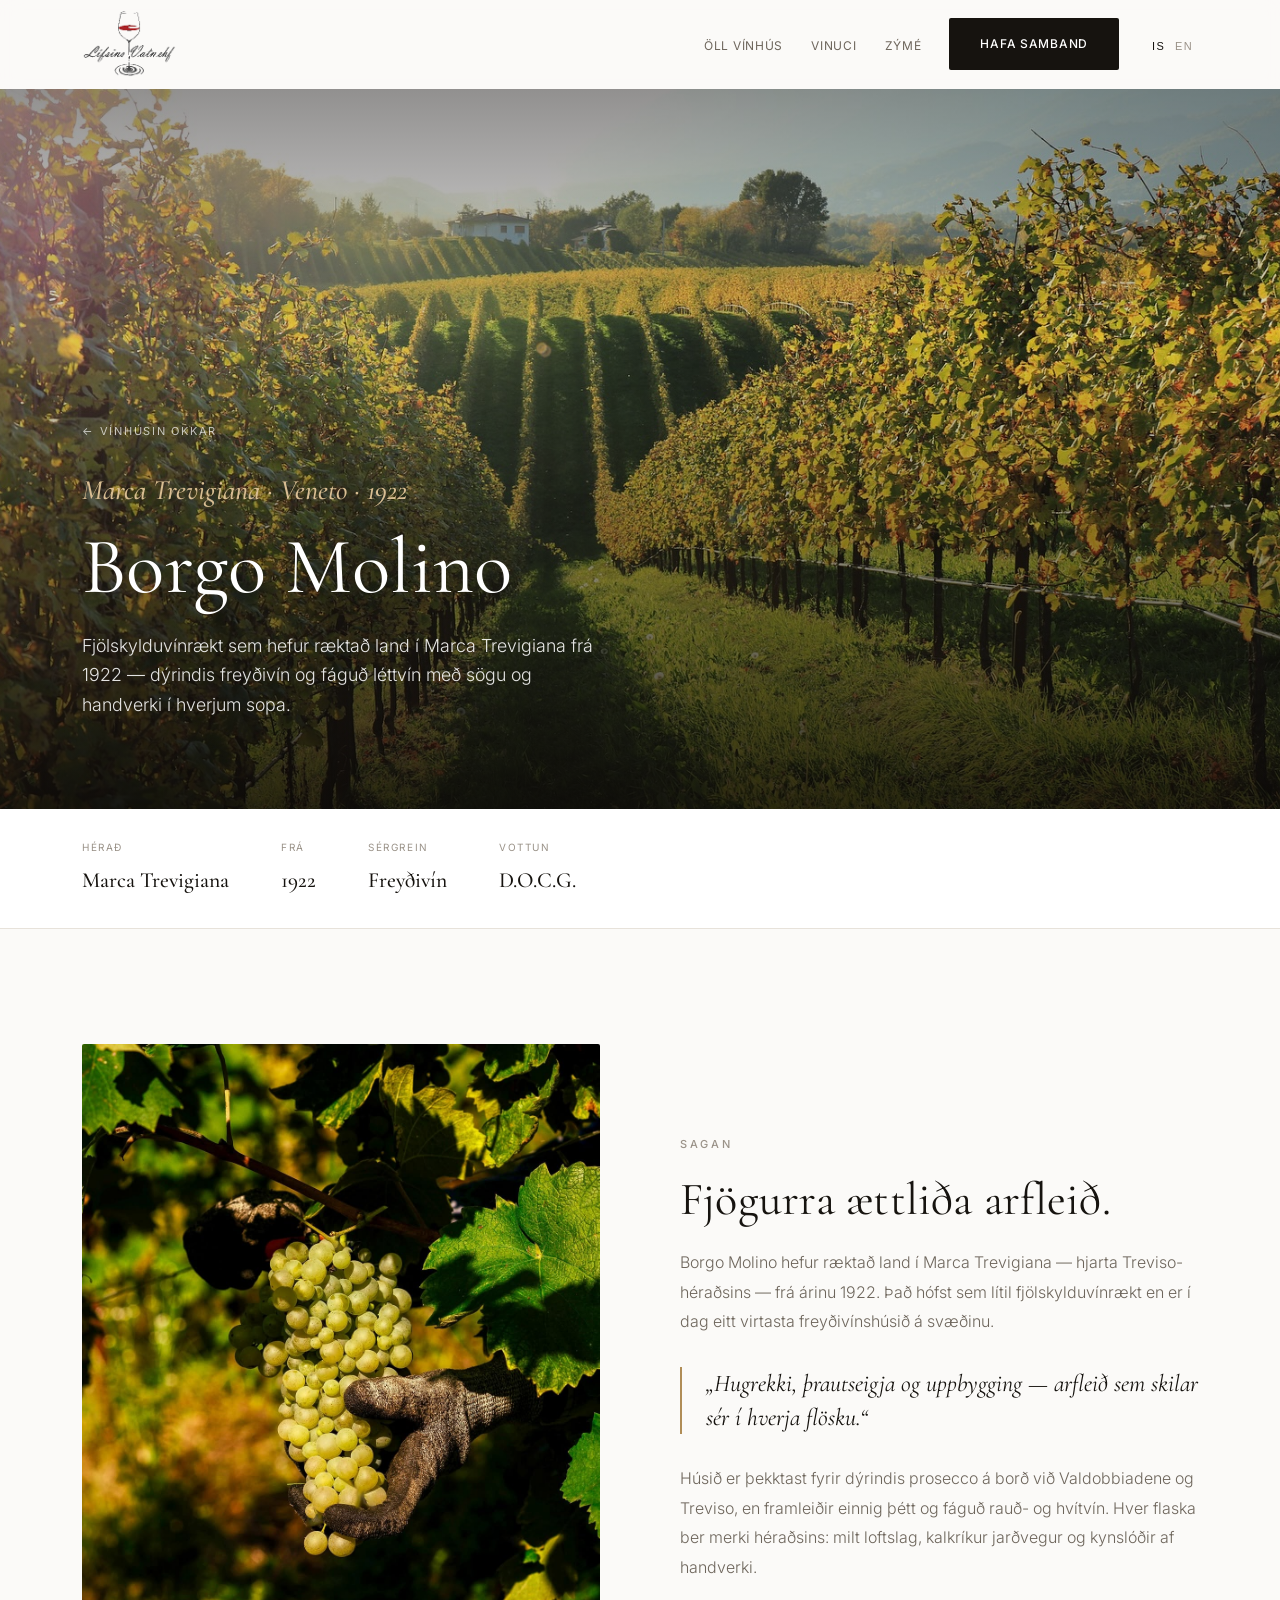
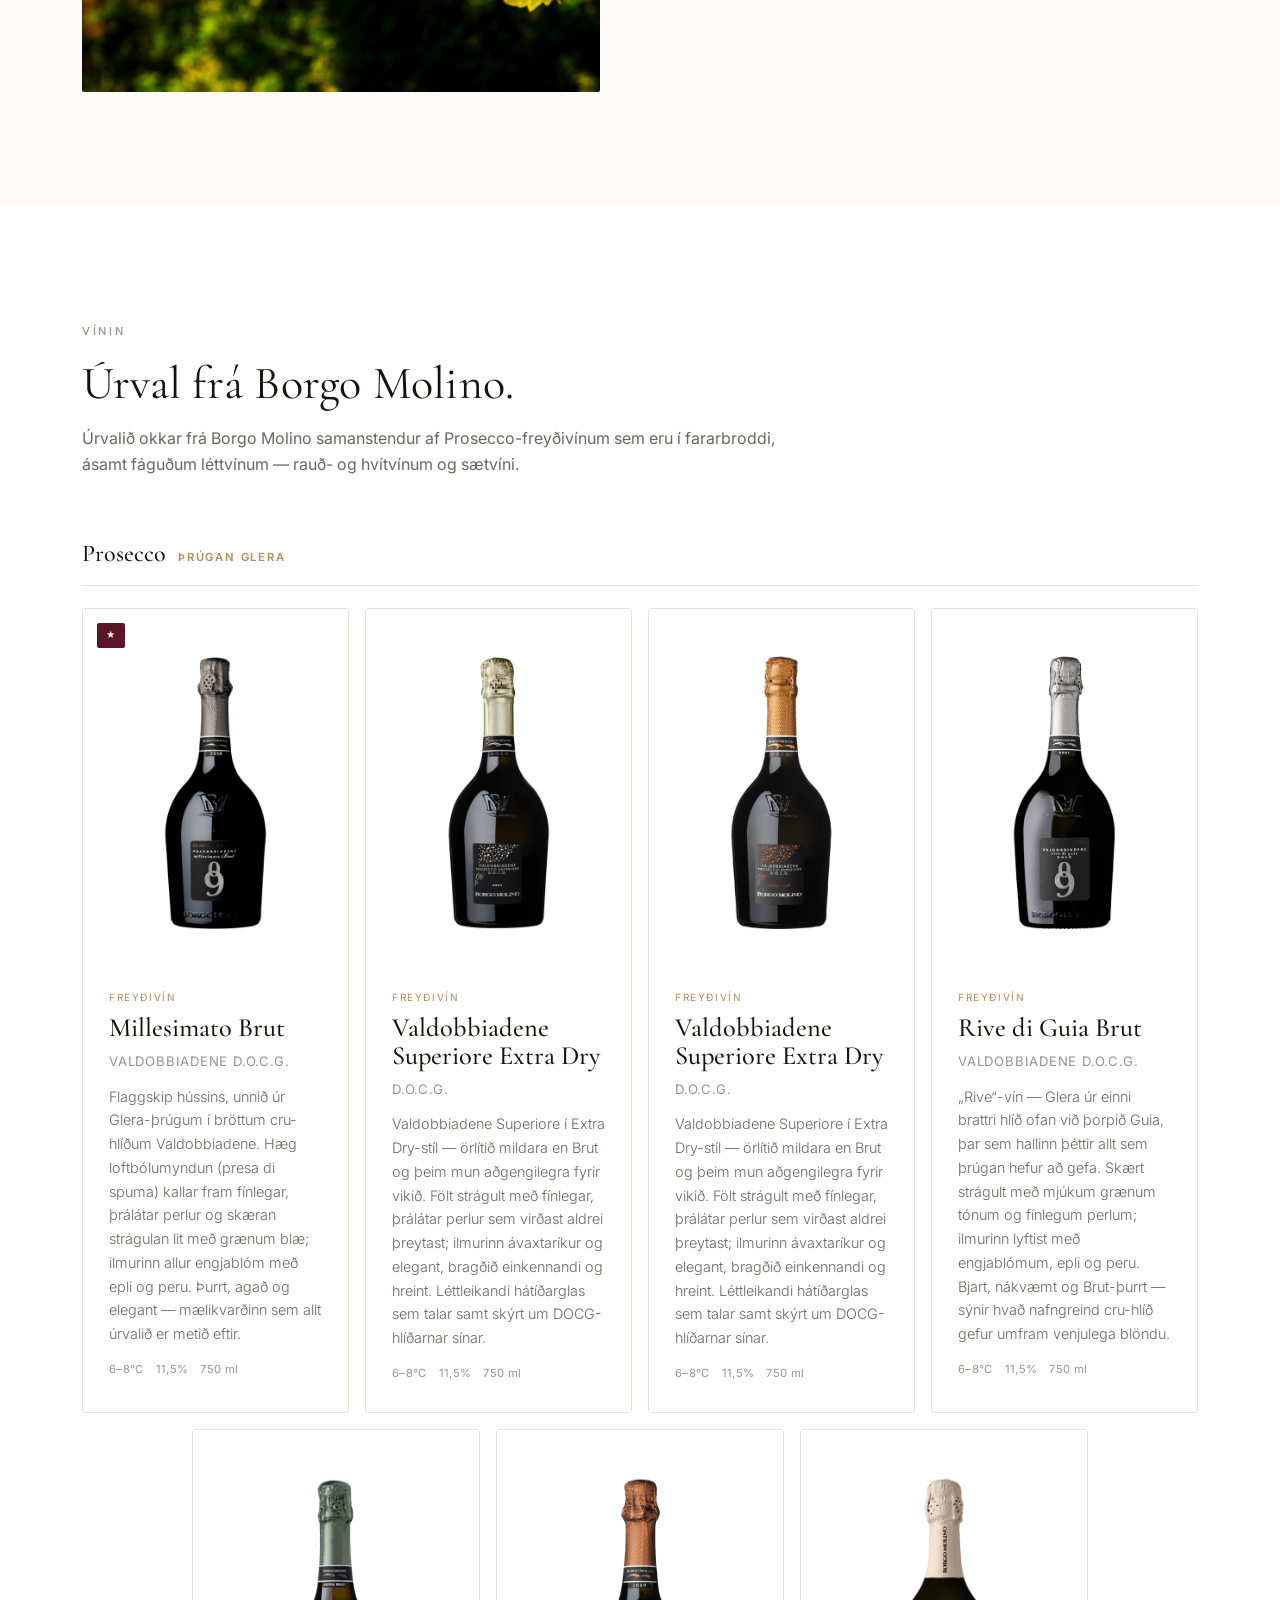
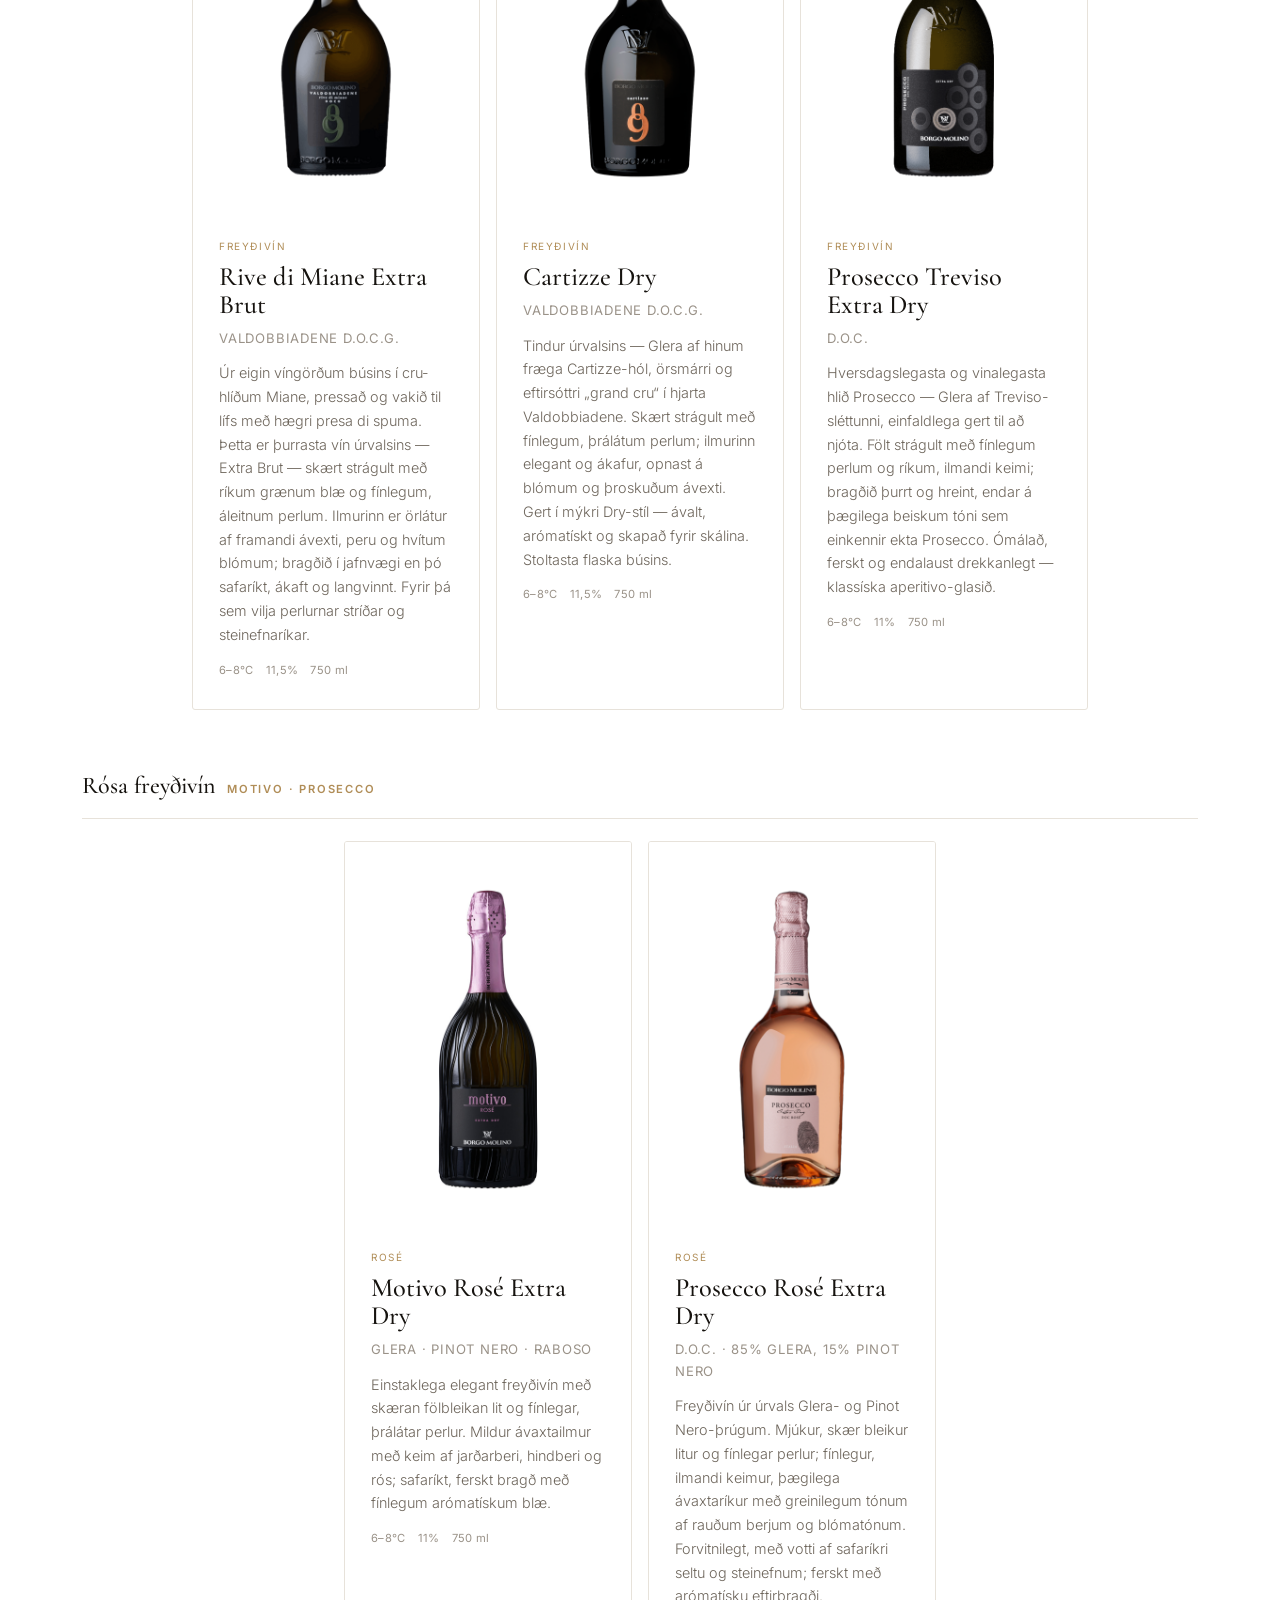
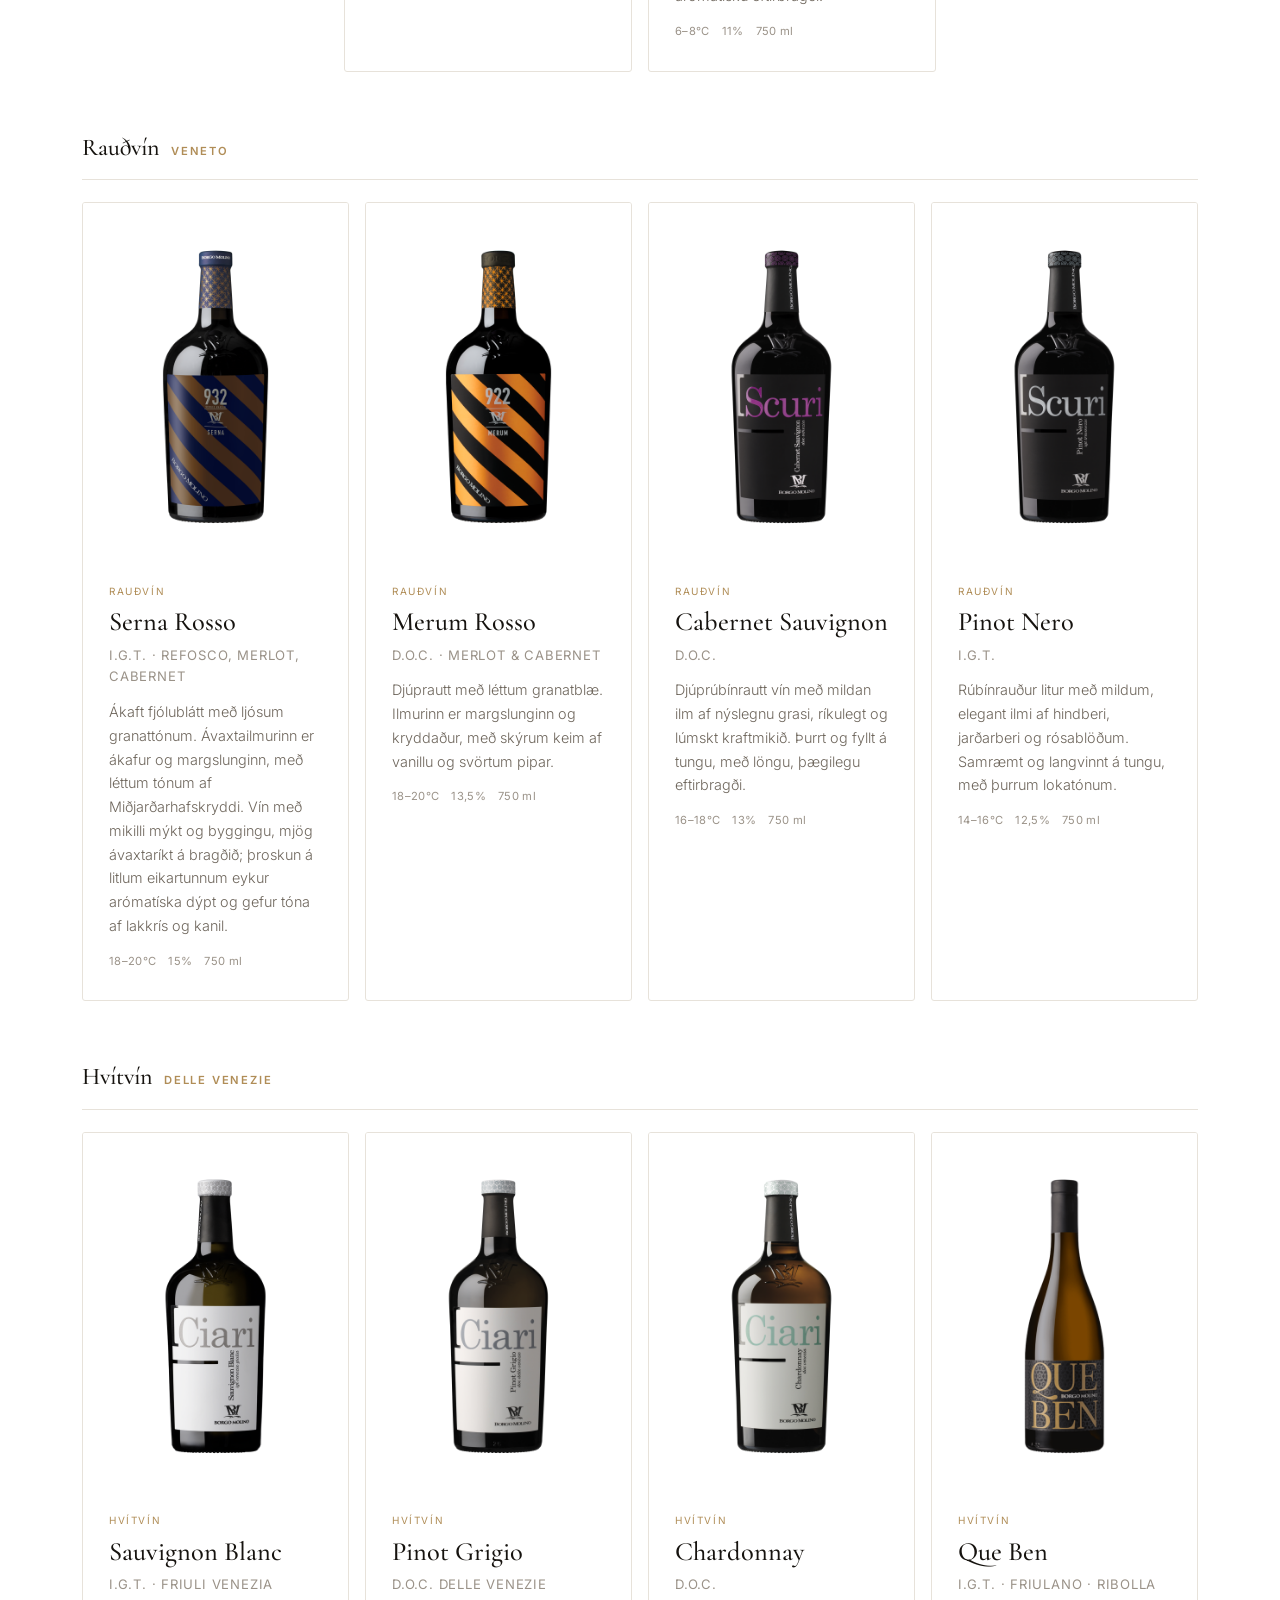
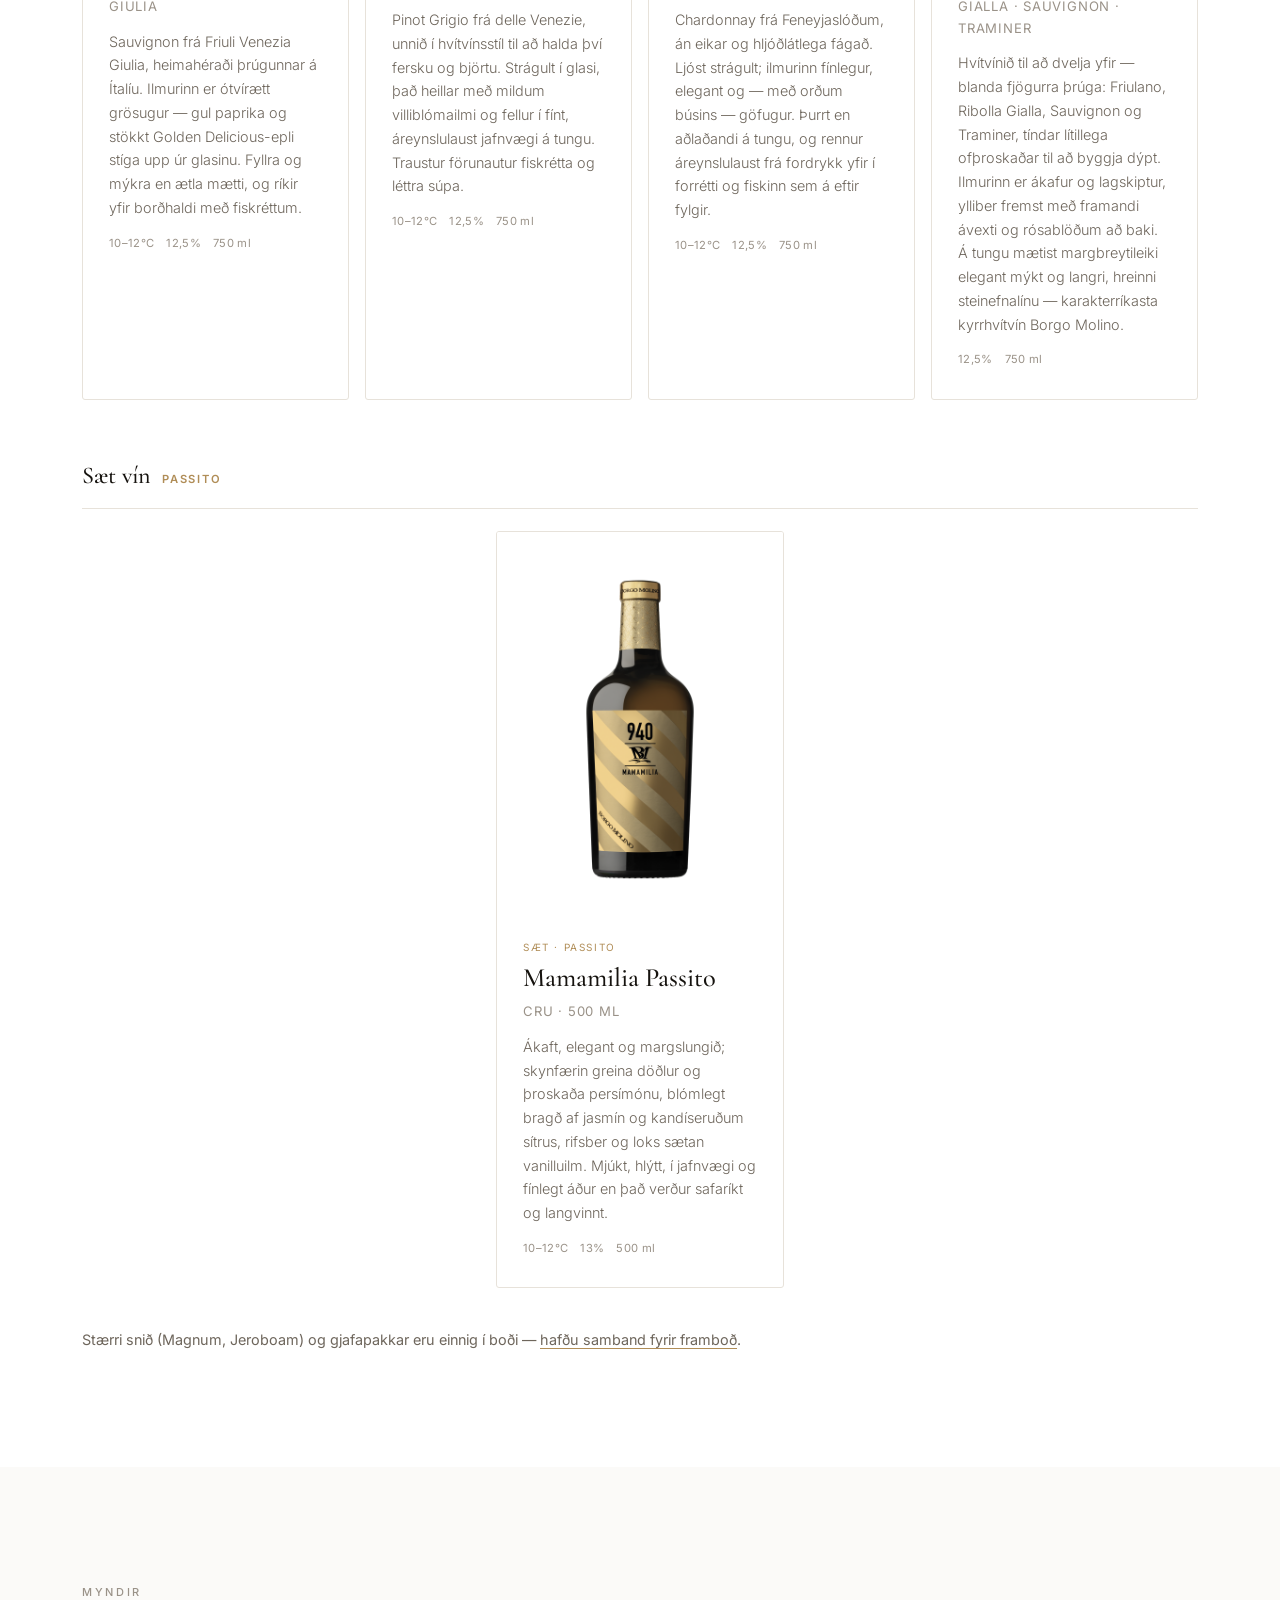
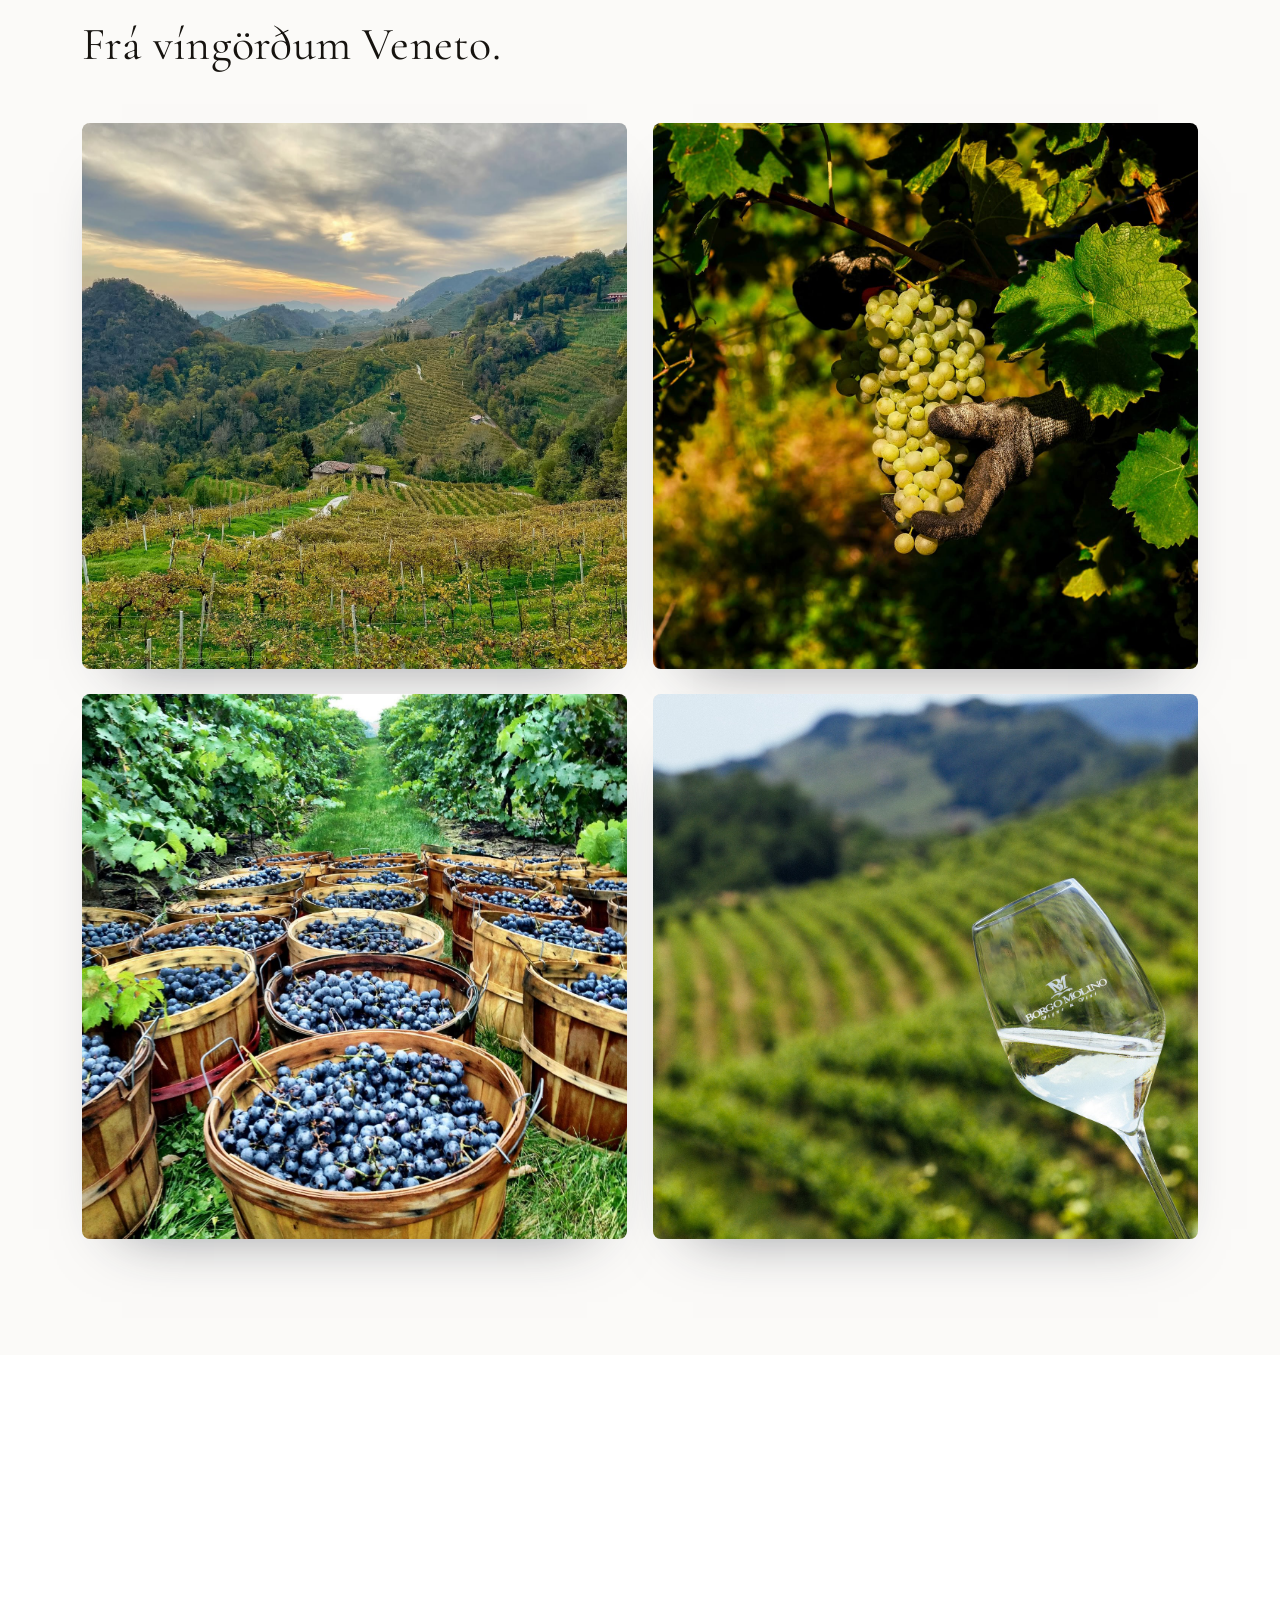
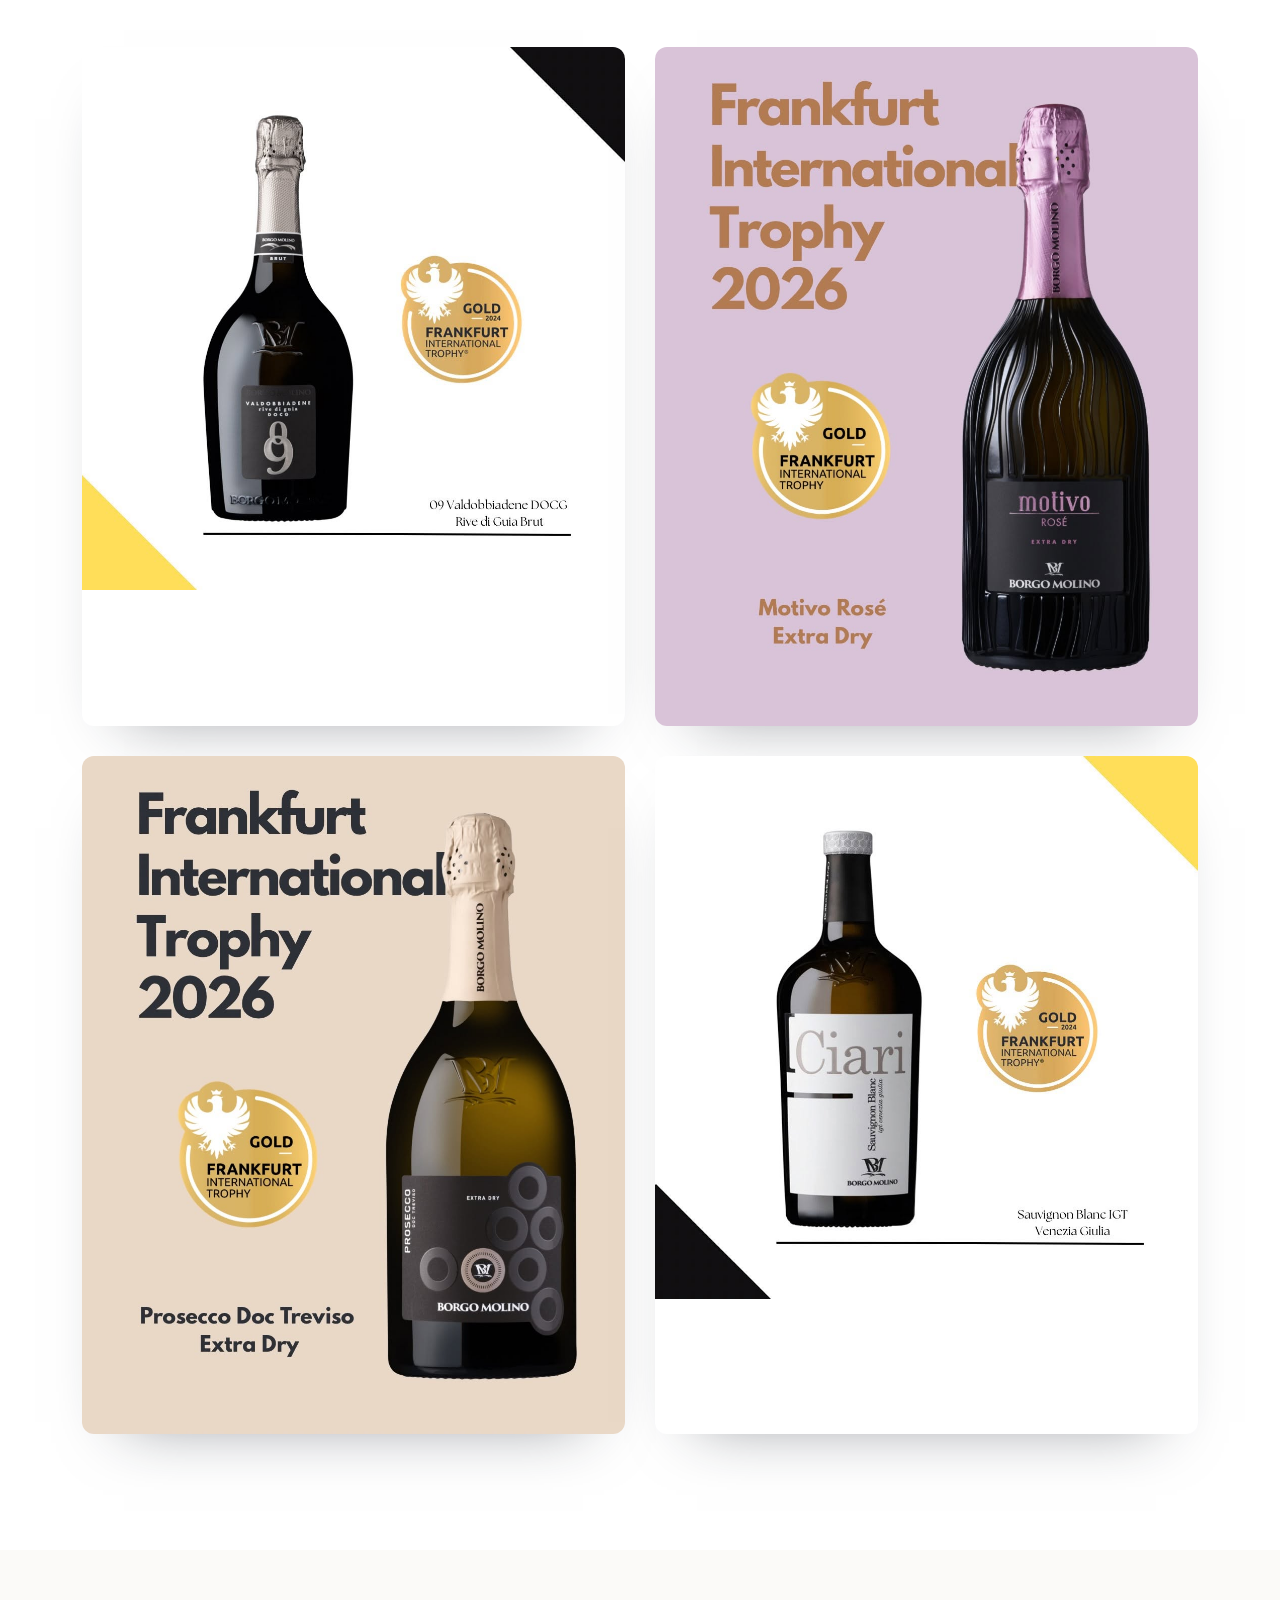
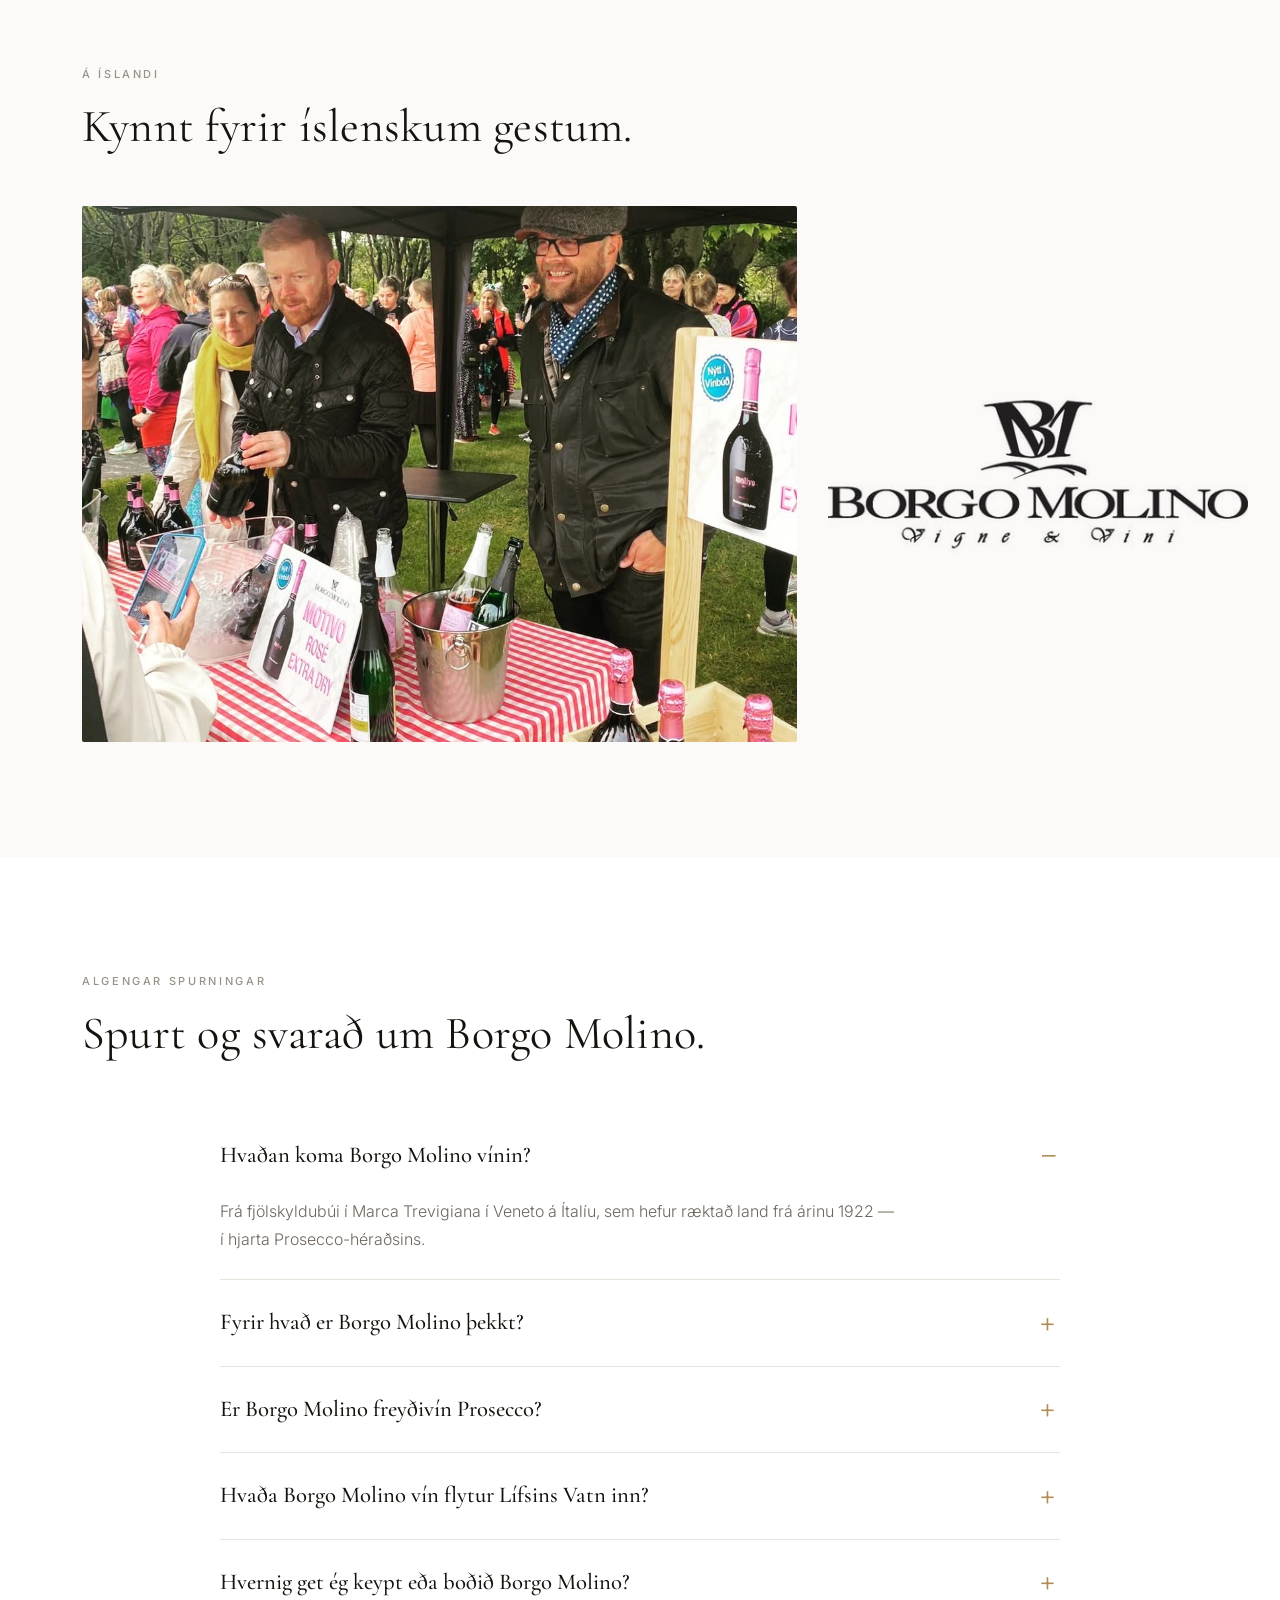
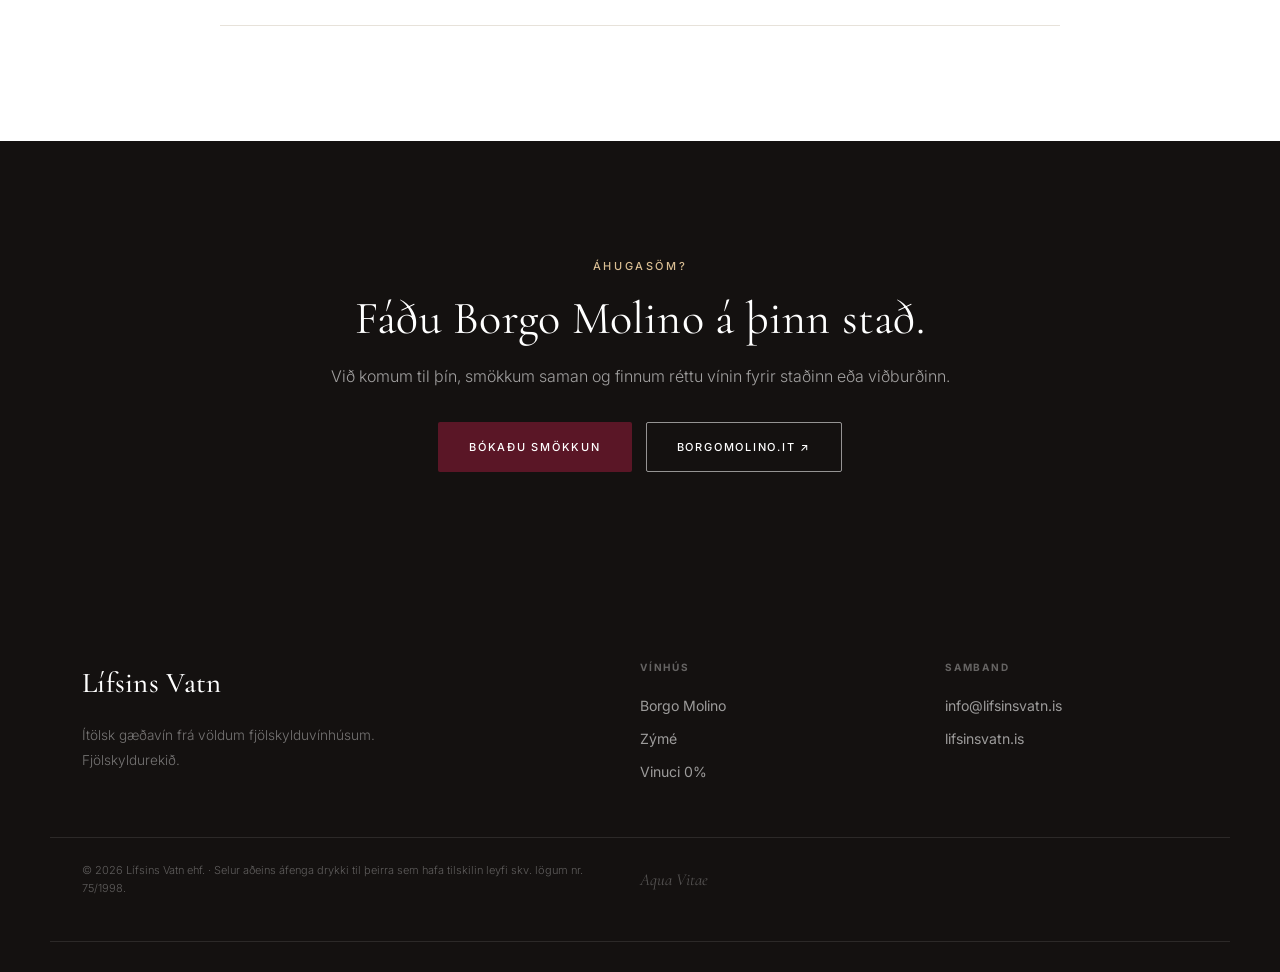
<file: borgo-molino.html>
<!DOCTYPE html>
<html lang="is">
<head>
<meta charset="UTF-8">
<meta name="viewport" content="width=device-width, initial-scale=1.0">
<title>Borgo Molino — Ítölsk freyðivín frá Veneto | Lífsins Vatn</title>
<meta name="description" content="Borgo Molino — fjölskyldubú í Marca Trevigiana, Veneto, frá 1922. Elegant Valdobbiadene-freyðivín og fáguð kyrrvín, einkainnflutt til Íslands af Lífsins Vatn.">
<link rel="canonical" href="https://lifsinsvatn.is/borgo-molino.html">
<meta name="robots" content="index, follow, max-image-preview:large">
<meta name="author" content="Lífsins Vatn ehf">
<meta name="theme-color" content="#5A1626">
<link rel="icon" href="lifsinsvatn_logo_t.png">
<link rel="apple-touch-icon" href="lifsinsvatn_logo_t.png">

<!-- Open Graph — rich preview when the link is shared -->
<meta property="og:type" content="website">
<meta property="og:site_name" content="Lífsins Vatn">
<meta property="og:locale" content="is_IS">
<meta property="og:locale:alternate" content="en_US">
<meta property="og:url" content="https://lifsinsvatn.is/borgo-molino.html">
<meta property="og:title" content="Borgo Molino — Ítölsk freyðivín frá Veneto">
<meta property="og:description" content="Fjölskyldubú í Marca Trevigiana frá 1922 — elegant Valdobbiadene-freyðivín. Einkainnflutt til Íslands af Lífsins Vatn.">
<meta property="og:image" content="https://lifsinsvatn.is/Borgo%20Molino/borgo_2.jpg">
<meta property="og:image:alt" content="Víngarðar Borgo Molino í Marca Trevigiana, Veneto">

<!-- Twitter / X card -->
<meta name="twitter:card" content="summary_large_image">
<meta name="twitter:title" content="Borgo Molino — Ítölsk freyðivín frá Veneto">
<meta name="twitter:description" content="Fjölskyldubú í Marca Trevigiana frá 1922 — elegant Valdobbiadene-freyðivín, einkainnflutt af Lífsins Vatn.">
<meta name="twitter:image" content="https://lifsinsvatn.is/Borgo%20Molino/borgo_2.jpg">

<link rel="preconnect" href="https://fonts.googleapis.com">
<link rel="preconnect" href="https://fonts.gstatic.com" crossorigin>
<link href="https://fonts.googleapis.com/css2?family=Cormorant+Garamond:ital,wght@0,400;0,500;0,600;1,400;1,500&family=Inter:wght@300;400;500;600&display=swap" rel="stylesheet">
<link rel="stylesheet" href="producer.css">

<!-- STRUCTURED DATA (JSON-LD) — Google rich results + AI answer engines. FAQ text mirrors the visible FAQ section. -->
<script type="application/ld+json">
{
  "@context": "https://schema.org",
  "@graph": [
    {
      "@type": "Organization",
      "@id": "https://lifsinsvatn.is/#organization",
      "name": "Lífsins Vatn ehf",
      "url": "https://lifsinsvatn.is/",
      "email": "info@lifsinsvatn.is",
      "telephone": "+354 694 5257",
      "logo": "https://lifsinsvatn.is/lifsinsvatn_logo_t.png",
      "address": { "@type": "PostalAddress", "addressLocality": "Garðabær", "addressCountry": "IS" }
    },
    {
      "@type": "WebPage",
      "@id": "https://lifsinsvatn.is/borgo-molino.html#webpage",
      "url": "https://lifsinsvatn.is/borgo-molino.html",
      "name": "Borgo Molino — Ítölsk freyðivín frá Veneto",
      "description": "Fjölskyldubú í Marca Trevigiana, Veneto, frá 1922 — elegant Valdobbiadene-freyðivín, einkainnflutt af Lífsins Vatn.",
      "inLanguage": "is",
      "about": { "@id": "https://lifsinsvatn.is/borgo-molino.html#brand" }
    },
    {
      "@type": "Brand",
      "@id": "https://lifsinsvatn.is/borgo-molino.html#brand",
      "name": "Borgo Molino",
      "foundingDate": "1922",
      "description": "Fjölskyldubú í Marca Trevigiana í Veneto á Ítalíu, stofnað 1922. Þekkt fyrir elegant Valdobbiadene- og Treviso-freyðivín (Prosecco) og fáguð kyrrvín.",
      "url": "https://lifsinsvatn.is/borgo-molino.html"
    },
    {
      "@type": "BreadcrumbList",
      "itemListElement": [
        { "@type": "ListItem", "position": 1, "name": "Lífsins Vatn", "item": "https://lifsinsvatn.is/" },
        { "@type": "ListItem", "position": 2, "name": "Vínhús", "item": "https://lifsinsvatn.is/#producers" },
        { "@type": "ListItem", "position": 3, "name": "Borgo Molino" }
      ]
    },
    {
      "@type": "ItemList",
      "name": "Borgo Molino — úrval hjá Lífsins Vatn",
      "numberOfItems": 3,
      "itemListElement": [
        { "@type": "ListItem", "position": 1, "item": {
          "@type": "Product", "name": "Borgo Molino Millesimato Brut",
          "category": "Freyðivín · Valdobbiadene D.O.C.G.", "brand": { "@id": "https://lifsinsvatn.is/borgo-molino.html#brand" },
          "image": "https://lifsinsvatn.is/Borgo%20Molino/borgo_1.jpg",
          "description": "Fágað árgangs-freyðivín úr Glera-þrúgunni — fínlegar perlur, epli og hvít blóm." } },
        { "@type": "ListItem", "position": 2, "item": {
          "@type": "Product", "name": "Borgo Molino Millesimato Jeroboam (3 L)",
          "category": "Freyðivín · Stórt snið", "brand": { "@id": "https://lifsinsvatn.is/borgo-molino.html#brand" },
          "image": "https://lifsinsvatn.is/Borgo%20Molino/Millesimato_jeroboam.avif",
          "description": "Þriggja lítra flaska í viðarkassa — miðjuborðsstykki fyrir stór tilefni." } },
        { "@type": "ListItem", "position": 3, "item": {
          "@type": "Product", "name": "Borgo Molino Motivo Rosé Extra Dry",
          "category": "Freyðivín · Rosé", "brand": { "@id": "https://lifsinsvatn.is/borgo-molino.html#brand" },
          "image": "https://lifsinsvatn.is/Borgo%20Molino/Motivo_rose.jpg",
          "description": "Fölbleikt og glæsilegt — jarðarber, hindber og rós; ferskt og ilmandi." } }
      ]
    },
    {
      "@type": "FAQPage",
      "@id": "https://lifsinsvatn.is/borgo-molino.html#faq",
      "mainEntity": [
        { "@type": "Question", "name": "Hvaðan koma Borgo Molino vínin?",
          "acceptedAnswer": { "@type": "Answer", "text": "Frá fjölskyldubúi í Marca Trevigiana í Veneto á Ítalíu, sem hefur ræktað land frá árinu 1922 — í hjarta Prosecco-héraðsins." } },
        { "@type": "Question", "name": "Fyrir hvað er Borgo Molino þekkt?",
          "acceptedAnswer": { "@type": "Answer", "text": "Elegant Valdobbiadene- og Treviso-freyðivín, auk fágaðra rauð- og hvítvína. Húsið er eitt virtasta freyðivínshús svæðisins." } },
        { "@type": "Question", "name": "Er Borgo Molino freyðivín Prosecco?",
          "acceptedAnswer": { "@type": "Answer", "text": "Já. Valdobbiadene D.O.C.G. er hágæðaflokkur Prosecco úr Glera-þrúgunni, og Marca Trevigiana er hjarta Prosecco-héraðsins." } },
        { "@type": "Question", "name": "Hvaða Borgo Molino vín flytur Lífsins Vatn inn?",
          "acceptedAnswer": { "@type": "Answer", "text": "Meðal annars Millesimato Brut (Valdobbiadene D.O.C.G.), Millesimato Jeroboam í 3 lítra sniði og Motivo Rosé Extra Dry. Fleiri rauð, hvít og freyðivín eru í boði." } },
        { "@type": "Question", "name": "Hvernig get ég keypt eða boðið Borgo Molino?",
          "acceptedAnswer": { "@type": "Answer", "text": "Lífsins Vatn flytur Borgo Molino inn til Íslands og útvegar veitingastöðum, hótelum og einstaklingum með tilskilin leyfi. Vínin fást einnig í sérvöldum verslunum ÁTVR (Vínbúðinni). Hafðu samband í info@lifsinsvatn.is eða síma +354 694 5257." } }
      ]
    }
  ]
}
</script>
<style>
  /* ---- GALLERY — enlarged 2×2 feature layout (Veneto) ---- */
  .gallery{grid-template-columns:1fr 1fr;gap:clamp(16px,2vw,28px)}
  .gallery figure{border-radius:8px;box-shadow:0 30px 60px -40px rgba(30,35,48,.55)}
  @media(max-width:680px){.gallery{grid-template-columns:1fr}}

  /* ---- PRESS — producer logo centred in the whitespace beside the photo ---- */
  .press-body{display:flex;align-items:center;justify-content:center;overflow:visible}
  /* fixed width so it can grow past its narrow grid column, centred, safe gap to the photo */
  .press-logo{flex:0 0 auto;width:420px;max-width:none;height:auto;margin:0;mix-blend-mode:multiply}
  /* minmax(0,1fr) stops the wide logo from expanding its track (which would shrink the photo) */
  @media(min-width:881px){ .press-grid{grid-template-columns:2fr minmax(0,1fr)} }
  @media(max-width:880px){ .press-logo{width:100%;max-width:360px} }

  /* ---- AWARDS — Frankfurt International Trophy cards ---- */
  .awards-shots{display:grid;grid-template-columns:1fr 1fr;gap:clamp(16px,2.4vw,30px);margin-top:10px}
  .awards-shots figure{margin:0;overflow:hidden;border-radius:12px;background:#fff;
    box-shadow:0 30px 60px -42px rgba(30,35,48,.5);transition:transform .5s cubic-bezier(.2,.6,.2,1),box-shadow .5s}
  .awards-shots figure:hover{transform:translateY(-5px);box-shadow:0 38px 68px -40px rgba(30,35,48,.55)}
  .awards-shots img{width:100%;height:auto;display:block}
  @media(max-width:620px){.awards-shots{grid-template-columns:1fr;max-width:420px;margin-inline:auto}}
</style>
</head>
<body>

<nav class="nav">
  <div class="wrap">
    <a href="index.html" class="nav-logo"><img src="lifsinsvatn_logo_nav.png" alt="Lífsins Vatn ehf"></a>
    <ul class="nav-links">
      <li class="hide-sm"><a href="index.html#producers"><span class="is-t">Öll vínhús</span><span class="en-t">All estates</span></a></li>
      <li class="hide-sm"><a href="vinuci.html">Vinuci</a></li>
      <li class="hide-sm"><a href="zyme.html">Zýmé</a></li>
      <li><a href="index.html#contact" class="btn btn-dark" style="color:#fff"><span class="is-t">Hafa samband</span><span class="en-t">Get in touch</span></a></li>
      <li class="lang-li"><span class="lang"><button id="btnIs" class="active" onclick="setLang('is')">IS</button><button id="btnEn" onclick="setLang('en')">EN</button></span></li>
    </ul>
  </div>
</nav>

<header class="phero">
  <div class="phero-bg"><img src="Borgo%20Molino/borgo_2.jpg" alt="Víngarðar Borgo Molino í Marca Trevigiana, Veneto"></div>
  <div class="wrap phero-inner">
    <a href="index.html#producers" class="phero-back">← <span class="is-t">Vínhúsin okkar</span><span class="en-t">Our estates</span></a>
    <span class="phero-region">Marca Trevigiana · Veneto · 1922</span>
    <h1 class="h1">Borgo Molino</h1>
    <p class="phero-lead"><span class="is-t">Fjölskylduvínrækt sem hefur ræktað land í Marca Trevigiana frá 1922 — dýrindis freyðivín og fáguð léttvín með sögu og handverki í hverjum sopa.</span><span class="en-t">A family winery that has worked the land of Marca Trevigiana since 1922 — exquisite sparkling wines and refined still wines, with history and craft in every sip.</span></p>
  </div>
</header>

<div class="facts">
  <div class="wrap">
    <div class="fact"><div class="k"><span class="is-t">Hérað</span><span class="en-t">Region</span></div><div class="v">Marca Trevigiana</div></div>
    <div class="fact"><div class="k"><span class="is-t">Frá</span><span class="en-t">Since</span></div><div class="v">1922</div></div>
    <div class="fact"><div class="k"><span class="is-t">Sérgrein</span><span class="en-t">Specialty</span></div><div class="v"><span class="is-t">Freyðivín</span><span class="en-t">Sparkling</span></div></div>
    <div class="fact"><div class="k"><span class="is-t">Vottun</span><span class="en-t">Certification</span></div><div class="v">D.O.C.G.</div></div>
  </div>
</div>

<!-- STORY -->
<section class="section">
  <div class="wrap story">
    <div class="story-media reveal"><img src="Borgo%20Molino/collecting_veneto.jpg" alt="Handtínsla vínberja í víngörðum Borgo Molino í Veneto"></div>
    <div class="story-body reveal">
      <span class="eyebrow"><span class="is-t">Sagan</span><span class="en-t">The story</span></span>
      <h2 class="h2"><span class="is-t">Fjögurra ættliða arfleið.</span><span class="en-t">Four generations of heritage.</span></h2>
      <p><span class="is-t">Borgo Molino hefur ræktað land í Marca Trevigiana — hjarta Treviso-héraðsins — frá árinu 1922. Það hófst sem lítil fjölskylduvínrækt en er í dag eitt virtasta freyðivínshúsið á svæðinu.</span><span class="en-t">Borgo Molino has farmed the land of Marca Trevigiana — the heart of the Treviso region — since 1922. It began as a small family winery and is today one of the region's most respected sparkling-wine houses.</span></p>
      <div class="story-quote"><span class="is-t">„Hugrekki, þrautseigja og uppbygging — arfleið sem skilar sér í hverja flösku.“</span><span class="en-t">"Courage, persistence and structure — an inheritance carried into every bottle."</span></div>
      <p><span class="is-t">Húsið er þekktast fyrir dýrindis prosecco á borð við Valdobbiadene og Treviso, en framleiðir einnig þétt og fáguð rauð- og hvítvín. Hver flaska ber merki héraðsins: milt loftslag, kalkríkur jarðvegur og kynslóðir af handverki.</span><span class="en-t">The house is best known for its exquisite Prosecco — the likes of Valdobbiadene and Treviso — but also produces structured, refined reds and whites. Every bottle carries the mark of its region: a gentle climate, calcareous soils, and generations of craft.</span></p>
    </div>
  </div>
</section>

<!-- WINES -->
<section class="section" style="background:#fff">
  <div class="wrap">
    <div class="sec-head reveal">
      <span class="eyebrow"><span class="is-t">Vínin</span><span class="en-t">The wines</span></span>
      <h2 class="h2"><span class="is-t">Úrval frá Borgo Molino.</span><span class="en-t">A selection from Borgo Molino.</span></h2>
      <p class="muted"><span class="is-t">Úrvalið okkar frá Borgo Molino samanstendur af Prosecco-freyðivínum sem eru í fararbroddi, ásamt fáguðum léttvínum — rauð- og hvítvínum og sætvíni.</span><span class="en-t">Our selection from Borgo Molino is led by its Prosecco sparkling wines, alongside refined still reds and whites and a sweet wine.</span></p>
    </div>
    <div class="wine-group reveal">
      <h3 class="wg-title"><span class="is-t">Prosecco</span><span class="en-t">Prosecco</span> <small><span class="is-t">þrúgan Glera</span><span class="en-t">the Glera grape</span></small></h3>
      <div class="wines-grid four" data-stagger>
      <article class="wine-card reveal">
        <div class="wine-shot bottle shot-light"><span class="wine-tag">★</span><img src="Borgo%20Molino/cat_millesimato-brut.png" alt="Borgo Molino 09 Millesimato Brut Valdobbiadene DOCG" loading="lazy"></div>
        <div class="wine-info">
          <div class="wine-cat"><span class="is-t">Freyðivín</span><span class="en-t">Sparkling</span></div>
          <h3>Millesimato Brut</h3>
          <div class="wine-grape">Valdobbiadene D.O.C.G.</div>
          <p><span class="is-t">Flaggskip hússins, unnið úr Glera-þrúgum í bröttum cru-hlíðum Valdobbiadene. Hæg loftbólumyndun (presa di spuma) kallar fram fínlegar, þrálátar perlur og skæran strágulan lit með grænum blæ; ilmurinn allur engjablóm með epli og peru. Þurrt, agað og elegant — mælikvarðinn sem allt úrvalið er metið eftir.</span><span class="en-t">The estate's flagship, drawn from Glera on the steep cru hillsides of Valdobbiadene. A slow presa di spuma coaxes out a fine, persistent perlage and a brilliant straw-yellow shot with green; the nose is all meadow flowers, orchard apple and pear. Dry, poised and elegant — the benchmark the rest of the range is measured against.</span></p>
          <div class="wine-meta"><span>6–8°C</span><span>11,5%</span><span>750 ml</span></div>
        </div>
      </article>
      <article class="wine-card reveal">
        <div class="wine-shot bottle shot-light"><img src="Borgo%20Molino/cat_valdobbiadene-superiore-brut.png" alt="Borgo Molino Valdobbiadene Superiore Extra Dry DOCG" loading="lazy"></div>
        <div class="wine-info">
          <div class="wine-cat"><span class="is-t">Freyðivín</span><span class="en-t">Sparkling</span></div>
          <h3>Valdobbiadene Superiore Extra Dry</h3>
          <div class="wine-grape">D.O.C.G.</div>
          <p><span class="is-t">Valdobbiadene Superiore í Extra Dry-stíl — örlítið mildara en Brut og þeim mun aðgengilegra fyrir vikið. Fölt strágult með fínlegar, þrálátar perlur sem virðast aldrei þreytast; ilmurinn ávaxtaríkur og elegant, bragðið einkennandi og hreint. Léttleikandi hátíðarglas sem talar samt skýrt um DOCG-hlíðarnar sínar.</span><span class="en-t">A Valdobbiadene Superiore in the Extra Dry style — a whisper softer than a Brut, and all the more welcoming for it. Pale straw-yellow with a fine, persistent perlage that never seems to tire; the bouquet is fruity and elegant, the taste characteristic and clean. An easy, celebratory glass that still speaks clearly of its DOCG hills.</span></p>
          <div class="wine-meta"><span>6–8°C</span><span>11,5%</span><span>750 ml</span></div>
        </div>
      </article>
      <article class="wine-card reveal">
        <div class="wine-shot bottle shot-light"><img src="Borgo%20Molino/cat_valdobbiadene-superiore-extradry.png" alt="Borgo Molino Valdobbiadene Superiore Extra Dry DOCG" loading="lazy"></div>
        <div class="wine-info">
          <div class="wine-cat"><span class="is-t">Freyðivín</span><span class="en-t">Sparkling</span></div>
          <h3>Valdobbiadene Superiore Extra Dry</h3>
          <div class="wine-grape">D.O.C.G.</div>
          <p><span class="is-t">Valdobbiadene Superiore í Extra Dry-stíl — örlítið mildara en Brut og þeim mun aðgengilegra fyrir vikið. Fölt strágult með fínlegar, þrálátar perlur sem virðast aldrei þreytast; ilmurinn ávaxtaríkur og elegant, bragðið einkennandi og hreint. Léttleikandi hátíðarglas sem talar samt skýrt um DOCG-hlíðarnar sínar.</span><span class="en-t">A Valdobbiadene Superiore in the Extra Dry style — a whisper softer than a Brut, and all the more welcoming for it. Pale straw-yellow with a fine, persistent perlage that never seems to tire; the bouquet is fruity and elegant, the taste characteristic and clean. An easy, celebratory glass that still speaks clearly of its DOCG hills.</span></p>
          <div class="wine-meta"><span>6–8°C</span><span>11,5%</span><span>750 ml</span></div>
        </div>
      </article>
      <article class="wine-card reveal">
        <div class="wine-shot bottle shot-light"><img src="Borgo%20Molino/cat_rive-di-guia-brut.png" alt="Borgo Molino 09 Valdobbiadene Rive di Guia Brut DOCG" loading="lazy"></div>
        <div class="wine-info">
          <div class="wine-cat"><span class="is-t">Freyðivín</span><span class="en-t">Sparkling</span></div>
          <h3>Rive di Guia Brut</h3>
          <div class="wine-grape">Valdobbiadene D.O.C.G.</div>
          <p><span class="is-t">„Rive“-vín — Glera úr einni brattri hlíð ofan við þorpið Guia, þar sem hallinn þéttir allt sem þrúgan hefur að gefa. Skært strágult með mjúkum grænum tónum og fínlegum perlum; ilmurinn lyftist með engjablómum, epli og peru. Bjart, nákvæmt og Brut-þurrt — sýnir hvað nafngreind cru-hlíð gefur umfram venjulega blöndu.</span><span class="en-t">A 'Rive' bottling — Glera from a single steep hillside above the hamlet of Guia, where the slope concentrates everything the grape has to give. Brilliant straw-yellow with soft green lights and a fine perlage; the bouquet lifts with meadow flowers, apple and pear. Bright, precise and Brut-dry — proof of what a named cru brings over a blend.</span></p>
          <div class="wine-meta"><span>6–8°C</span><span>11,5%</span><span>750 ml</span></div>
        </div>
      </article>
      <article class="wine-card reveal">
        <div class="wine-shot bottle shot-light"><img src="Borgo%20Molino/cat_rive-di-miane.png" alt="Borgo Molino Valdobbiadene Rive di Miane Extra Brut DOCG" loading="lazy"></div>
        <div class="wine-info">
          <div class="wine-cat"><span class="is-t">Freyðivín</span><span class="en-t">Sparkling</span></div>
          <h3>Rive di Miane Extra Brut</h3>
          <div class="wine-grape">Valdobbiadene D.O.C.G.</div>
          <p><span class="is-t">Úr eigin víngörðum búsins í cru-hlíðum Miane, pressað og vakið til lífs með hægri presa di spuma. Þetta er þurrasta vín úrvalsins — Extra Brut — skært strágult með ríkum grænum blæ og fínlegum, áleitnum perlum. Ilmurinn er örlátur af framandi ávexti, peru og hvítum blómum; bragðið í jafnvægi en þó safaríkt, ákaft og langvinnt. Fyrir þá sem vilja perlurnar stríðar og steinefnaríkar.</span><span class="en-t">From the estate's own vines on the cru slopes of Miane, pressed and brought to sparkle with a slow presa di spuma. This is the range's driest wine — an Extra Brut — brilliant straw with green reflections and a fine, insistent perlage. The nose is generous with exotic fruit, pear and white flowers; the palate is balanced yet savoury, intense and long. One for those who like their bubbles taut and mineral.</span></p>
          <div class="wine-meta"><span>6–8°C</span><span>11,5%</span><span>750 ml</span></div>
        </div>
      </article>
      <article class="wine-card reveal">
        <div class="wine-shot bottle shot-light"><img src="Borgo%20Molino/cat_cartizze-dry.png" alt="Borgo Molino Cartizze Valdobbiadene DOCG Dry" loading="lazy"></div>
        <div class="wine-info">
          <div class="wine-cat"><span class="is-t">Freyðivín</span><span class="en-t">Sparkling</span></div>
          <h3>Cartizze Dry</h3>
          <div class="wine-grape">Valdobbiadene D.O.C.G.</div>
          <p><span class="is-t">Tindur úrvalsins — Glera af hinum fræga Cartizze-hól, örsmárri og eftirsóttri „grand cru“ í hjarta Valdobbiadene. Skært strágult með fínlegum, þrálátum perlum; ilmurinn elegant og ákafur, opnast á blómum og þroskuðum ávexti. Gert í mýkri Dry-stíl — ávalt, arómatískt og skapað fyrir skálina. Stoltasta flaska búsins.</span><span class="en-t">The summit of the range — Glera from the celebrated Cartizze hill, the tiny, coveted 'grand cru' at the heart of Valdobbiadene. Brilliant straw-yellow with a fine, persistent perlage; the bouquet is elegantly intense, opening on flowers and ripe fruit. Made in the softer Dry style — round, aromatic and built for a toast. The estate's showpiece.</span></p>
          <div class="wine-meta"><span>6–8°C</span><span>11,5%</span><span>750 ml</span></div>
        </div>
      </article>
      <article class="wine-card reveal">
        <div class="wine-shot bottle shot-light"><img src="Borgo%20Molino/cat_prosecco-treviso-extradry.png" alt="Borgo Molino Prosecco Treviso DOC Extra Dry" loading="lazy"></div>
        <div class="wine-info">
          <div class="wine-cat"><span class="is-t">Freyðivín</span><span class="en-t">Sparkling</span></div>
          <h3>Prosecco Treviso Extra Dry</h3>
          <div class="wine-grape">D.O.C.</div>
          <p><span class="is-t">Hversdagslegasta og vinalegasta hlið Prosecco — Glera af Treviso-sléttunni, einfaldlega gert til að njóta. Fölt strágult með fínlegum perlum og ríkum, ilmandi keimi; bragðið þurrt og hreint, endar á þægilega beiskum tóni sem einkennir ekta Prosecco. Ómálað, ferskt og endalaust drekkanlegt — klassíska aperitivo-glasið.</span><span class="en-t">The friendly, everyday face of Prosecco — Glera from the Treviso plain, made simply to be enjoyed. Pale straw-yellow with a fine perlage and a rich, fragrant nose; the taste is dry and clean, closing on the pleasantly bitter note that marks true Prosecco. Uncomplicated, fresh and endlessly drinkable — the classic aperitivo pour.</span></p>
          <div class="wine-meta"><span>6–8°C</span><span>11%</span><span>750 ml</span></div>
        </div>
      </article>
      </div>
    </div>
    <div class="wine-group reveal">
      <h3 class="wg-title"><span class="is-t">Rósa freyðivín</span><span class="en-t">Rosé sparkling</span> <small>Motivo · Prosecco</small></h3>
      <div class="wines-grid four" data-stagger>
      <article class="wine-card reveal">
        <div class="wine-shot bottle shot-light"><img src="Borgo%20Molino/cat_motivo-rose.png" alt="Borgo Molino Motivo Rosé Extra Dry" loading="lazy"></div>
        <div class="wine-info">
          <div class="wine-cat"><span class="is-t">Rosé</span><span class="en-t">Rosé</span></div>
          <h3>Motivo Rosé Extra Dry</h3>
          <div class="wine-grape">Glera · Pinot Nero · Raboso</div>
          <p><span class="is-t">Einstaklega elegant freyðivín með skæran fölbleikan lit og fínlegar, þrálátar perlur. Mildur ávaxtailmur með keim af jarðarberi, hindberi og rós; safaríkt, ferskt bragð með fínlegum arómatískum blæ.</span><span class="en-t">An exquisitely elegant sparkling with a brilliant pale-pink colour and fine, persistent perlage. Delicate fruity fragrance with a bouquet of strawberry, raspberry and rose; a savoury, fresh flavour with a delicate aromatic touch.</span></p>
          <div class="wine-meta"><span>6–8°C</span><span>11%</span><span>750 ml</span></div>
        </div>
      </article>
      <article class="wine-card reveal">
        <div class="wine-shot bottle shot-light"><img src="Borgo%20Molino/cat_prosecco-rose-extradry.png" alt="Borgo Molino Prosecco Rosé DOC Extra Dry" loading="lazy"></div>
        <div class="wine-info">
          <div class="wine-cat"><span class="is-t">Rosé</span><span class="en-t">Rosé</span></div>
          <h3>Prosecco Rosé Extra Dry</h3>
          <div class="wine-grape">D.O.C. · 85% Glera, 15% Pinot Nero</div>
          <p><span class="is-t">Freyðivín úr úrvals Glera- og Pinot Nero-þrúgum. Mjúkur, skær bleikur litur og fínlegar perlur; fínlegur, ilmandi keimur, þægilega ávaxtaríkur með greinilegum tónum af rauðum berjum og blómatónum. Forvitnilegt, með votti af safaríkri seltu og steinefnum; ferskt með arómatísku eftirbragði.</span><span class="en-t">A sparkling from an exclusive selection of Glera and Pinot Nero grapes. Soft, bright pink colour with fine perlage; a delicate, fragrant bouquet, pleasantly fruity with marked hints of red fruit and floral notes. Intriguing, with a touch of savouriness and minerality; fresh, with an aromatic finish.</span></p>
          <div class="wine-meta"><span>6–8°C</span><span>11%</span><span>750 ml</span></div>
        </div>
      </article>
      </div>
    </div>
    <div class="wine-group reveal">
      <h3 class="wg-title"><span class="is-t">Rauðvín</span><span class="en-t">Red wines</span> <small>Veneto</small></h3>
      <div class="wines-grid four" data-stagger>
      <article class="wine-card reveal">
        <div class="wine-shot bottle shot-light"><img src="Borgo%20Molino/cat_serna-rosso.png" alt="Borgo Molino Serna Rosso IGT" loading="lazy"></div>
        <div class="wine-info">
          <div class="wine-cat"><span class="is-t">Rauðvín</span><span class="en-t">Red</span></div>
          <h3>Serna Rosso</h3>
          <div class="wine-grape">I.G.T. · Refosco, Merlot, Cabernet</div>
          <p><span class="is-t">Ákaft fjólublátt með ljósum granattónum. Ávaxtailmurinn er ákafur og margslunginn, með léttum tónum af Miðjarðarhafskryddi. Vín með mikilli mýkt og byggingu, mjög ávaxtaríkt á bragðið; þroskun á litlum eikartunnum eykur arómatíska dýpt og gefur tóna af lakkrís og kanil.</span><span class="en-t">Intense violet with light garnet shades. The fruity fragrance is intense and complex, with light notes of Mediterranean spices. A wine of great softness and structure, very fruity in taste; ageing in small wooden barrels heightens its aromatic complexity, lending notes of liquorice and cinnamon.</span></p>
          <div class="wine-meta"><span>18–20°C</span><span>15%</span><span>750 ml</span></div>
        </div>
      </article>
      <article class="wine-card reveal">
        <div class="wine-shot bottle shot-light"><img src="Borgo%20Molino/cat_merum-rosso.png" alt="Borgo Molino Merum Rosso DOC" loading="lazy"></div>
        <div class="wine-info">
          <div class="wine-cat"><span class="is-t">Rauðvín</span><span class="en-t">Red</span></div>
          <h3>Merum Rosso</h3>
          <div class="wine-grape">D.O.C. · Merlot &amp; Cabernet</div>
          <p><span class="is-t">Djúprautt með léttum granatblæ. Ilmurinn er margslunginn og kryddaður, með skýrum keim af vanillu og svörtum pipar.</span><span class="en-t">Deep red with a light garnet hue. Its bouquet is complex and spicy, with a clear scent of vanilla and black pepper.</span></p>
          <div class="wine-meta"><span>18–20°C</span><span>13,5%</span><span>750 ml</span></div>
        </div>
      </article>
      <article class="wine-card reveal">
        <div class="wine-shot bottle shot-light"><img src="Borgo%20Molino/cat_cabernet-sauvignon.png" alt="Borgo Molino Cabernet Sauvignon DOC" loading="lazy"></div>
        <div class="wine-info">
          <div class="wine-cat"><span class="is-t">Rauðvín</span><span class="en-t">Red</span></div>
          <h3>Cabernet Sauvignon</h3>
          <div class="wine-grape">D.O.C.</div>
          <p><span class="is-t">Djúprúbínrautt vín með mildan ilm af nýslegnu grasi, ríkulegt og lúmskt kraftmikið. Þurrt og fyllt á tungu, með löngu, þægilegu eftirbragði.</span><span class="en-t">A deep ruby-red wine with a delicate scent of fresh-cut grass, ample and subtly rich. Dry and full on the palate, with a long-lasting, pleasant aftertaste.</span></p>
          <div class="wine-meta"><span>16–18°C</span><span>13%</span><span>750 ml</span></div>
        </div>
      </article>
      <article class="wine-card reveal">
        <div class="wine-shot bottle shot-light"><img src="Borgo%20Molino/cat_pinot-nero.png" alt="Borgo Molino Pinot Nero IGT" loading="lazy"></div>
        <div class="wine-info">
          <div class="wine-cat"><span class="is-t">Rauðvín</span><span class="en-t">Red</span></div>
          <h3>Pinot Nero</h3>
          <div class="wine-grape">I.G.T.</div>
          <p><span class="is-t">Rúbínrauður litur með mildum, elegant ilmi af hindberi, jarðarberi og rósablöðum. Samræmt og langvinnt á tungu, með þurrum lokatónum.</span><span class="en-t">A ruby-red colour with a delicate, elegant fragrance of raspberry, strawberry and rose petals. Harmonious and lingering on the palate, with dry end notes.</span></p>
          <div class="wine-meta"><span>14–16°C</span><span>12,5%</span><span>750 ml</span></div>
        </div>
      </article>
      </div>
    </div>
    <div class="wine-group reveal">
      <h3 class="wg-title"><span class="is-t">Hvítvín</span><span class="en-t">White wines</span> <small>delle Venezie</small></h3>
      <div class="wines-grid four" data-stagger>
      <article class="wine-card reveal">
        <div class="wine-shot bottle shot-light"><img src="Borgo%20Molino/cat_sauvignon-blanc.png" alt="Borgo Molino Sauvignon Blanc IGT Friuli Venezia Giulia" loading="lazy"></div>
        <div class="wine-info">
          <div class="wine-cat"><span class="is-t">Hvítvín</span><span class="en-t">White</span></div>
          <h3>Sauvignon Blanc</h3>
          <div class="wine-grape">I.G.T. · Friuli Venezia Giulia</div>
          <p><span class="is-t">Sauvignon frá Friuli Venezia Giulia, heimahéraði þrúgunnar á Ítalíu. Ilmurinn er ótvírætt grösugur — gul paprika og stökkt Golden Delicious-epli stíga upp úr glasinu. Fyllra og mýkra en ætla mætti, og ríkir yfir borðhaldi með fiskréttum.</span><span class="en-t">Sauvignon from Friuli Venezia Giulia, Italy's home ground for the grape. The bouquet is unmistakably verdant — yellow bell pepper and crisp Golden Delicious apple leap from the glass. Fuller-bodied and smoother than you might expect, it reigns supreme at the table with fish.</span></p>
          <div class="wine-meta"><span>10–12°C</span><span>12,5%</span><span>750 ml</span></div>
        </div>
      </article>
      <article class="wine-card reveal">
        <div class="wine-shot bottle shot-light"><img src="Borgo%20Molino/cat_pinot-grigio.png" alt="Borgo Molino Pinot Grigio DOC delle Venezie" loading="lazy"></div>
        <div class="wine-info">
          <div class="wine-cat"><span class="is-t">Hvítvín</span><span class="en-t">White</span></div>
          <h3>Pinot Grigio</h3>
          <div class="wine-grape">D.O.C. delle Venezie</div>
          <p><span class="is-t">Pinot Grigio frá delle Venezie, unnið í hvítvínsstíl til að halda því fersku og björtu. Strágult í glasi, það heillar með mildum villiblómailmi og fellur í fínt, áreynslulaust jafnvægi á tungu. Traustur förunautur fiskrétta og léttra súpa.</span><span class="en-t">A Pinot Grigio of the delle Venezie, vinified in the white style to keep it fresh and bright. Straw-yellow in the glass, it charms with a gentle scent of wildflowers and settles into fine, easy balance on the palate. A dependable companion to fish dishes and light soups.</span></p>
          <div class="wine-meta"><span>10–12°C</span><span>12,5%</span><span>750 ml</span></div>
        </div>
      </article>
      <article class="wine-card reveal">
        <div class="wine-shot bottle shot-light"><img src="Borgo%20Molino/cat_chardonnay.png" alt="Borgo Molino Chardonnay DOC" loading="lazy"></div>
        <div class="wine-info">
          <div class="wine-cat"><span class="is-t">Hvítvín</span><span class="en-t">White</span></div>
          <h3>Chardonnay</h3>
          <div class="wine-grape">D.O.C.</div>
          <p><span class="is-t">Chardonnay frá Feneyjaslóðum, án eikar og hljóðlátlega fágað. Ljóst strágult; ilmurinn fínlegur, elegant og — með orðum búsins — göfugur. Þurrt en aðlaðandi á tungu, og rennur áreynslulaust frá fordrykk yfir í forrétti og fiskinn sem á eftir fylgir.</span><span class="en-t">Chardonnay from around Venezia, unoaked and quietly refined. Light straw-yellow; its bouquet is delicate, elegant and — in the estate's own word — noble. Dry yet inviting on the palate, it moves easily from aperitif to the first courses and fish that follow.</span></p>
          <div class="wine-meta"><span>10–12°C</span><span>12,5%</span><span>750 ml</span></div>
        </div>
      </article>
      <article class="wine-card reveal">
        <div class="wine-shot bottle shot-light"><img src="Borgo%20Molino/cat_que-ben.png" alt="Borgo Molino Que Ben IGT White" loading="lazy"></div>
        <div class="wine-info">
          <div class="wine-cat"><span class="is-t">Hvítvín</span><span class="en-t">White</span></div>
          <h3>Que Ben</h3>
          <div class="wine-grape">I.G.T. · Friulano · Ribolla Gialla · Sauvignon · Traminer</div>
          <p><span class="is-t">Hvítvínið til að dvelja yfir — blanda fjögurra þrúga: Friulano, Ribolla Gialla, Sauvignon og Traminer, tíndar lítillega ofþroskaðar til að byggja dýpt. Ilmurinn er ákafur og lagskiptur, ylliber fremst með framandi ávexti og rósablöðum að baki. Á tungu mætist margbreytileiki elegant mýkt og langri, hreinni steinefnalínu — karakterríkasta kyrrhvítvín Borgo Molino.</span><span class="en-t">The white to linger over — a four-grape cuvée of Friulano, Ribolla Gialla, Sauvignon and Traminer, picked slightly overripe to build depth. The bouquet is intense and layered, elderberry to the fore with exotic fruit and rose petal behind. On the palate, complexity meets an elegant softness and a long, clean mineral line — Borgo Molino's most characterful still white.</span></p>
          <div class="wine-meta"><span>12,5%</span><span>750 ml</span></div>
        </div>
      </article>
      </div>
    </div>
    <div class="wine-group reveal">
      <h3 class="wg-title"><span class="is-t">Sæt vín</span><span class="en-t">Sweet wine</span> <small>Passito</small></h3>
      <div class="wines-grid four" data-stagger>
      <article class="wine-card reveal">
        <div class="wine-shot bottle shot-light"><img src="Borgo%20Molino/cat_mamamilia-passito.png" alt="Borgo Molino Mamamilia Passito Cru" loading="lazy"></div>
        <div class="wine-info">
          <div class="wine-cat"><span class="is-t">Sæt · Passito</span><span class="en-t">Sweet · Passito</span></div>
          <h3>Mamamilia Passito</h3>
          <div class="wine-grape">Cru · 500 ml</div>
          <p><span class="is-t">Ákaft, elegant og margslungið; skynfærin greina döðlur og þroskaða persímónu, blómlegt bragð af jasmín og kandíseruðum sítrus, rifsber og loks sætan vanilluilm. Mjúkt, hlýtt, í jafnvægi og fínlegt áður en það verður safaríkt og langvinnt.</span><span class="en-t">Intense, elegant and intricate; the senses perceive dates and ripe persimmon, a flowery taste of jasmine and candied citrus, currants and, finally, a sweet vanilla aroma. Soft, warm, balanced and delicate before turning savoury and persistent.</span></p>
          <div class="wine-meta"><span>10–12°C</span><span>13%</span><span>500 ml</span></div>
        </div>
      </article>
      </div>
    </div>
    <p class="muted reveal" style="margin-top:40px;font-size:.9rem"><span class="is-t">Stærri snið (Magnum, Jeroboam) og gjafapakkar eru einnig í boði — <a href="index.html#contact" style="border-bottom:1px solid var(--gold)">hafðu samband fyrir framboð</a>.</span><span class="en-t">Larger formats (Magnum, Jeroboam) and gift sets are also available — <a href="index.html#contact" style="border-bottom:1px solid var(--gold)">contact us for availability</a>.</span></p>
  </div>
</section>

<!-- GALLERY -->
<section class="section">
  <div class="wrap">
    <div class="sec-head reveal">
      <span class="eyebrow"><span class="is-t">Myndir</span><span class="en-t">Gallery</span></span>
      <h2 class="h2"><span class="is-t">Frá víngörðum Veneto.</span><span class="en-t">From the vineyards of Veneto.</span></h2>
    </div>
    <div class="gallery reveal">
      <figure><img src="Borgo%20Molino/beautiful_veneto.jpg" alt="Prosecco Superiore hills of Valdobbiadene at sunset, Veneto"></figure>
      <figure><img src="Borgo%20Molino/collecting_veneto.jpg" alt="Hand-harvesting a cluster of Glera grapes in Veneto"></figure>
      <figure><img src="Borgo%20Molino/Veneto_berries.jpg" alt="Baskets of freshly harvested grapes in a Veneto vineyard"></figure>
      <figure><img src="Borgo%20Molino/BorgoMolino_01_Vineyard_Reflection.jpg" alt="A glass of Borgo Molino against the Veneto hills"></figure>
    </div>
  </div>
</section>

<!-- AWARDS — Frankfurt International Trophy -->
<section class="section" style="background:#fff">
  <div class="wrap">
    <div class="sec-head reveal">
      <span class="eyebrow"><span class="is-t">Viðurkenningar</span><span class="en-t">Awards &amp; recognition</span></span>
      <h2 class="h2"><span class="is-t">Verðlaunuð vín.</span><span class="en-t">Award-winning wines.</span></h2>
    </div>
    <p class="muted reveal" style="max-width:640px;margin-bottom:6px"><span class="is-t">Gull á Frankfurt International Trophy — einni virtustu alþjóðlegu vínkeppninni.</span><span class="en-t">Gold at the Frankfurt International Trophy — one of the world's most respected international wine competitions.</span></p>
    <div class="awards-shots reveal">
      <figure><img src="Borgo%20Molino/rive_di_guia_award.jpg" alt="09 Valdobbiadene DOCG Rive di Guia Brut — Gull, Frankfurt International Trophy 2024" loading="lazy"></figure>
      <figure><img src="Borgo%20Molino/motivo_rose_award.jpg" alt="Motivo Rosé Extra Dry — Gull, Frankfurt International Trophy 2026" loading="lazy"></figure>
      <figure><img src="Borgo%20Molino/doc_treviso_award.jpg" alt="Prosecco DOC Treviso Extra Dry — Gull, Frankfurt International Trophy 2026" loading="lazy"></figure>
      <figure><img src="Borgo%20Molino/sauvignon_blanc_award.jpg" alt="Sauvignon Blanc IGT Venezia Giulia — Gull, Frankfurt International Trophy 2024" loading="lazy"></figure>
    </div>
  </div>
</section>

<!-- PRESS / IN ICELAND -->
<section class="section">
  <div class="wrap">
    <div class="sec-head reveal">
      <span class="eyebrow"><span class="is-t">Á Íslandi</span><span class="en-t">In Iceland</span></span>
      <h2 class="h2"><span class="is-t">Kynnt fyrir íslenskum gestum.</span><span class="en-t">Introduced to Icelandic guests.</span></h2>
    </div>
    <div class="press-grid reveal">
      <div class="press-media"><img src="lifsinsvatn_presentation.jpg" alt="Borgo Molino Motivo Rosé being poured at an event in Iceland"></div>
      <div class="press-body">
        <img class="press-logo" src="Borgo%20Molino/borgo_molino_logo.jpg" alt="Borgo Molino — Vigne &amp; Vini">
      </div>
    </div>
  </div>
</section>

<!-- FAQ (AEO) — visible copy mirrored in FAQPage JSON-LD in the <head> -->
<section class="section" id="faq" style="background:#fff">
  <div class="wrap">
    <div class="sec-head reveal">
      <span class="eyebrow"><span class="is-t">Algengar spurningar</span><span class="en-t">FAQ</span></span>
      <h2 class="h2"><span class="is-t">Spurt og svarað um Borgo Molino.</span><span class="en-t">Borgo Molino — questions &amp; answers.</span></h2>
    </div>
    <div class="faq-list reveal">
      <details class="faq-item" open>
        <summary><span class="is-t">Hvaðan koma Borgo Molino vínin?</span><span class="en-t">Where do Borgo Molino wines come from?</span></summary>
        <div class="faq-a"><span class="is-t">Frá fjölskyldubúi í Marca Trevigiana í Veneto á Ítalíu, sem hefur ræktað land frá árinu 1922 — í hjarta Prosecco-héraðsins.</span><span class="en-t">From a family estate in Marca Trevigiana in Veneto, Italy, farming the land since 1922 — in the heart of Prosecco country.</span></div>
      </details>
      <details class="faq-item">
        <summary><span class="is-t">Fyrir hvað er Borgo Molino þekkt?</span><span class="en-t">What is Borgo Molino known for?</span></summary>
        <div class="faq-a"><span class="is-t">Elegant Valdobbiadene- og Treviso-freyðivín, auk fágaðra rauð- og hvítvína. Húsið er eitt virtasta freyðivínshús svæðisins.</span><span class="en-t">Elegant Valdobbiadene and Treviso sparkling wines, plus refined reds and whites. It is one of the region's most respected sparkling-wine houses.</span></div>
      </details>
      <details class="faq-item">
        <summary><span class="is-t">Er Borgo Molino freyðivín Prosecco?</span><span class="en-t">Is Borgo Molino sparkling wine Prosecco?</span></summary>
        <div class="faq-a"><span class="is-t">Já. Valdobbiadene D.O.C.G. er hágæðaflokkur Prosecco úr Glera-þrúgunni, og Marca Trevigiana er hjarta Prosecco-héraðsins.</span><span class="en-t">Yes. Valdobbiadene D.O.C.G. is the top tier of Prosecco, made from the Glera grape, and Marca Trevigiana is the heart of Prosecco country.</span></div>
      </details>
      <details class="faq-item">
        <summary><span class="is-t">Hvaða Borgo Molino vín flytur Lífsins Vatn inn?</span><span class="en-t">Which Borgo Molino wines does Lífsins Vatn import?</span></summary>
        <div class="faq-a"><span class="is-t">Meðal annars Millesimato Brut (Valdobbiadene D.O.C.G.), Millesimato Jeroboam í 3 lítra sniði og Motivo Rosé Extra Dry. Fleiri rauð, hvít og freyðivín eru í boði.</span><span class="en-t">Among others: Millesimato Brut (Valdobbiadene D.O.C.G.), the 3-litre Millesimato Jeroboam, and Motivo Rosé Extra Dry. More red, white and sparkling wines are available.</span></div>
      </details>
      <details class="faq-item">
        <summary><span class="is-t">Hvernig get ég keypt eða boðið Borgo Molino?</span><span class="en-t">How can I buy or serve Borgo Molino?</span></summary>
        <div class="faq-a"><span class="is-t">Lífsins Vatn flytur Borgo Molino inn til Íslands og útvegar veitingastöðum, hótelum og einstaklingum með tilskilin leyfi. Vínin fást einnig í sérvöldum verslunum ÁTVR (Vínbúðinni). Hafðu samband í <a href="mailto:info@lifsinsvatn.is">info@lifsinsvatn.is</a> eða síma +354 694 5257.</span><span class="en-t">Lífsins Vatn imports Borgo Molino to Iceland and supplies restaurants, hotels and licensed buyers. The wines are also available in selected ÁTVR (Vínbúðin) stores. Get in touch at <a href="mailto:info@lifsinsvatn.is">info@lifsinsvatn.is</a> or call +354 694 5257.</span></div>
      </details>
    </div>
  </div>
</section>

<!-- CTA -->
<section class="section cta">
  <div class="wrap">
    <span class="eyebrow"><span class="is-t">Áhugasöm?</span><span class="en-t">Interested?</span></span>
    <h2 class="h2"><span class="is-t">Fáðu Borgo Molino á þinn stað.</span><span class="en-t">Bring Borgo Molino to your venue.</span></h2>
    <p><span class="is-t">Við komum til þín, smökkum saman og finnum réttu vínin fyrir staðinn eða viðburðinn.</span><span class="en-t">We come to you, taste together, and find the right wines for your venue or event.</span></p>
    <div class="cta-btns">
      <a href="index.html#contact" class="btn btn-wine"><span class="is-t">Bókaðu smökkun</span><span class="en-t">Book a tasting</span></a>
      <a href="https://www.borgomolino.it" target="_blank" rel="noopener" class="btn btn-light">borgomolino.it ↗</a>
    </div>
  </div>
</section>

<footer class="footer">
  <div class="wrap">
    <div>
      <div class="f-brand">Lífsins Vatn</div>
      <p class="f-desc"><span class="is-t">Ítölsk gæðavín frá völdum fjölskylduvínhúsum. Fjölskyldurekið.</span><span class="en-t">Italian fine wines from hand-picked family estates. Family owned.</span></p>
    </div>
    <div class="f-col">
      <h4><span class="is-t">Vínhús</span><span class="en-t">Estates</span></h4>
      <a href="borgo-molino.html">Borgo Molino</a><a href="zyme.html">Zýmé</a><a href="vinuci.html">Vinuci 0%</a>
    </div>
    <div class="f-col">
      <h4><span class="is-t">Samband</span><span class="en-t">Contact</span></h4>
      <a href="mailto:info@lifsinsvatn.is">info@lifsinsvatn.is</a><a href="index.html">lifsinsvatn.is</a>
    </div>
  </div>
  <div class="wrap footer-bottom">
    <p><span class="is-t">© 2026 Lífsins Vatn ehf. · Selur aðeins áfenga drykki til þeirra sem hafa tilskilin leyfi skv. lögum nr. 75/1998.</span><span class="en-t">© 2026 Lífsins Vatn ehf. · Sells alcoholic beverages only to those with the required licence under Act No. 75/1998.</span></p>
    <span style="font-family:var(--serif);font-style:italic;font-size:1.05rem;color:rgba(255,255,255,.28)">Aqua Vitae</span>
  </div>
</footer>

<script src="producer.js"></script>
<script>
/* Centre the press logo in the whitespace between the photo's right edge and the page edge. */
(function(){
  function centreLogo(){
    var logo=document.querySelector('.press-logo');
    var photo=document.querySelector('.press-media');
    if(!logo||!photo) return;
    logo.style.transform='none';
    if(window.matchMedia('(max-width:880px)').matches){ logo.style.width=''; logo.style.transform=''; return; }
    var pageRight=document.documentElement.clientWidth;
    var photoRight=photo.getBoundingClientRect().right;
    var region=pageRight-photoRight;
    var w=Math.min(420, Math.max(180, region-48)); /* fit the whitespace, keep a margin */
    logo.style.width=w+'px';
    var box=logo.getBoundingClientRect();
    var current=box.left+box.width/2;
    var target=photoRight+region/2;
    logo.style.transform='translateX('+(target-current)+'px)';
  }
  window.addEventListener('load',centreLogo);
  window.addEventListener('resize',centreLogo);
  if(document.readyState!=='loading') centreLogo();
})();
</script>
</body>
</html>
</file>
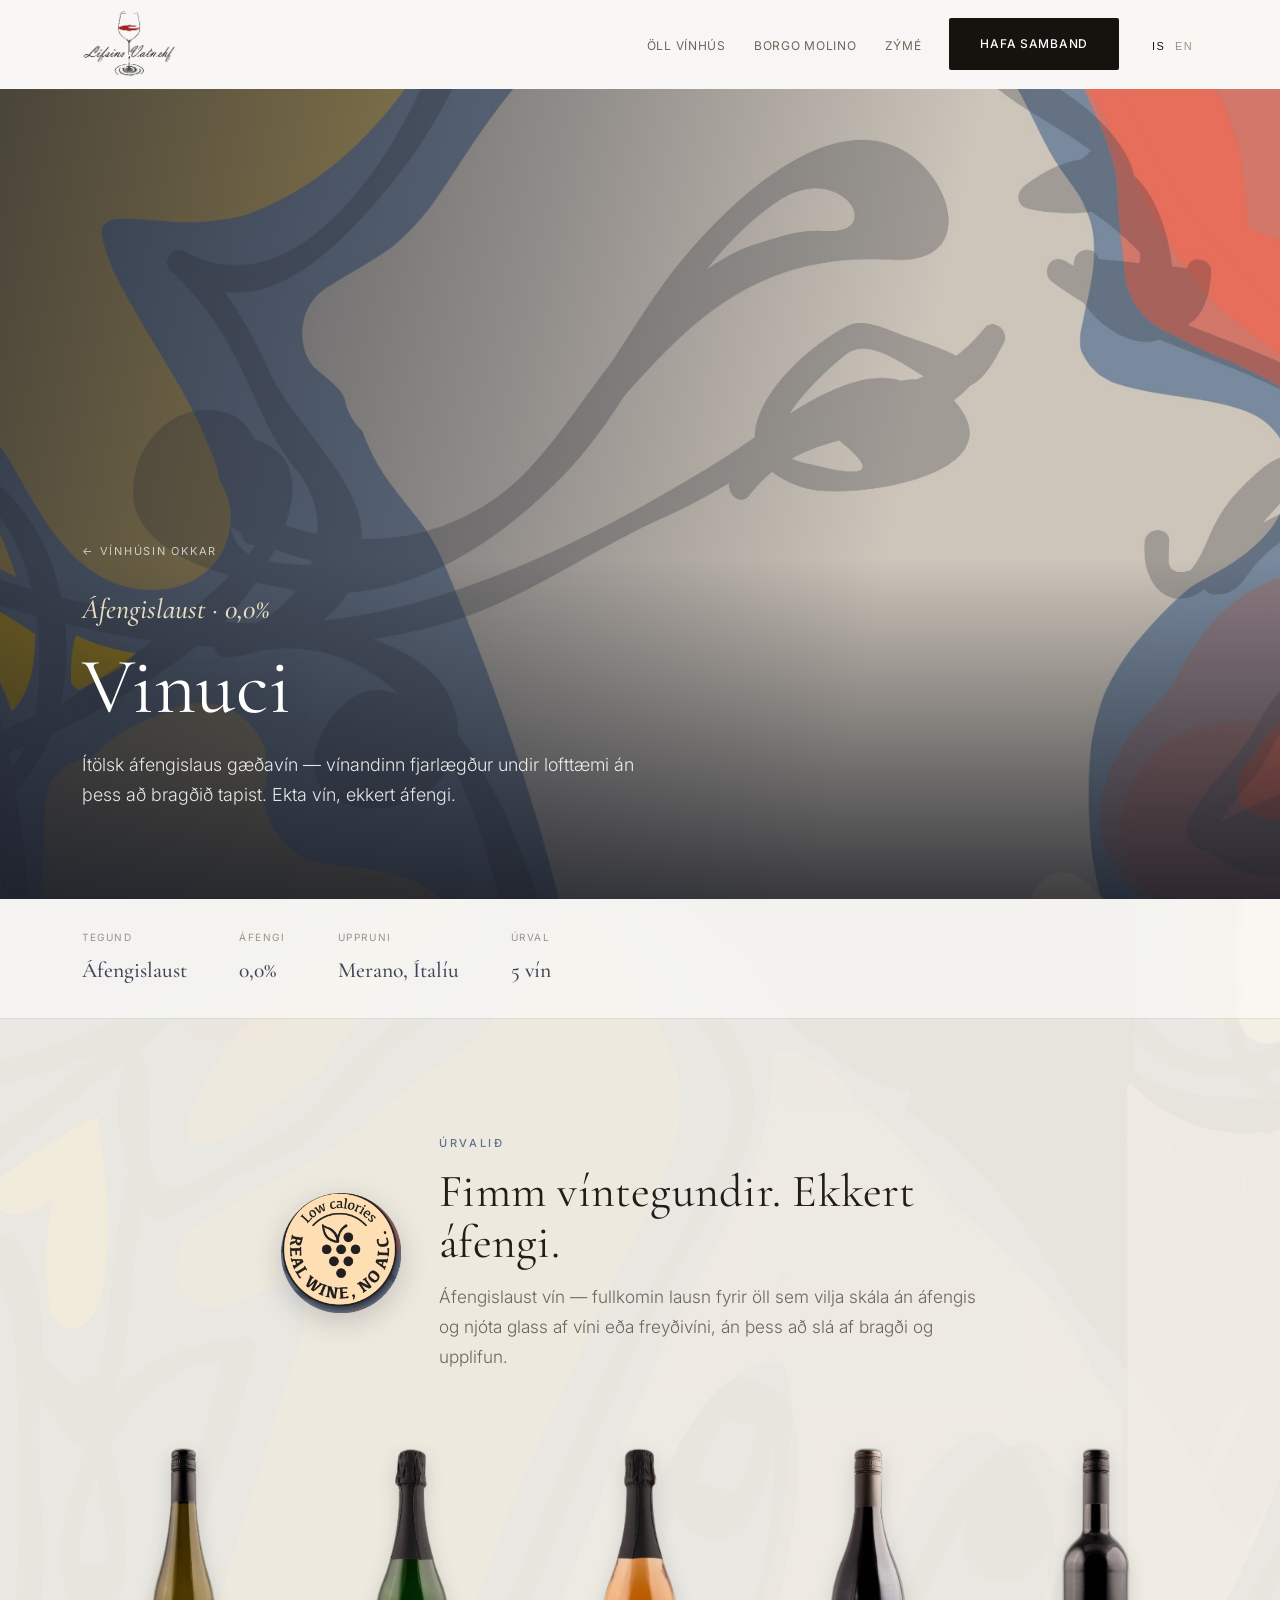
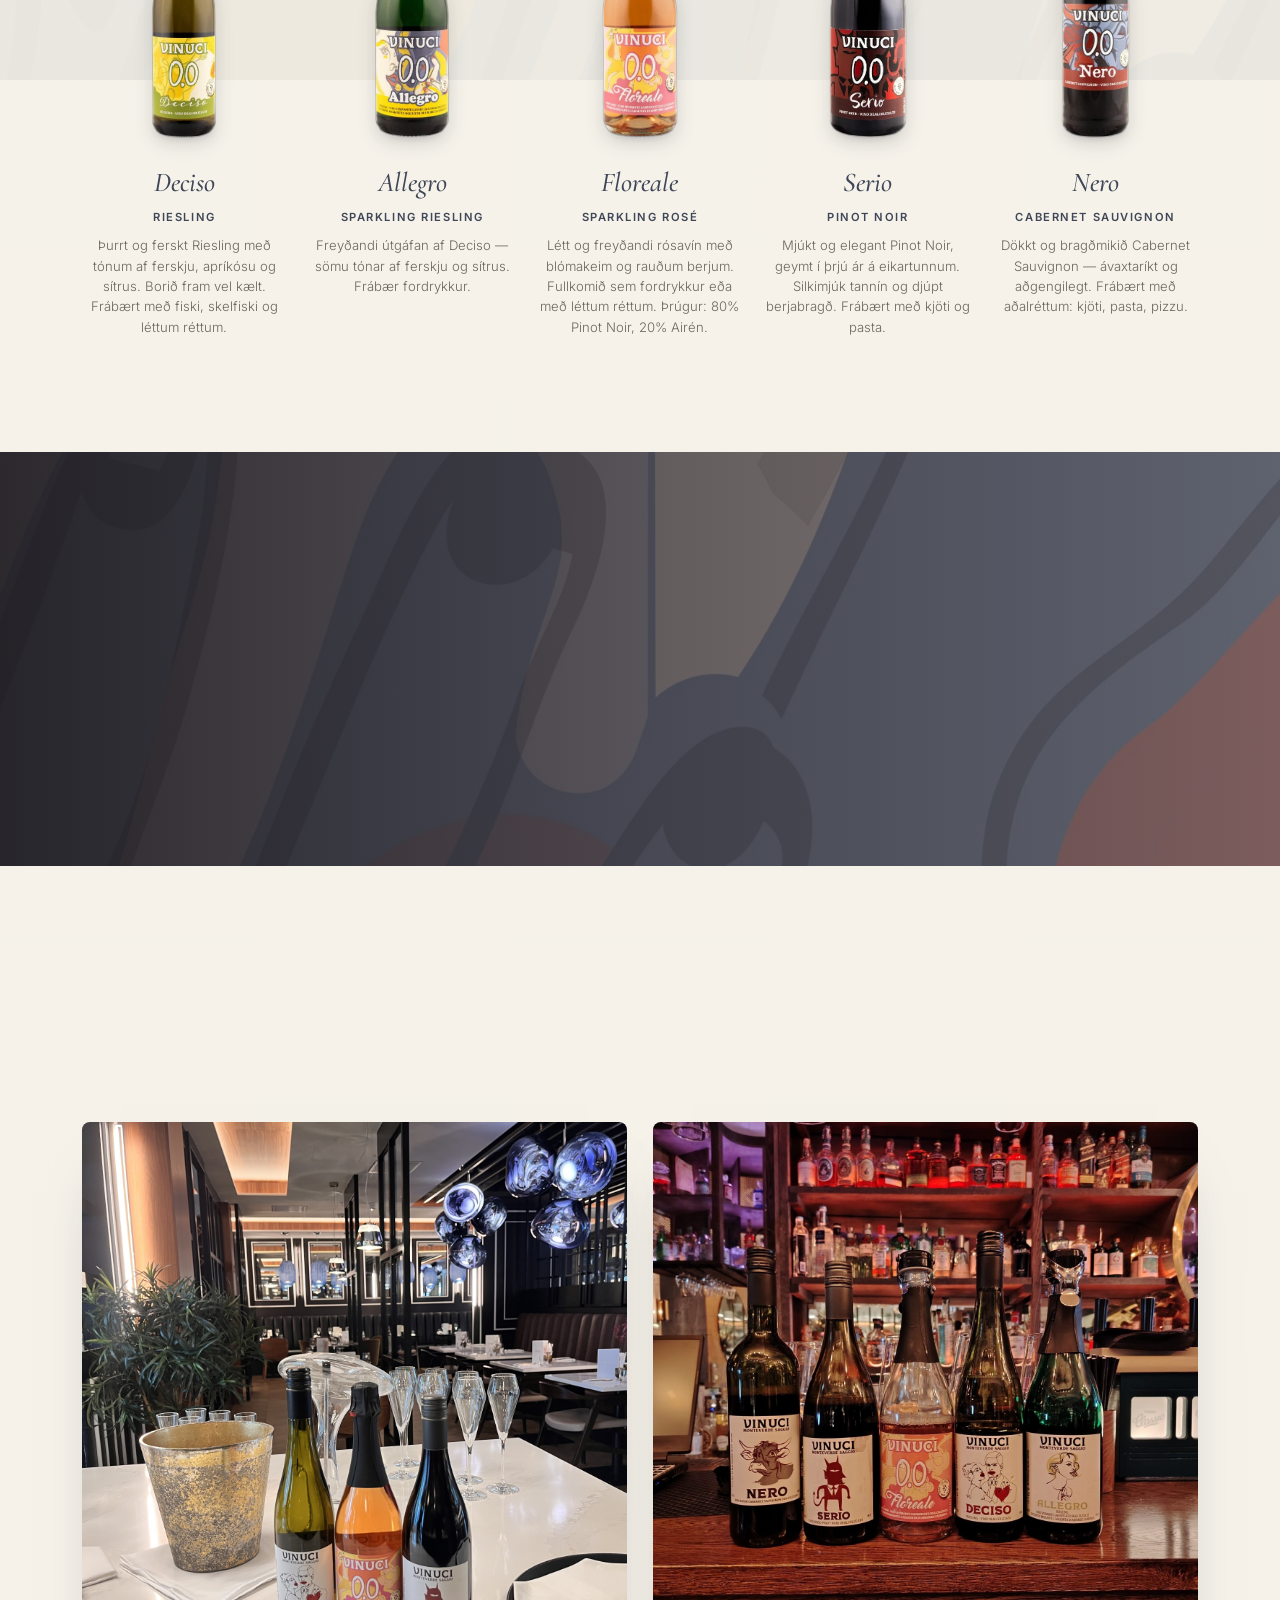
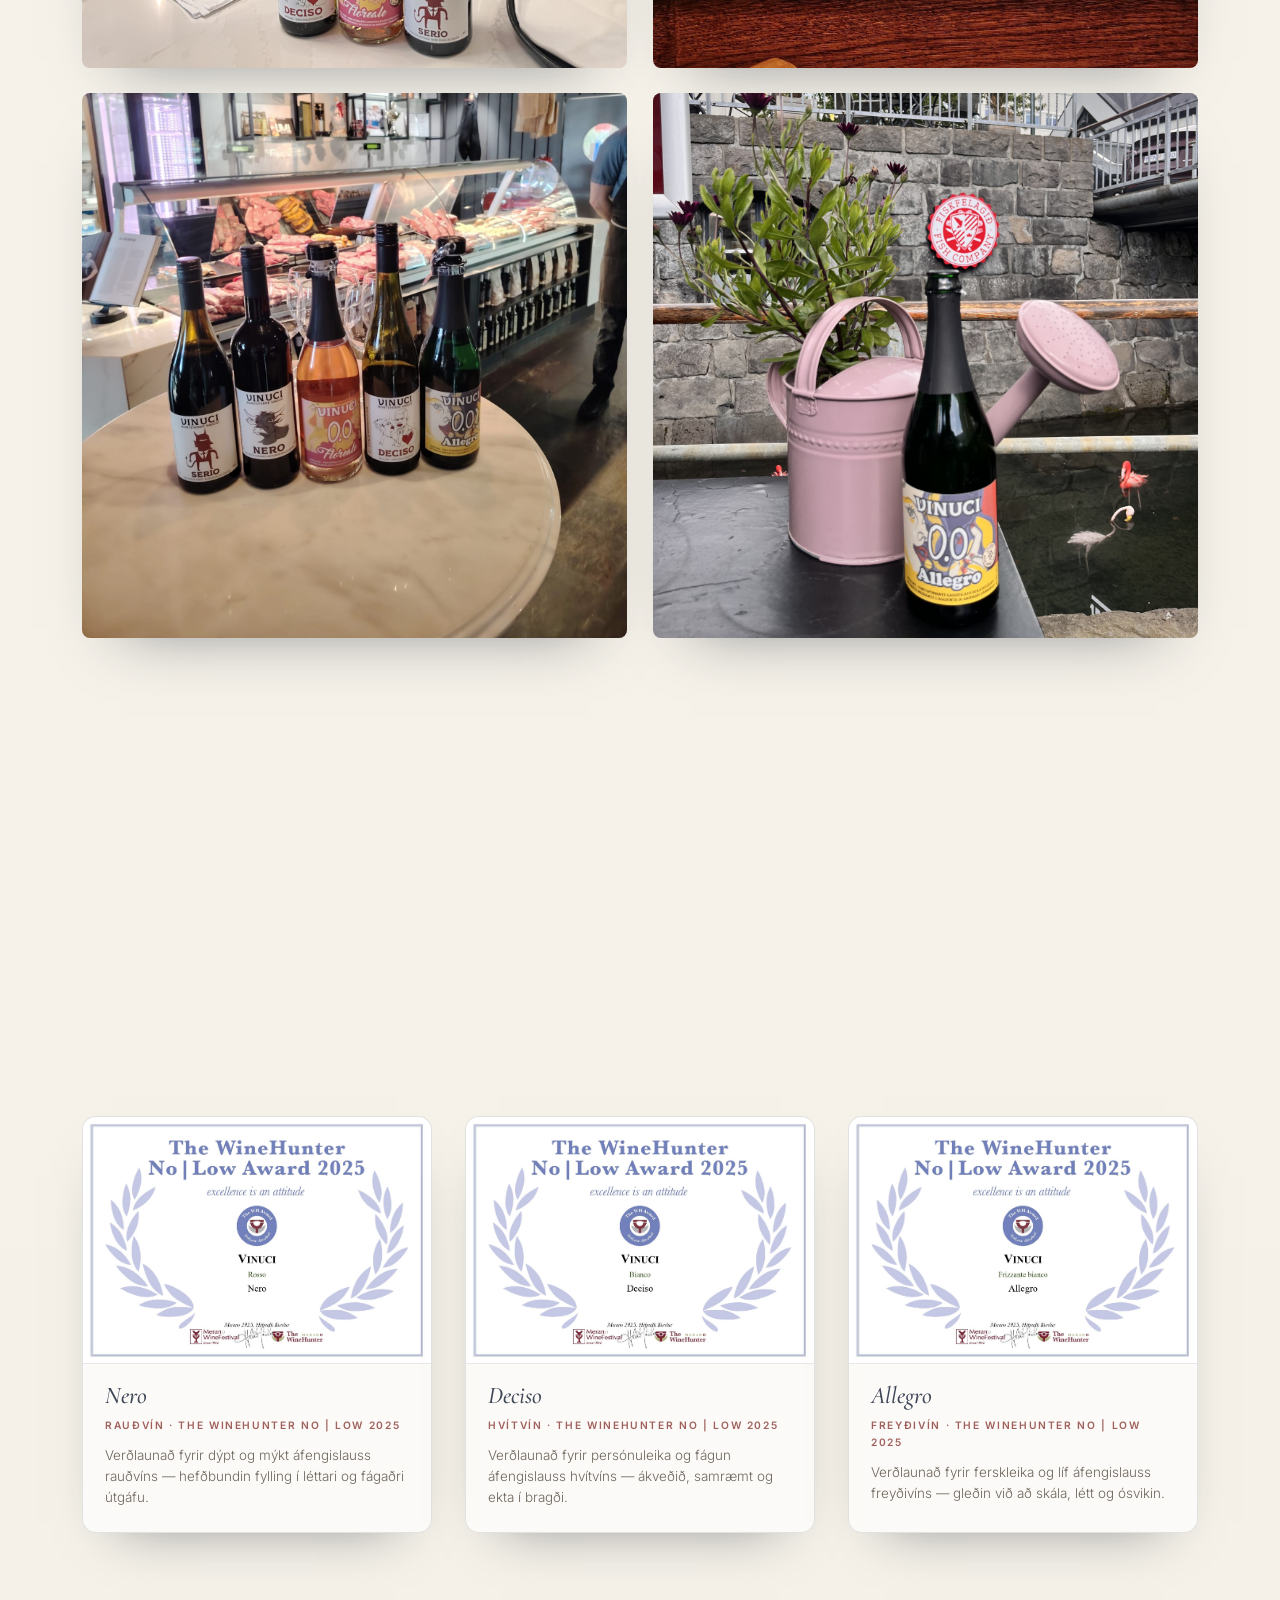
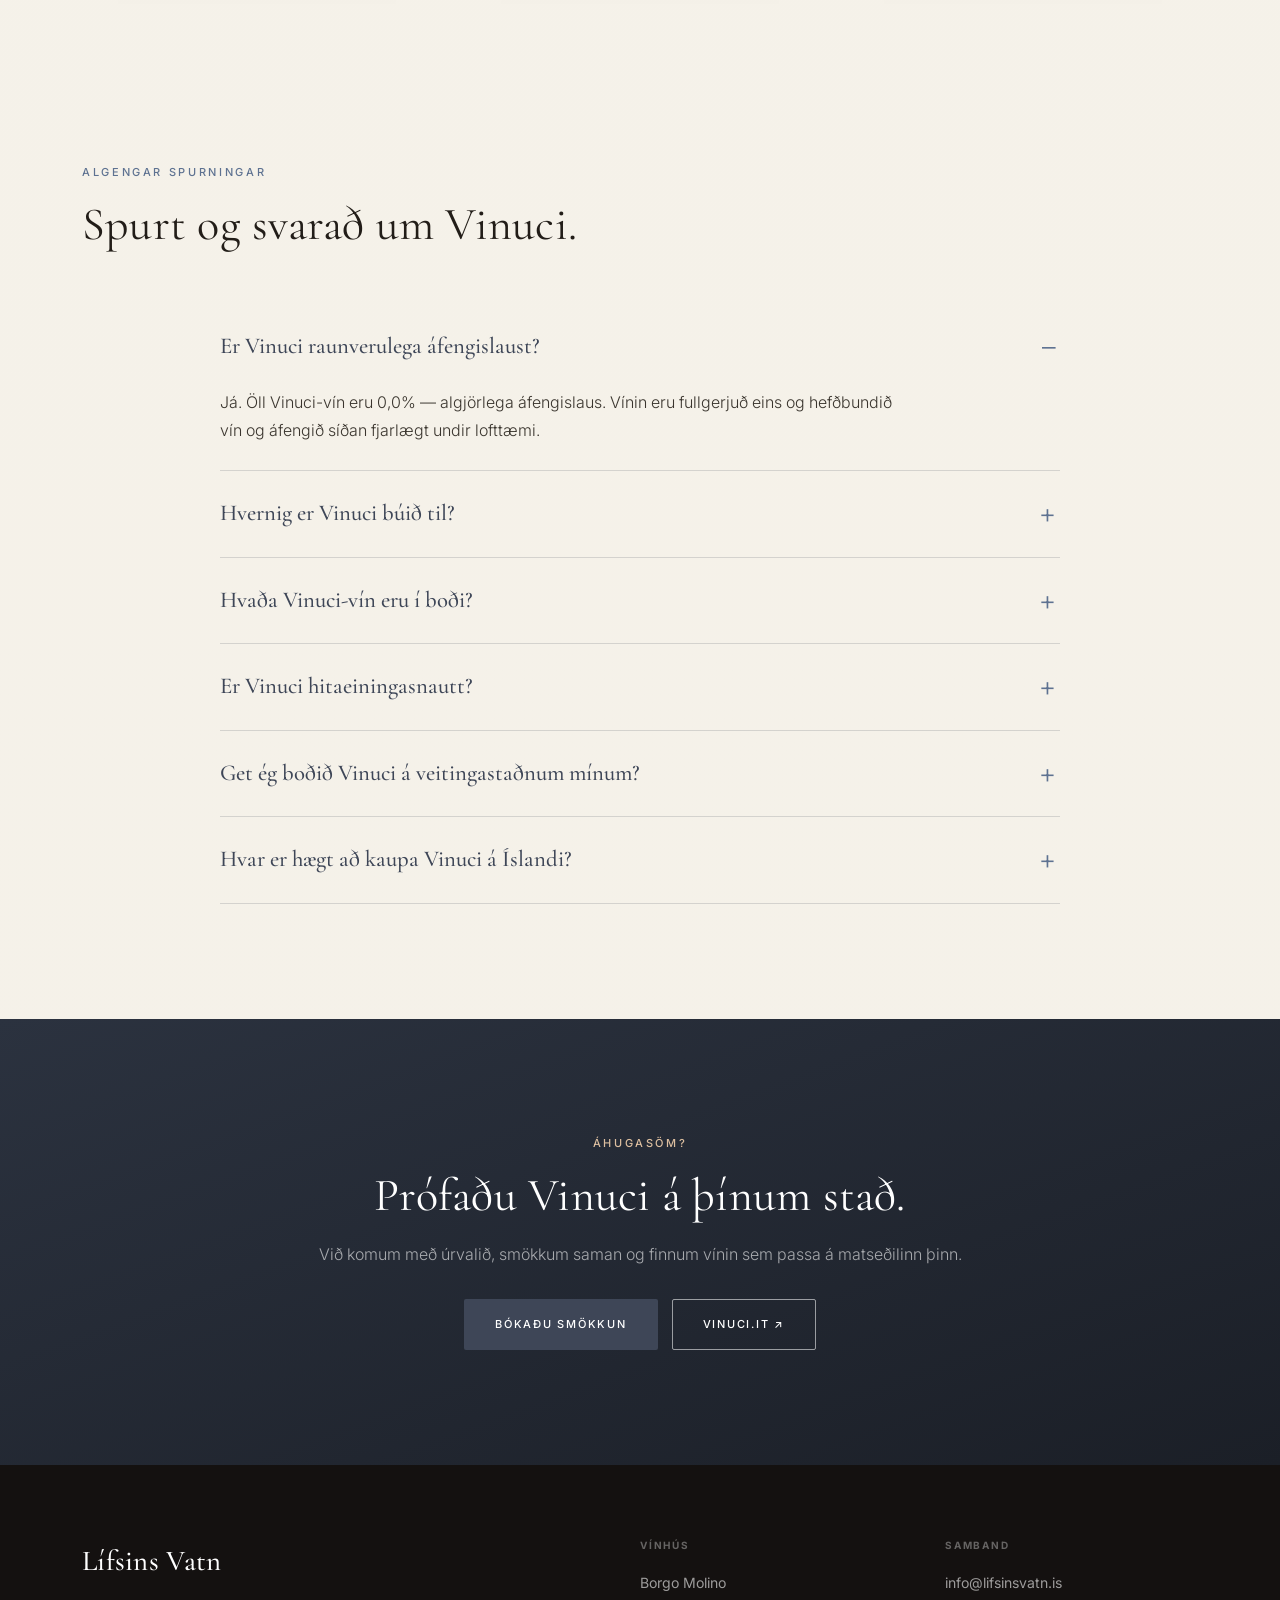
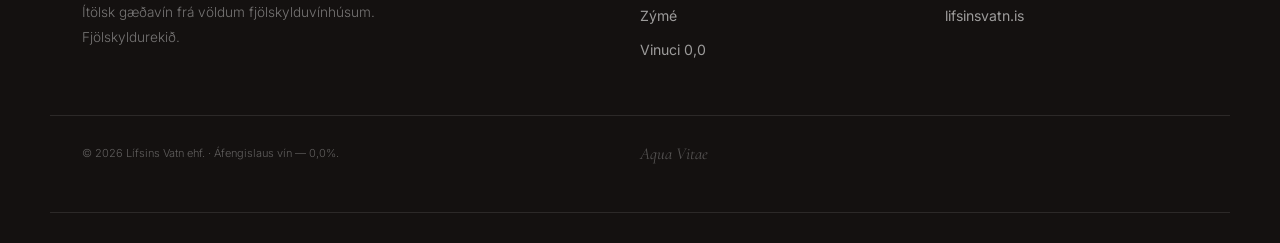
<file: vinuci.html>
<!DOCTYPE html>
<html lang="is">
<head>
<meta charset="UTF-8">
<meta name="viewport" content="width=device-width, initial-scale=1.0">
<title>Vinuci 0,0 — Áfengislaus ítölsk vín | Lífsins Vatn</title>
<meta name="description" content="Vinuci 0,0 — ítölsk áfengislaus gæðavín. Ekta vín, ekkert áfengi, fáar hitaeiningar. Fimm vín fyrir veitingastaði og heimili, einkainnflutt af Lífsins Vatn.">
<link rel="canonical" href="https://lifsinsvatn.is/vinuci.html">
<meta name="robots" content="index, follow, max-image-preview:large">
<meta name="author" content="Lífsins Vatn ehf">
<meta name="theme-color" content="#3E4657">
<link rel="icon" href="lifsinsvatn_logo_t.png">
<link rel="apple-touch-icon" href="lifsinsvatn_logo_t.png">

<!-- Open Graph — rich preview when the link is shared (email, WhatsApp, social) -->
<meta property="og:type" content="website">
<meta property="og:site_name" content="Lífsins Vatn">
<meta property="og:locale" content="is_IS">
<meta property="og:locale:alternate" content="en_US">
<meta property="og:url" content="https://lifsinsvatn.is/vinuci.html">
<meta property="og:title" content="Vinuci 0,0 — Áfengislaus ítölsk vín">
<meta property="og:description" content="Ekta ítölsk vín, 0,0% áfengi. Fimm áfengislaus vín fyrir veitingastaði og heimili — einkainnflutt af Lífsins Vatn.">
<meta property="og:image" content="https://lifsinsvatn.is/Vinuci/Vinuci_good_image.jpg">
<meta property="og:image:alt" content="Vinuci 0,0 úrvalið — áfengislaus ítölsk vín">

<!-- Twitter / X card -->
<meta name="twitter:card" content="summary_large_image">
<meta name="twitter:title" content="Vinuci 0,0 — Áfengislaus ítölsk vín">
<meta name="twitter:description" content="Ekta ítölsk vín, 0,0% áfengi. Fimm áfengislaus vín — einkainnflutt af Lífsins Vatn.">
<meta name="twitter:image" content="https://lifsinsvatn.is/Vinuci/Vinuci_good_image.jpg">

<link rel="preconnect" href="https://fonts.googleapis.com">
<link rel="preconnect" href="https://fonts.gstatic.com" crossorigin>
<link href="https://fonts.googleapis.com/css2?family=Cormorant+Garamond:ital,wght@0,400;0,500;0,600;1,400;1,500&family=Inter:wght@300;400;500;600&display=swap" rel="stylesheet">
<link rel="stylesheet" href="producer.css">
<style>
  /* ============================================================
     VINUCI — art-forward page built on the brand mural.
     Palette sampled from the Vinuci brochure artwork.
     ============================================================ */
  :root{
    --vin-slate:#3E4657;    --vin-blue:#5E7291;   --vin-blue-lt:#8496B3;
    --vin-gold:#AD8C2C;     --vin-terra:#A0605C;  --vin-mauve:#87737F;
    --vin-cream:#F5F1E8;
  }

  /* The whole page sits on the washed brand mural (fixed) */
  body{
    background:
      linear-gradient(rgba(245,241,232,.90), rgba(244,240,231,.93)),
      url("Vinuci/art_bg.jpg") center top / cover fixed no-repeat;
    color:#221d18;
  }

  /* eyebrows & gold accents shift to the mural's slate/mustard */
  .eyebrow{color:var(--vin-blue)}
  .story-quote{border-left-color:var(--vin-gold);color:var(--vin-slate)}
  .btn-wine{background:var(--vin-slate)}.btn-wine:hover{background:#2c3341}

  /* ---- HERO — full-bleed mural, editorial text, outlined 0,0 ---- */
  .phero{min-height:90vh}
  .phero::after{
    background:
      linear-gradient(102deg, rgba(28,32,44,.74) 0%, rgba(28,32,44,.34) 40%, rgba(28,32,44,0) 68%),
      linear-gradient(0deg, rgba(18,21,29,.80) 0%, rgba(18,21,29,0) 42%);
  }
  .phero-region{color:#E7DCC2;font-style:italic}
  .phero-lead{max-width:560px}
  .vin-zero{
    position:absolute;z-index:2;top:11%;right:6%;
    font-family:var(--serif);font-weight:500;line-height:.78;letter-spacing:-.03em;
    font-size:clamp(6rem,19vw,17rem);
    color:transparent;-webkit-text-stroke:2px rgba(255,255,255,.82);
    pointer-events:none;user-select:none;
    animation:zeroIn 1.4s cubic-bezier(.2,.6,.2,1) .3s both;
  }
  @keyframes zeroIn{from{opacity:0;transform:translateY(30px) scale(.96)}to{opacity:1;transform:none}}

  /* ---- FACTS — translucent glass over the mural ---- */
  .facts{background:rgba(255,255,255,.52);border-color:rgba(62,70,87,.14);backdrop-filter:blur(3px);-webkit-backdrop-filter:blur(3px)}
  .fact .v{color:var(--vin-slate)}

  /* ---- sections: transparent so the mural stays continuous ---- */
  .section.soft{background:transparent}
  .story-media{border:1px solid rgba(62,70,87,.14);box-shadow:0 30px 70px -40px rgba(30,35,48,.55)}

  /* small brand seal drawn from the brochure badge (factual, not an award) */
  .brandmark{display:inline-flex;align-items:center;gap:14px;margin-top:28px;
    border:1px solid rgba(62,70,87,.22);border-radius:100px;padding:10px 20px 10px 14px;background:rgba(255,255,255,.5)}
  .brandmark b{font-family:var(--serif);font-size:1.9rem;font-weight:500;color:var(--vin-terra);line-height:1}
  .brandmark span{font-size:.72rem;letter-spacing:.14em;text-transform:uppercase;color:var(--vin-slate);font-weight:500;line-height:1.4}

  /* ---- RANGE — rebuilt on the clean brochure mural (brochure as model) ---- */
  .range-sec{position:relative;background:linear-gradient(rgba(244,240,231,.74),rgba(243,238,228,.81)),url("Vinuci/range_bg.jpg") center/cover fixed}
  .range-head{display:flex;align-items:center;justify-content:center;gap:clamp(20px,3vw,40px);max-width:820px;margin:0 auto clamp(44px,5vw,72px)}
  .range-seal{width:clamp(84px,10vw,120px);height:auto;flex:none;filter:drop-shadow(0 8px 14px rgba(30,35,48,.2))}
  .range-head .rh-text{text-align:left;max-width:560px}
  .range-head .eyebrow{display:block;margin-bottom:14px}
  .range-head h2{margin-bottom:14px}
  .range-head .lead{color:var(--muted);font-weight:300}
  @media(max-width:620px){.range-head{flex-direction:column;text-align:center}.range-head .rh-text{text-align:center}}
  .lineup{display:grid;grid-template-columns:repeat(5,1fr);gap:clamp(10px,1.8vw,28px);align-items:start}
  .vwine .shot-wrap{position:relative;height:clamp(200px,25vw,312px);display:flex;align-items:flex-end;justify-content:center}
  /* soft elliptical contact shadow pooled under the base — grounds the bottle */
  .vwine .shot-wrap::after{content:'';position:absolute;left:50%;bottom:11px;transform:translateX(-50%);
    width:clamp(64px,43%,116px);height:16px;border-radius:50%;
    background:radial-gradient(ellipse at center,rgba(30,35,48,.40) 0%,rgba(30,35,48,.17) 46%,rgba(30,35,48,0) 72%);
    filter:blur(4px);z-index:0;pointer-events:none;
    transition:transform .5s cubic-bezier(.2,.6,.2,1),opacity .5s}
  .vwine:hover .shot-wrap::after{transform:translateX(-50%) scaleX(1.16);opacity:.66}
  .vwine{display:flex;flex-direction:column;align-items:center;text-align:center}
  .vwine .shot{position:relative;z-index:1;max-height:100%;width:auto;filter:drop-shadow(0 7px 9px rgba(30,35,48,.16));transition:transform .5s cubic-bezier(.2,.6,.2,1)}
  .vwine:hover .shot{transform:translateY(-12px)}
  .vwine h3{font-family:var(--serif);font-style:italic;font-weight:500;font-size:1.7rem;color:var(--vin-slate);margin-top:20px;line-height:1}
  .vwine .vtype{font-size:.64rem;letter-spacing:.16em;text-transform:uppercase;color:var(--vin-terra);font-weight:600;margin-top:10px}
  .vwine .vgrape{font-size:.7rem;letter-spacing:.14em;text-transform:uppercase;color:var(--vin-slate);font-weight:600;margin-top:12px}
  .vwine .vdesc{font-size:.82rem;color:var(--muted);font-weight:300;line-height:1.55;margin-top:9px;max-width:205px}
  @media(max-width:880px){
    .range-sec{background-attachment:scroll}
    .lineup{grid-template-columns:1fr 1fr;gap:40px 18px}
    .vwine .shot-wrap{height:210px}
  }

  /* ---- GALLERY — enlarged 2×2 feature layout ---- */
  .gallery{grid-template-columns:1fr 1fr;gap:clamp(16px,2vw,28px)}
  .gallery figure{border-radius:8px;box-shadow:0 30px 60px -40px rgba(30,35,48,.55)}
  @media(max-width:680px){.gallery{grid-template-columns:1fr}}

  /* ---- AWARDS — The WineHunter No|Low certificates ---- */
  .awards-grid{display:grid;grid-template-columns:repeat(3,1fr);gap:clamp(18px,2.6vw,34px);margin-top:clamp(30px,4vw,50px)}
  .award-card{background:rgba(255,255,255,.66);border:1px solid rgba(62,70,87,.14);border-radius:14px;overflow:hidden;
    box-shadow:0 26px 54px -36px rgba(30,35,48,.55);display:flex;flex-direction:column;transition:transform .5s cubic-bezier(.2,.6,.2,1),box-shadow .5s}
  .award-card:hover{transform:translateY(-6px);box-shadow:0 34px 64px -34px rgba(30,35,48,.6)}
  .award-card img{width:100%;height:auto;display:block;border-bottom:1px solid rgba(62,70,87,.1)}
  .award-cap{padding:20px 22px 24px}
  .award-cap h3{font-family:var(--serif);font-style:italic;font-weight:500;font-size:1.5rem;color:var(--vin-slate);line-height:1;margin-bottom:9px}
  .award-cap .cat{font-size:.64rem;letter-spacing:.16em;text-transform:uppercase;color:var(--vin-terra);font-weight:600;margin-bottom:11px}
  .award-cap p{font-size:.84rem;color:var(--muted);font-weight:300;line-height:1.55}
  @media(max-width:820px){.awards-grid{grid-template-columns:1fr;max-width:440px;margin-inline:auto}}

  /* ---- VENUES — the terracotta 'hand' panel of the mural ---- */
  .venues{position:relative;overflow:hidden;color:#fff}
  .venues .v-art{position:absolute;inset:0;z-index:0}
  .venues .v-art img{width:100%;height:100%;object-fit:cover;object-position:center;transform:scale(1.04);animation:kenburns 30s ease-out infinite alternate}
  .venues::after{content:'';position:absolute;inset:0;z-index:1;
    background:linear-gradient(90deg, rgba(28,24,28,.88) 0%, rgba(40,32,38,.62) 50%, rgba(58,44,44,.42) 100%)}
  .venues .wrap{position:relative;z-index:2;display:grid;grid-template-columns:auto 1fr;gap:64px;align-items:center}
  .venues .big0{font-family:var(--serif);font-weight:500;line-height:.82;color:#fff;
    font-size:clamp(5rem,12vw,9rem);text-shadow:0 6px 40px rgba(0,0,0,.35)}
  .venues .big0 small{display:block;font-family:var(--sans);font-size:.11em;letter-spacing:.28em;text-transform:uppercase;color:var(--vin-blue-lt);margin-top:6px}
  .venues .eyebrow{color:#DDBFA0}
  .venues h2{color:#fff;margin-bottom:18px}
  .venues p{color:rgba(255,255,255,.72);font-weight:300;max-width:560px}

  /* CTA band on this page also uses a slate tone (over the dark base) */
  .cta{background:linear-gradient(160deg,#2b323f 0%,#1b1f27 100%)}
  .cta .eyebrow{color:#DDBFA0}

  /* ---- FAQ — native accordion, doubles as AEO / rich-result source ---- */
  .faq-list{max-width:840px;margin:10px auto 0}
  .faq-item{border-bottom:1px solid rgba(62,70,87,.18)}
  .faq-item summary{cursor:pointer;list-style:none;padding:24px 44px 24px 0;position:relative;
    font-family:var(--serif);font-size:clamp(1.2rem,2.4vw,1.42rem);color:var(--vin-slate);font-weight:500}
  .faq-item summary::-webkit-details-marker{display:none}
  .faq-item summary::after{content:'+';position:absolute;right:4px;top:50%;transform:translateY(-50%);
    font-family:var(--sans);font-size:1.7rem;font-weight:300;color:var(--vin-blue);transition:transform .3s}
  .faq-item[open] summary::after{content:'–'}
  .faq-item .faq-a{padding:0 44px 26px 0;color:#3a352e;font-weight:300;line-height:1.72;max-width:72ch}
  .faq-item .faq-a a{color:var(--vin-terra);text-decoration:underline}

  @media(max-width:880px){
    body{background-attachment:scroll}
    .venues .wrap{grid-template-columns:1fr;gap:32px}
    .vin-zero{top:auto;bottom:22%;font-size:9rem}
  }
</style>

<!-- ============================================================
     STRUCTURED DATA (JSON-LD) — the machine-readable layer that
     feeds Google rich results and AI answer engines. The FAQPage
     text below MUST match the visible FAQ section on the page.
     ============================================================ -->
<script type="application/ld+json">
{
  "@context": "https://schema.org",
  "@graph": [
    {
      "@type": "Organization",
      "@id": "https://lifsinsvatn.is/#organization",
      "name": "Lífsins Vatn ehf",
      "url": "https://lifsinsvatn.is/",
      "email": "info@lifsinsvatn.is",
      "telephone": "+354 694 5257",
      "logo": "https://lifsinsvatn.is/lifsinsvatn_logo_t.png",
      "description": "Ítölsk gæðavín, einkainnflutt til Íslands. Fjölskyldurekið.",
      "address": { "@type": "PostalAddress", "addressCountry": "IS" }
    },
    {
      "@type": "WebSite",
      "@id": "https://lifsinsvatn.is/#website",
      "url": "https://lifsinsvatn.is/",
      "name": "Lífsins Vatn",
      "inLanguage": "is",
      "publisher": { "@id": "https://lifsinsvatn.is/#organization" }
    },
    {
      "@type": "WebPage",
      "@id": "https://lifsinsvatn.is/vinuci.html#webpage",
      "url": "https://lifsinsvatn.is/vinuci.html",
      "name": "Vinuci 0,0 — Áfengislaus ítölsk vín",
      "description": "Vinuci — ítölsk áfengislaus gæðavín (0,0%). Ekta vín, ekkert áfengi, fáar hitaeiningar. Einkainnflutt af Lífsins Vatn.",
      "inLanguage": "is",
      "isPartOf": { "@id": "https://lifsinsvatn.is/#website" },
      "about": { "@id": "https://lifsinsvatn.is/vinuci.html#brand" }
    },
    {
      "@type": "Brand",
      "@id": "https://lifsinsvatn.is/vinuci.html#brand",
      "name": "Vinuci",
      "logo": "https://lifsinsvatn.is/Vinuci/Vinuci_logo.png",
      "description": "Ítölsk áfengislaus (0,0%) gæðavín frá Merano í Suður-Týról — ekta vín, ekkert áfengi.",
      "url": "https://lifsinsvatn.is/vinuci.html"
    },
    {
      "@type": "BreadcrumbList",
      "itemListElement": [
        { "@type": "ListItem", "position": 1, "name": "Lífsins Vatn", "item": "https://lifsinsvatn.is/" },
        { "@type": "ListItem", "position": 2, "name": "Vínhús", "item": "https://lifsinsvatn.is/#producers" },
        { "@type": "ListItem", "position": 3, "name": "Vinuci" }
      ]
    },
    {
      "@type": "ItemList",
      "name": "Vinuci 0,0 úrvalið",
      "numberOfItems": 5,
      "itemListElement": [
        { "@type": "ListItem", "position": 1, "item": {
          "@type": "Product", "name": "Vinuci Deciso 0,0",
          "category": "Áfengislaust hvítvín", "brand": { "@id": "https://lifsinsvatn.is/vinuci.html#brand" },
          "image": "https://lifsinsvatn.is/Vinuci/Deciso_cut.png",
          "description": "Áfengislaust hvítvín (0,0%) úr Riesling." } },
        { "@type": "ListItem", "position": 2, "item": {
          "@type": "Product", "name": "Vinuci Allegro 0,0",
          "category": "Áfengislaust freyðivín", "brand": { "@id": "https://lifsinsvatn.is/vinuci.html#brand" },
          "image": "https://lifsinsvatn.is/Vinuci/Allegro_cut.png",
          "description": "Áfengislaust freyðivín (0,0%) úr Riesling." } },
        { "@type": "ListItem", "position": 3, "item": {
          "@type": "Product", "name": "Vinuci Floreale 0,0",
          "category": "Áfengislaust freyðivín", "brand": { "@id": "https://lifsinsvatn.is/vinuci.html#brand" },
          "image": "https://lifsinsvatn.is/Vinuci/Floreale_cut.png",
          "description": "Áfengislaust freyðivín (0,0%) — Cuvée Rosé." } },
        { "@type": "ListItem", "position": 4, "item": {
          "@type": "Product", "name": "Vinuci Serio 0,0",
          "category": "Áfengislaust rauðvín", "brand": { "@id": "https://lifsinsvatn.is/vinuci.html#brand" },
          "image": "https://lifsinsvatn.is/Vinuci/Serio_cut.png",
          "description": "Áfengislaust rauðvín (0,0%) úr Pinot Noir." } },
        { "@type": "ListItem", "position": 5, "item": {
          "@type": "Product", "name": "Vinuci Nero 0,0",
          "category": "Áfengislaust rauðvín", "brand": { "@id": "https://lifsinsvatn.is/vinuci.html#brand" },
          "image": "https://lifsinsvatn.is/Vinuci/Nero_cut.png",
          "description": "Áfengislaust rauðvín (0,0%) úr Cabernet Sauvignon." } }
      ]
    },
    {
      "@type": "FAQPage",
      "@id": "https://lifsinsvatn.is/vinuci.html#faq",
      "mainEntity": [
        { "@type": "Question", "name": "Er Vinuci raunverulega áfengislaust?",
          "acceptedAnswer": { "@type": "Answer", "text": "Já. Öll Vinuci-vín eru 0,0% — algjörlega áfengislaus. Vínin eru fullgerjuð eins og hefðbundið vín og áfengið síðan fjarlægt undir lofttæmi." } },
        { "@type": "Question", "name": "Hvernig er Vinuci búið til?",
          "acceptedAnswer": { "@type": "Answer", "text": "Vinuci er ekta ítalskt vín frá Merano í Suður-Týról. Það er gerjað á hefðbundinn hátt og vínandinn síðan látinn gufa upp undir lofttæmi við lágan hita, svo ilmur og bragð haldast." } },
        { "@type": "Question", "name": "Hvaða Vinuci-vín eru í boði?",
          "acceptedAnswer": { "@type": "Answer", "text": "Fimm vín: Deciso (Riesling, hvítvín), Allegro (Riesling, freyðivín), Floreale (Cuvée Rosé, freyðivín), Serio (Pinot Noir, rauðvín) og Nero (Cabernet Sauvignon, rauðvín)." } },
        { "@type": "Question", "name": "Er Vinuci hitaeiningasnautt?",
          "acceptedAnswer": { "@type": "Answer", "text": "Já. Þar sem áfengið hefur verið fjarlægt inniheldur Vinuci mun færri hitaeiningar en hefðbundið vín." } },
        { "@type": "Question", "name": "Get ég boðið Vinuci á veitingastaðnum mínum?",
          "acceptedAnswer": { "@type": "Answer", "text": "Já. Lífsins Vatn flytur Vinuci inn til Íslands og útvegar það veitingastöðum, hótelum og börum. Hafðu samband í info@lifsinsvatn.is eða síma +354 694 5257." } },
        { "@type": "Question", "name": "Hvar er hægt að kaupa Vinuci á Íslandi?",
          "acceptedAnswer": { "@type": "Answer", "text": "Vinuci er einkainnflutt til Íslands af Lífsins Vatn ehf. Fyrir pantanir og fyrirspurnir, hafðu samband í info@lifsinsvatn.is eða +354 694 5257." } }
      ]
    }
  ]
}
</script>
</head>
<body>

<nav class="nav">
  <div class="wrap">
    <a href="index.html" class="nav-logo"><img src="lifsinsvatn_logo_nav.png" alt="Lífsins Vatn ehf"></a>
    <ul class="nav-links">
      <li class="hide-sm"><a href="index.html#producers"><span class="is-t">Öll vínhús</span><span class="en-t">All estates</span></a></li>
      <li class="hide-sm"><a href="borgo-molino.html">Borgo Molino</a></li>
      <li class="hide-sm"><a href="zyme.html">Zýmé</a></li>
      <li><a href="index.html#contact" class="btn btn-dark" style="color:#fff"><span class="is-t">Hafa samband</span><span class="en-t">Get in touch</span></a></li>
      <li class="lang-li"><span class="lang"><button id="btnIs" class="active" onclick="setLang('is')">IS</button><button id="btnEn" onclick="setLang('en')">EN</button></span></li>
    </ul>
  </div>
</nav>

<header class="phero">
  <div class="phero-bg"><img src="Vinuci/art_hero.jpg" alt="Vinuci áfengislaust vín — listaverk vörumerkisins í slikjubláu, sinnepsgulu og terracotta"></div>
  <div class="wrap phero-inner">
    <a href="index.html#producers" class="phero-back">← <span class="is-t">Vínhúsin okkar</span><span class="en-t">Our estates</span></a>
    <span class="phero-region"><span class="is-t">Áfengislaust · 0,0%</span><span class="en-t">Dealcoholized · 0.0%</span></span>
    <h1 class="h1">Vinuci</h1>
    <p class="phero-lead"><span class="is-t">Ítölsk áfengislaus gæðavín — vínandinn fjarlægður undir lofttæmi án þess að bragðið tapist. Ekta vín, ekkert áfengi.</span><span class="en-t">Italian dealcoholized fine wines — the alcohol lifted out under vacuum without losing the flavour. Real wine, no alcohol.</span></p>
  </div>
</header>

<div class="facts">
  <div class="wrap">
    <div class="fact"><div class="k"><span class="is-t">Tegund</span><span class="en-t">Type</span></div><div class="v"><span class="is-t">Áfengislaust</span><span class="en-t">Dealcoholized</span></div></div>
    <div class="fact"><div class="k"><span class="is-t">Áfengi</span><span class="en-t">Alcohol</span></div><div class="v"><span class="is-t">0,0%</span><span class="en-t">0.0%</span></div></div>
    <div class="fact"><div class="k"><span class="is-t">Uppruni</span><span class="en-t">Origin</span></div><div class="v"><span class="is-t">Merano, Ítalíu</span><span class="en-t">Merano, Italy</span></div></div>
    <div class="fact"><div class="k"><span class="is-t">Úrval</span><span class="en-t">Range</span></div><div class="v"><span class="is-t">5 vín</span><span class="en-t">5 wines</span></div></div>
  </div>
</div>

<!-- THE RANGE — rebuilt from scratch on the clean brochure mural -->
<section class="section soft range-sec">
  <div class="wrap">
    <div class="range-head reveal">
      <img class="range-seal" src="Vinuci/seal.png" alt="Low calories — real wine, no alcohol">
      <div class="rh-text">
        <span class="eyebrow"><span class="is-t">Úrvalið</span><span class="en-t">The range</span></span>
        <h2 class="h2"><span class="is-t">Fimm víntegundir. Ekkert áfengi.</span><span class="en-t">Five wines. Zero alcohol.</span></h2>
        <p class="lead"><span class="is-t">Áfengislaust vín — fullkomin lausn fyrir öll sem vilja skála án áfengis og njóta glass af víni eða freyðivíni, án þess að slá af bragði og upplifun.</span><span class="en-t">Dealcoholized wine — the ideal solution for anyone who wants to toast alcohol-free and enjoy a glass of wine or sparkling wine, without compromising on taste and experience.</span></p>
      </div>
    </div>
    <div class="lineup" data-stagger>
      <div class="vwine reveal">
        <div class="shot-wrap"><img class="shot" src="Vinuci/Deciso_cut.png" alt="Vinuci Deciso 0,0"></div>
        <h3>Deciso</h3>
        <div class="vgrape">Riesling</div>
        <div class="vdesc"><span class="is-t">Þurrt og ferskt Riesling með tónum af ferskju, apríkósu og sítrus. Borið fram vel kælt. Frábært með fiski, skelfiski og léttum réttum.</span><span class="en-t">A dry, fresh Riesling with notes of peach, apricot and citrus. Serve well chilled. Excellent with fish, shellfish and light dishes.</span></div>
      </div>
      <div class="vwine reveal">
        <div class="shot-wrap"><img class="shot" src="Vinuci/Allegro_cut.png" alt="Vinuci Allegro 0,0"></div>
        <h3>Allegro</h3>
        <div class="vgrape">Sparkling Riesling</div>
        <div class="vdesc"><span class="is-t">Freyðandi útgáfan af Deciso — sömu tónar af ferskju og sítrus. Frábær fordrykkur.</span><span class="en-t">The sparkling version of Deciso — the same notes of peach and citrus. A great aperitif.</span></div>
      </div>
      <div class="vwine reveal">
        <div class="shot-wrap"><img class="shot" src="Vinuci/Floreale_cut.png" alt="Vinuci Floreale 0,0"></div>
        <h3>Floreale</h3>
        <div class="vgrape">Sparkling Rosé</div>
        <div class="vdesc"><span class="is-t">Létt og freyðandi rósavín með blómakeim og rauðum berjum. Fullkomið sem fordrykkur eða með léttum réttum. Þrúgur: 80% Pinot Noir, 20% Airén.</span><span class="en-t">A light, sparkling rosé with floral notes and red berries. Perfect as an aperitif or with light dishes. Grapes: 80% Pinot Noir, 20% Airén.</span></div>
      </div>
      <div class="vwine reveal">
        <div class="shot-wrap"><img class="shot" src="Vinuci/Serio_cut.png" alt="Vinuci Serio 0,0"></div>
        <h3>Serio</h3>
        <div class="vgrape">Pinot Noir</div>
        <div class="vdesc"><span class="is-t">Mjúkt og elegant Pinot Noir, geymt í þrjú ár á eikartunnum. Silkimjúk tannín og djúpt berjabragð. Frábært með kjöti og pasta.</span><span class="en-t">A soft, elegant Pinot Noir, aged three years in oak. Silky tannins and deep berry flavour. Excellent with meat and pasta.</span></div>
      </div>
      <div class="vwine reveal">
        <div class="shot-wrap"><img class="shot" src="Vinuci/Nero_cut.png" alt="Vinuci Nero 0,0"></div>
        <h3>Nero</h3>
        <div class="vgrape">Cabernet Sauvignon</div>
        <div class="vdesc"><span class="is-t">Dökkt og bragðmikið Cabernet Sauvignon — ávaxtaríkt og aðgengilegt. Frábært með aðalréttum: kjöti, pasta, pizzu.</span><span class="en-t">A dark, flavourful Cabernet Sauvignon — fruity and approachable. Excellent with mains: meat, pasta, pizza.</span></div>
      </div>
    </div>
  </div>
</section>

<!-- WHY / FOR VENUES -->
<section class="section venues">
  <div class="v-art"><img src="Vinuci/art_venues.jpg" alt=""></div>
  <div class="wrap">
    <div class="reveal">
      <div class="big0"><span class="is-t">0,0%</span><span class="en-t">0.0%</span><small><span class="is-t">Áfengi</span><span class="en-t">Alcohol</span></small></div>
    </div>
    <div class="reveal">
      <span class="eyebrow" style="display:block;margin-bottom:18px"><span class="is-t">Fyrir veitingastaði</span><span class="en-t">For venues</span></span>
      <h2 class="h2"><span class="is-t">Þjónaðu hverjum einasta gesti.</span><span class="en-t">Serve every single guest.</span></h2>
      <p><span class="is-t">Með Vinuci getur staðurinn boðið vandað vín þeim sem drekka ekki áfengi — án þess að grípa í gos eða vatn. Fullkomið með pörun, í hádeginu, fyrir akandi gesti og öll sem einfaldlega kjósa það.</span><span class="en-t">With Vinuci your venue can offer a proper wine to guests who don't drink alcohol — no reaching for soda or water. Perfect for pairings, lunch service, drivers, and anyone who simply prefers it.</span></p>
    </div>
  </div>
</section>

<!-- GALLERY -->
<section class="section soft">
  <div class="wrap">
    <div class="sec-head reveal">
      <span class="eyebrow"><span class="is-t">Myndir</span><span class="en-t">Gallery</span></span>
      <h2 class="h2"><span class="is-t">Vinuci á borðinu.</span><span class="en-t">Vinuci on the table.</span></h2>
    </div>
    <div class="gallery reveal">
      <figure><img src="Vinuci/Vinuci_1_sq.jpg" alt="Vinuci áfengislaus vín á fínu matarborði"></figure>
      <figure><img src="Vinuci/Vinuci_2_sq.jpg" alt="Vinuci 0,0 úrvalið á barborði á veitingastað"></figure>
      <figure><img src="Vinuci/Vinuci_3_sq.jpg" alt="Vinuci áfengislaus vín í sælkeraverslun"></figure>
      <figure><img src="Vinuci/Vinuci_4_sq.jpg" alt="Vinuci Allegro áfengislaust freyðivín á íslenskum veitingastað"></figure>
    </div>
  </div>
</section>

<!-- AWARDS -->
<section class="section soft" id="awards">
  <div class="wrap">
    <div class="sec-head reveal">
      <span class="eyebrow"><span class="is-t">Viðurkenningar</span><span class="en-t">Awards &amp; recognition</span></span>
      <h2 class="h2"><span class="is-t">Merano WineFestival</span><span class="en-t">Merano WineFestival</span></h2>
      <p class="lead" style="max-width:720px;color:var(--muted);font-weight:300">
        <span class="is-t">Á Merano WineFestival 2025 hlaut Vinuci þrenn verðlaun The WineHunter No | Low Award — fyrir Nero, Deciso og Allegro. Verðlaunin fagna gæðum, jafnvægi og fágun áfengislausra vína.</span>
        <span class="en-t">At the 2025 Merano WineFestival, Vinuci received three The WineHunter No | Low Awards — for Nero, Deciso and Allegro. The awards celebrate the quality, balance and refinement of alcohol-free wine.</span>
      </p>
    </div>
    <div class="awards-grid" data-stagger>
      <figure class="award-card reveal">
        <img src="Vinuci/Nero_winehunter.jpg" alt="The WineHunter No | Low Award 2025 — Vinuci Nero, Merano WineFestival" loading="lazy">
        <figcaption class="award-cap">
          <h3>Nero</h3>
          <div class="cat"><span class="is-t">Rauðvín · The WineHunter No | Low 2025</span><span class="en-t">Red · The WineHunter No | Low 2025</span></div>
          <p><span class="is-t">Verðlaunað fyrir dýpt og mýkt áfengislauss rauðvíns — hefðbundin fylling í léttari og fágaðri útgáfu.</span><span class="en-t">Awarded for the depth and softness of an alcohol-free red — traditional intensity in a lighter, more refined form.</span></p>
        </figcaption>
      </figure>
      <figure class="award-card reveal">
        <img src="Vinuci/Deciso_winehunter.jpg" alt="The WineHunter No | Low Award 2025 — Vinuci Deciso, Merano WineFestival" loading="lazy">
        <figcaption class="award-cap">
          <h3>Deciso</h3>
          <div class="cat"><span class="is-t">Hvítvín · The WineHunter No | Low 2025</span><span class="en-t">White · The WineHunter No | Low 2025</span></div>
          <p><span class="is-t">Verðlaunað fyrir persónuleika og fágun áfengislauss hvítvíns — ákveðið, samræmt og ekta í bragði.</span><span class="en-t">Awarded for the character and refinement of an alcohol-free white — decisive, harmonious and authentic in taste.</span></p>
        </figcaption>
      </figure>
      <figure class="award-card reveal">
        <img src="Vinuci/Allegro_winehunter.jpg" alt="The WineHunter No | Low Award 2025 — Vinuci Allegro, Merano WineFestival" loading="lazy">
        <figcaption class="award-cap">
          <h3>Allegro</h3>
          <div class="cat"><span class="is-t">Freyðivín · The WineHunter No | Low 2025</span><span class="en-t">Sparkling · The WineHunter No | Low 2025</span></div>
          <p><span class="is-t">Verðlaunað fyrir ferskleika og líf áfengislauss freyðivíns — gleðin við að skála, létt og ósvikin.</span><span class="en-t">Awarded for the freshness and vitality of an alcohol-free sparkling — the joy of a toast, light and genuine.</span></p>
        </figcaption>
      </figure>
    </div>
  </div>
</section>

<!-- FAQ (Answer-Engine Optimization) — visible copy mirrored in FAQPage JSON-LD below -->
<section class="section soft" id="faq">
  <div class="wrap">
    <div class="sec-head reveal">
      <span class="eyebrow"><span class="is-t">Algengar spurningar</span><span class="en-t">FAQ</span></span>
      <h2 class="h2"><span class="is-t">Spurt og svarað um Vinuci.</span><span class="en-t">Vinuci — questions &amp; answers.</span></h2>
    </div>
    <div class="faq-list reveal">
      <details class="faq-item" open>
        <summary><span class="is-t">Er Vinuci raunverulega áfengislaust?</span><span class="en-t">Is Vinuci really alcohol-free?</span></summary>
        <div class="faq-a"><span class="is-t">Já. Öll Vinuci-vín eru 0,0% — algjörlega áfengislaus. Vínin eru fullgerjuð eins og hefðbundið vín og áfengið síðan fjarlægt undir lofttæmi.</span><span class="en-t">Yes. Every Vinuci wine is 0.0% — completely alcohol-free. The wines are fully fermented like any wine, then the alcohol is removed under vacuum.</span></div>
      </details>
      <details class="faq-item">
        <summary><span class="is-t">Hvernig er Vinuci búið til?</span><span class="en-t">How is Vinuci made?</span></summary>
        <div class="faq-a"><span class="is-t">Vinuci er ekta ítalskt vín frá Merano í Suður-Týról. Það er gerjað á hefðbundinn hátt og vínandinn síðan látinn gufa upp undir lofttæmi við lágan hita, svo ilmur og bragð haldast.</span><span class="en-t">Vinuci is real Italian wine from Merano in South Tyrol. It is fermented conventionally, then the alcohol is evaporated off under vacuum at low temperature so the aroma and flavour remain.</span></div>
      </details>
      <details class="faq-item">
        <summary><span class="is-t">Hvaða Vinuci-vín eru í boði?</span><span class="en-t">Which Vinuci wines are available?</span></summary>
        <div class="faq-a"><span class="is-t">Fimm vín: Deciso (Riesling, hvítvín), Allegro (Riesling, freyðivín), Floreale (Cuvée Rosé, freyðivín), Serio (Pinot Noir, rauðvín) og Nero (Cabernet Sauvignon, rauðvín).</span><span class="en-t">Five wines: Deciso (Riesling, white), Allegro (Riesling, sparkling), Floreale (Cuvée Rosé, sparkling), Serio (Pinot Noir, red) and Nero (Cabernet Sauvignon, red).</span></div>
      </details>
      <details class="faq-item">
        <summary><span class="is-t">Er Vinuci hitaeiningasnautt?</span><span class="en-t">Is Vinuci low in calories?</span></summary>
        <div class="faq-a"><span class="is-t">Já. Þar sem áfengið hefur verið fjarlægt inniheldur Vinuci mun færri hitaeiningar en hefðbundið vín.</span><span class="en-t">Yes. Because the alcohol has been removed, Vinuci contains far fewer calories than regular wine.</span></div>
      </details>
      <details class="faq-item">
        <summary><span class="is-t">Get ég boðið Vinuci á veitingastaðnum mínum?</span><span class="en-t">Can I serve Vinuci at my venue?</span></summary>
        <div class="faq-a"><span class="is-t">Já. Lífsins Vatn flytur Vinuci inn til Íslands og útvegar það veitingastöðum, hótelum og börum. Hafðu samband í <a href="mailto:info@lifsinsvatn.is">info@lifsinsvatn.is</a> eða síma +354 694 5257.</span><span class="en-t">Yes. Lífsins Vatn imports Vinuci to Iceland and supplies restaurants, hotels and bars. Get in touch at <a href="mailto:info@lifsinsvatn.is">info@lifsinsvatn.is</a> or call +354 694 5257.</span></div>
      </details>
      <details class="faq-item">
        <summary><span class="is-t">Hvar er hægt að kaupa Vinuci á Íslandi?</span><span class="en-t">Where can I buy Vinuci in Iceland?</span></summary>
        <div class="faq-a"><span class="is-t">Vinuci er einkainnflutt til Íslands af Lífsins Vatn ehf. Fyrir pantanir og fyrirspurnir, hafðu samband í <a href="mailto:info@lifsinsvatn.is">info@lifsinsvatn.is</a> eða +354 694 5257.</span><span class="en-t">Vinuci is exclusively imported to Iceland by Lífsins Vatn ehf. For orders and enquiries, contact <a href="mailto:info@lifsinsvatn.is">info@lifsinsvatn.is</a> or +354 694 5257.</span></div>
      </details>
    </div>
  </div>
</section>

<!-- CTA -->
<section class="section cta">
  <div class="wrap">
    <span class="eyebrow"><span class="is-t">Áhugasöm?</span><span class="en-t">Interested?</span></span>
    <h2 class="h2"><span class="is-t">Prófaðu Vinuci á þínum stað.</span><span class="en-t">Try Vinuci at your venue.</span></h2>
    <p><span class="is-t">Við komum með úrvalið, smökkum saman og finnum vínin sem passa á matseðilinn þinn.</span><span class="en-t">We bring the range, taste together, and find the wines that fit your menu.</span></p>
    <div class="cta-btns">
      <a href="index.html#contact" class="btn btn-wine"><span class="is-t">Bókaðu smökkun</span><span class="en-t">Book a tasting</span></a>
      <a href="https://www.vinuci.it" target="_blank" rel="noopener" class="btn btn-light">vinuci.it ↗</a>
    </div>
  </div>
</section>

<footer class="footer">
  <div class="wrap">
    <div>
      <div class="f-brand">Lífsins Vatn</div>
      <p class="f-desc"><span class="is-t">Ítölsk gæðavín frá völdum fjölskylduvínhúsum. Fjölskyldurekið.</span><span class="en-t">Italian fine wines from hand-picked family estates. Family owned.</span></p>
    </div>
    <div class="f-col">
      <h4><span class="is-t">Vínhús</span><span class="en-t">Estates</span></h4>
      <a href="borgo-molino.html">Borgo Molino</a><a href="zyme.html">Zýmé</a><a href="vinuci.html">Vinuci 0,0</a>
    </div>
    <div class="f-col">
      <h4><span class="is-t">Samband</span><span class="en-t">Contact</span></h4>
      <a href="mailto:info@lifsinsvatn.is">info@lifsinsvatn.is</a><a href="index.html">lifsinsvatn.is</a>
    </div>
  </div>
  <div class="wrap footer-bottom">
    <p><span class="is-t">© 2026 Lífsins Vatn ehf. · Áfengislaus vín — 0,0%.</span><span class="en-t">© 2026 Lífsins Vatn ehf. · Dealcoholized wines — 0.0%.</span></p>
    <span style="font-family:var(--serif);font-style:italic;font-size:1.05rem;color:rgba(255,255,255,.28)">Aqua Vitae</span>
  </div>
</footer>

<script src="producer.js"></script>
</body>
</html>
</file>
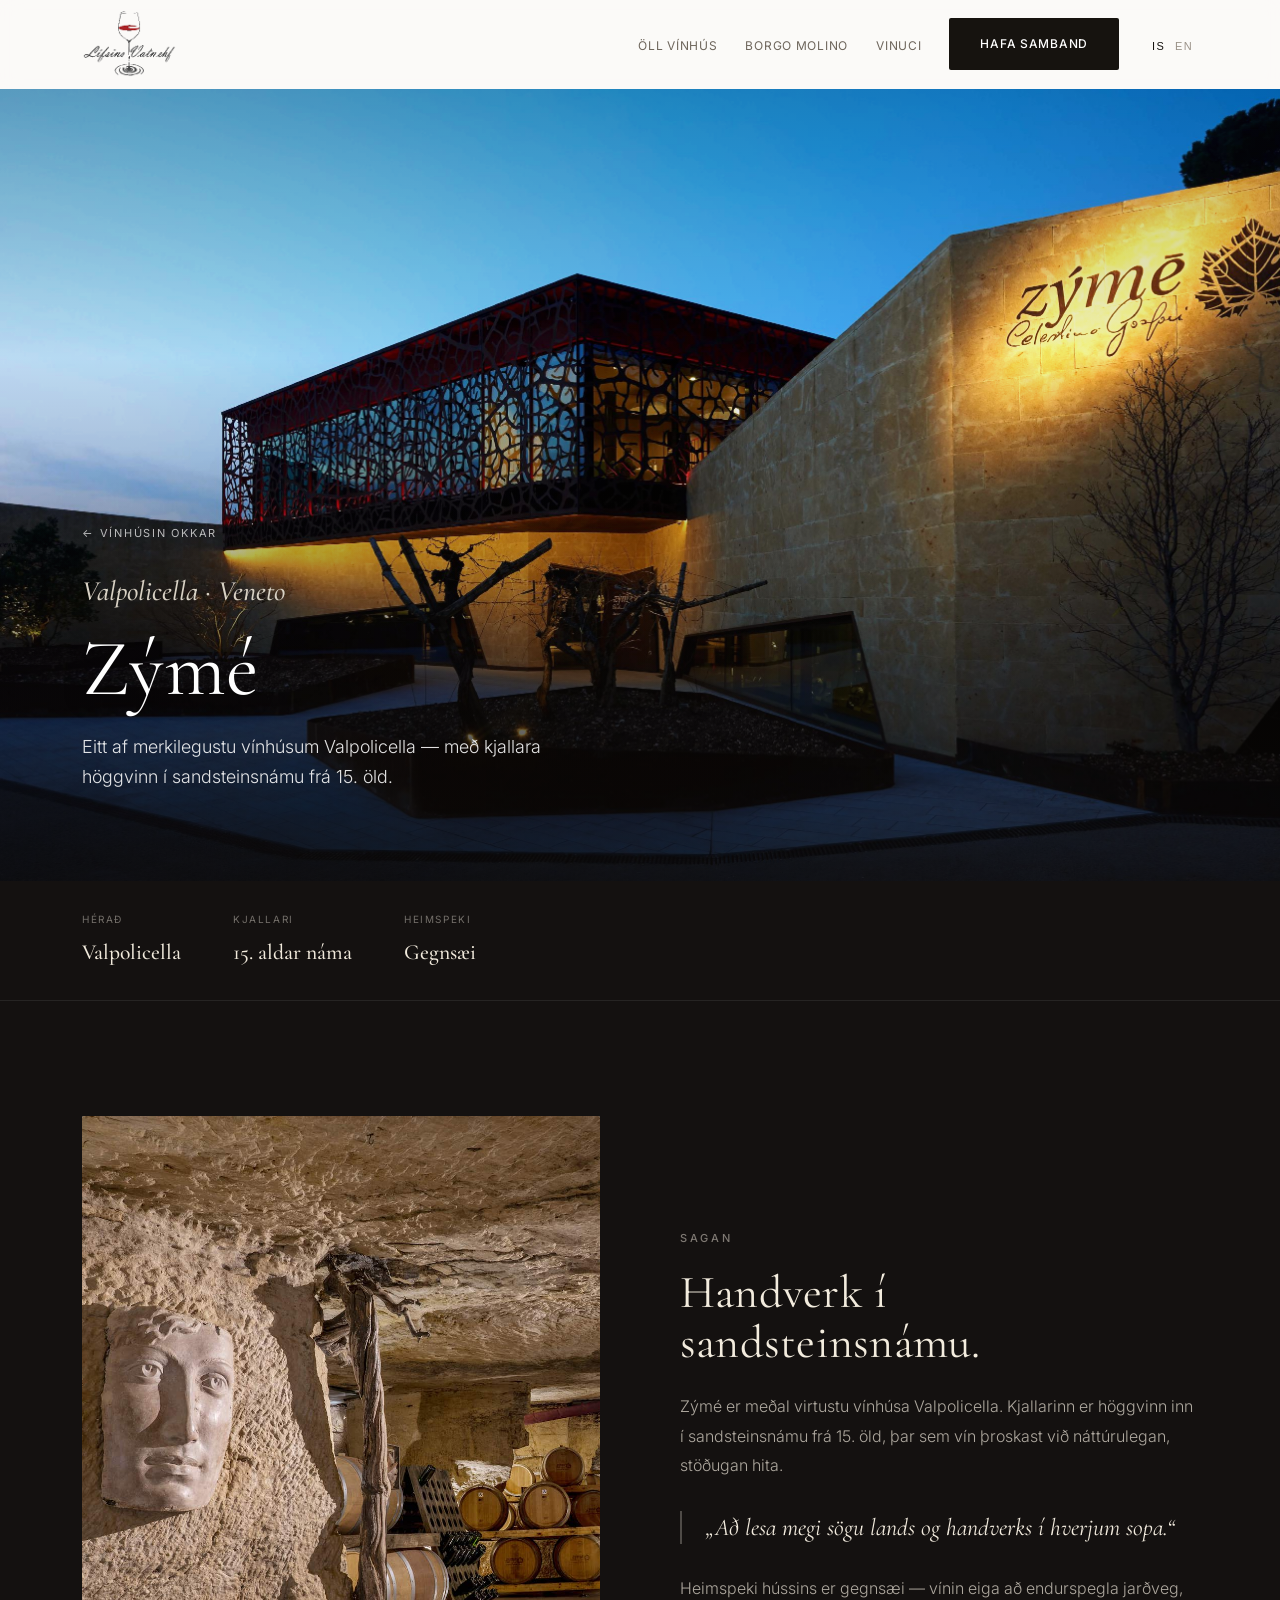
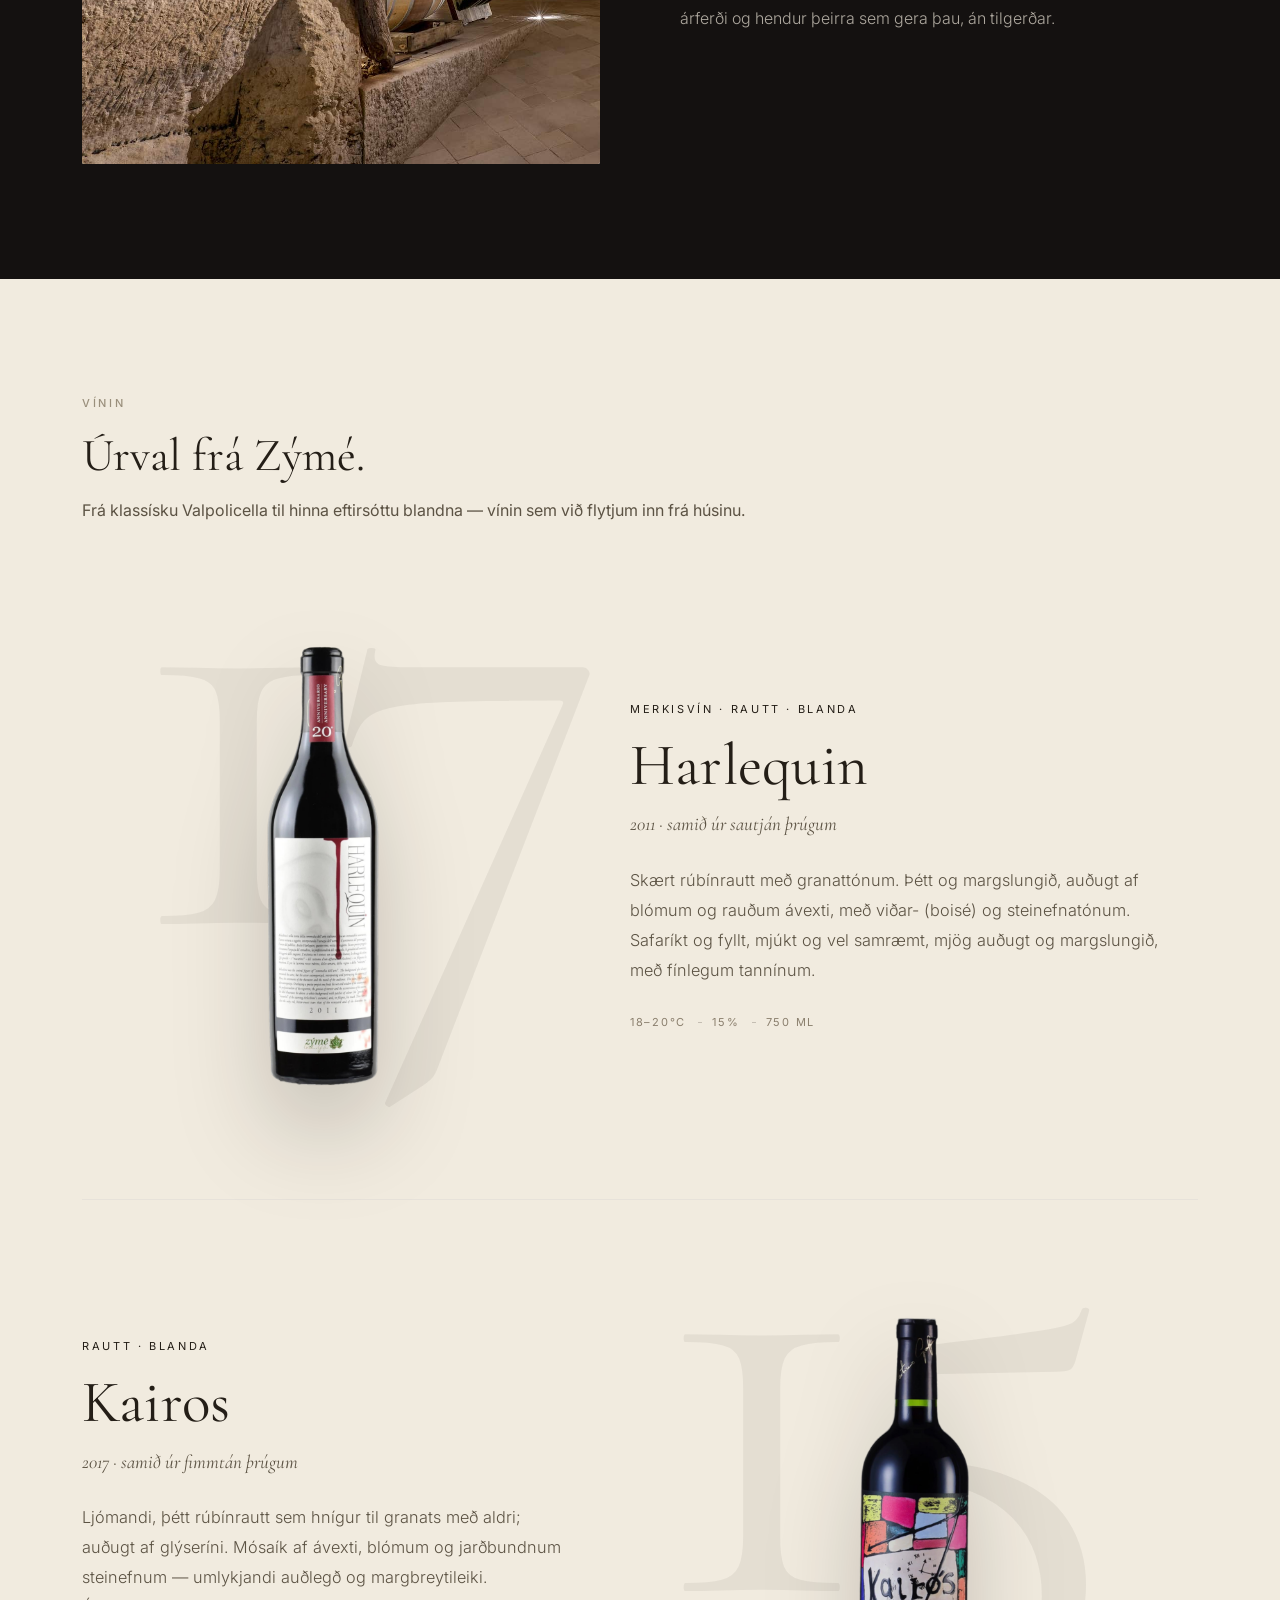
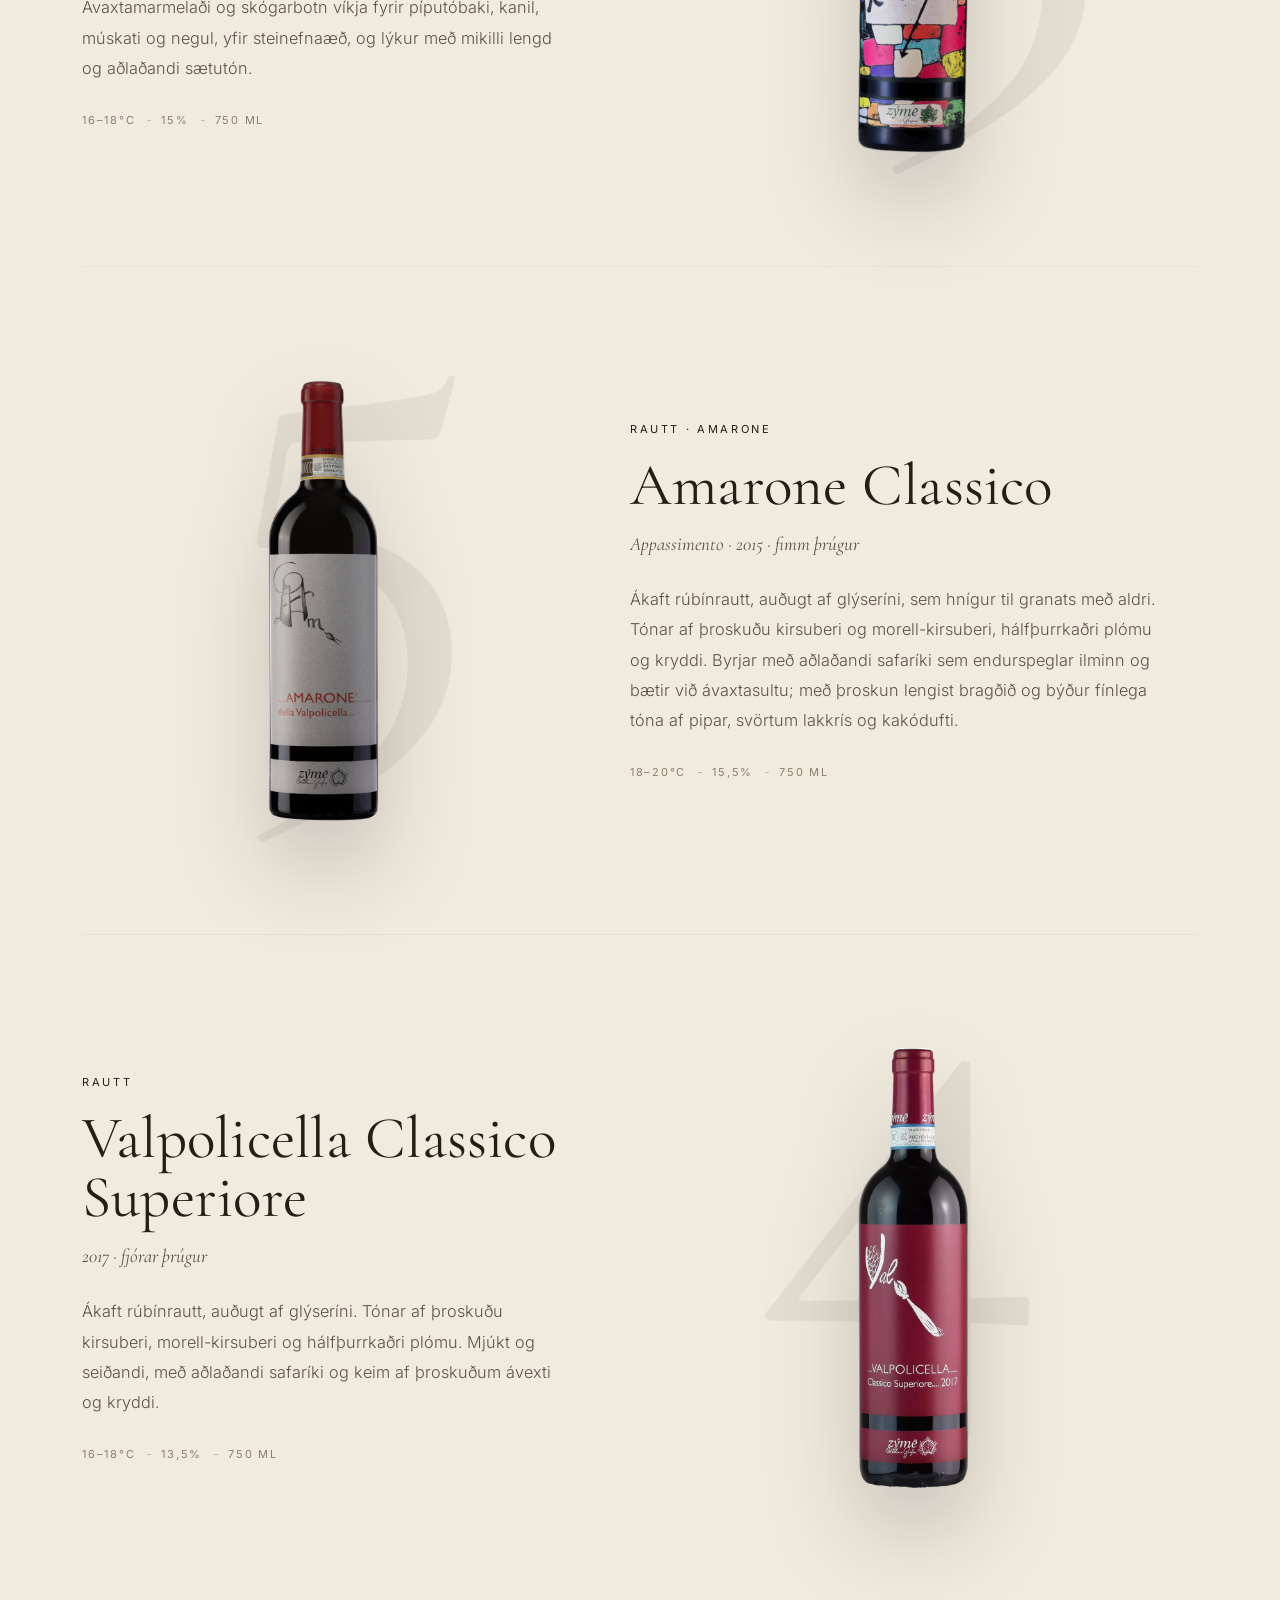
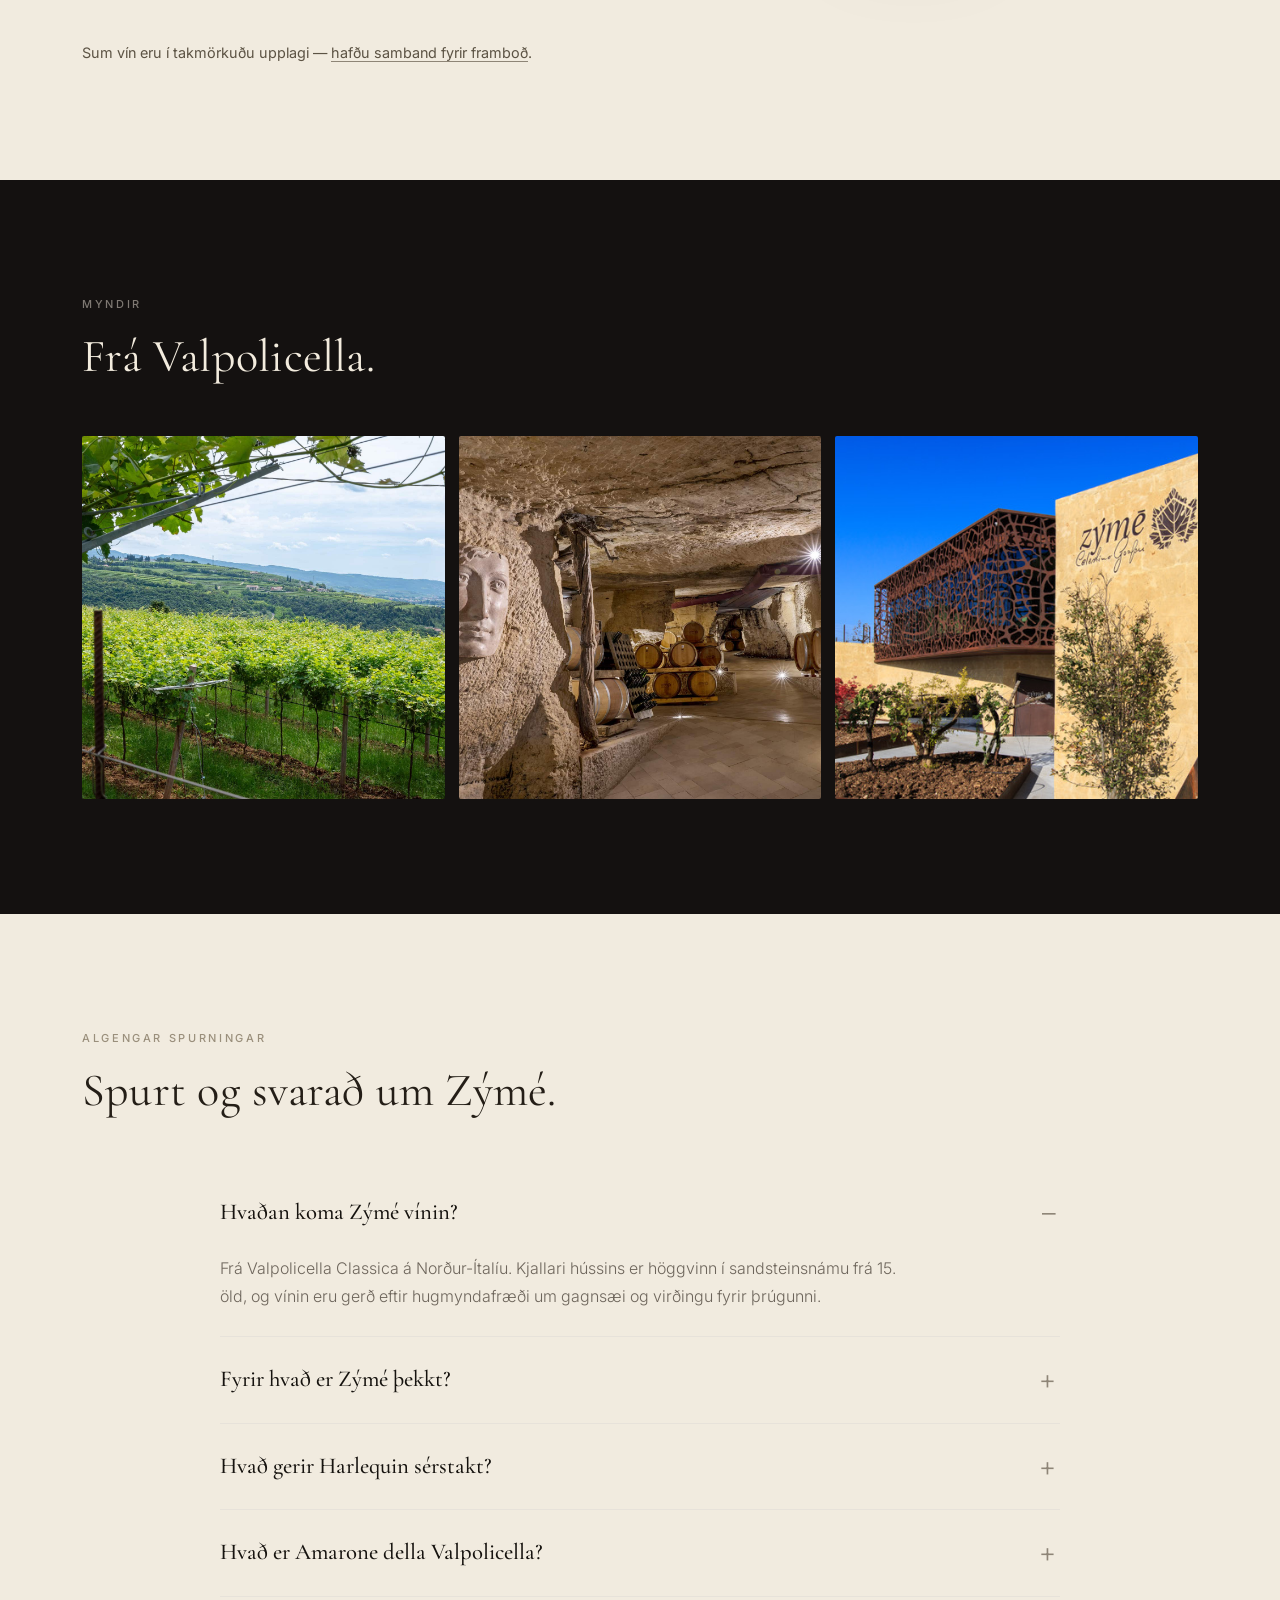
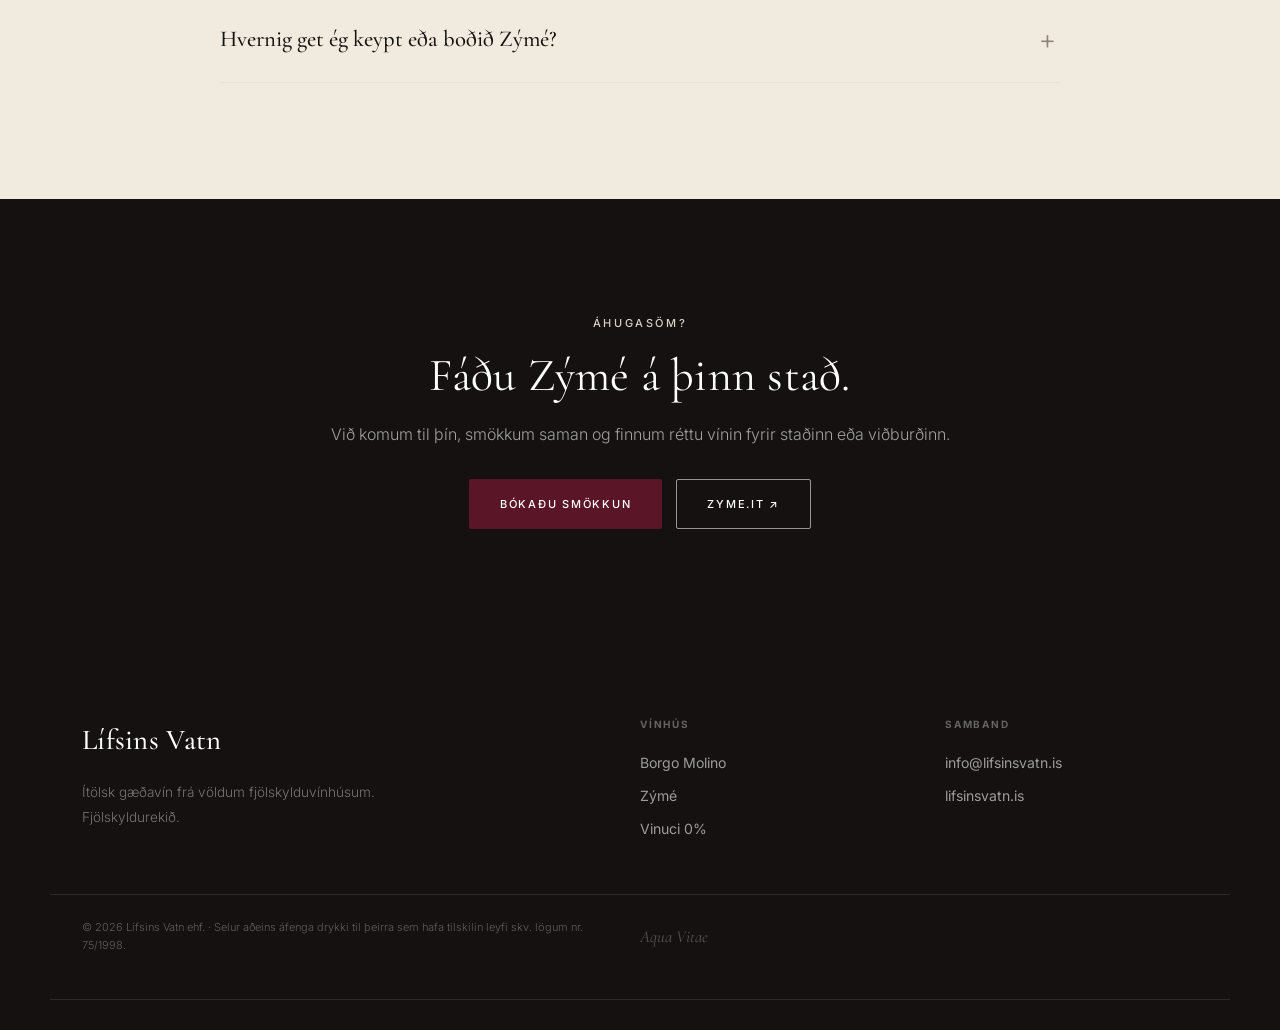
<file: zyme.html>
<!DOCTYPE html>
<html lang="is">
<head>
<meta charset="UTF-8">
<meta name="viewport" content="width=device-width, initial-scale=1.0">
<title>Zýmé — Merkileg vín frá Valpolicella | Lífsins Vatn</title>
<meta name="description" content="Zýmé — eitt merkilegasta vínhús Valpolicella, með kjallara í 15. aldar sandsteinsnámu. Einkainnflutt til Íslands af Lífsins Vatn.">
<link rel="canonical" href="https://lifsinsvatn.is/zyme.html">
<meta name="robots" content="index, follow, max-image-preview:large">
<meta name="author" content="Lífsins Vatn ehf">
<meta name="theme-color" content="#141110">
<link rel="icon" href="lifsinsvatn_logo_t.png">
<link rel="apple-touch-icon" href="lifsinsvatn_logo_t.png">

<!-- Open Graph -->
<meta property="og:type" content="website">
<meta property="og:site_name" content="Lífsins Vatn">
<meta property="og:locale" content="is_IS">
<meta property="og:locale:alternate" content="en_US">
<meta property="og:url" content="https://lifsinsvatn.is/zyme.html">
<meta property="og:title" content="Zýmé — Merkileg vín frá Valpolicella">
<meta property="og:description" content="Eitt merkilegasta vínhús Valpolicella — kjallari höggvinn í 15. aldar sandsteinsnámu. Einkainnflutt til Íslands af Lífsins Vatn.">
<meta property="og:image" content="https://lifsinsvatn.is/zyme_hero_cellar.jpg">
<meta property="og:image:alt" content="Kjallari Zýmé í 15. aldar sandsteinsnámu, Valpolicella">

<!-- Twitter / X card -->
<meta name="twitter:card" content="summary_large_image">
<meta name="twitter:title" content="Zýmé — Merkileg vín frá Valpolicella">
<meta name="twitter:description" content="Kjallari höggvinn í 15. aldar sandsteinsnámu — merkileg vín, einkainnflutt af Lífsins Vatn.">
<meta name="twitter:image" content="https://lifsinsvatn.is/zyme_hero_cellar.jpg">

<!-- STRUCTURED DATA (JSON-LD) — Google rich results + AI answer engines. -->
<script type="application/ld+json">
{
  "@context": "https://schema.org",
  "@graph": [
    {
      "@type": "Organization",
      "@id": "https://lifsinsvatn.is/#organization",
      "name": "Lífsins Vatn ehf",
      "url": "https://lifsinsvatn.is/",
      "email": "info@lifsinsvatn.is",
      "telephone": "+354 694 5257",
      "logo": "https://lifsinsvatn.is/lifsinsvatn_logo_t.png",
      "address": { "@type": "PostalAddress", "addressLocality": "Garðabær", "addressCountry": "IS" }
    },
    {
      "@type": "WebPage",
      "@id": "https://lifsinsvatn.is/zyme.html#webpage",
      "url": "https://lifsinsvatn.is/zyme.html",
      "name": "Zýmé — Merkileg vín frá Valpolicella",
      "description": "Eitt merkilegasta vínhús Valpolicella, með kjallara í 15. aldar sandsteinsnámu. Einkainnflutt af Lífsins Vatn.",
      "inLanguage": "is",
      "about": { "@id": "https://lifsinsvatn.is/zyme.html#brand" }
    },
    {
      "@type": "Brand",
      "@id": "https://lifsinsvatn.is/zyme.html#brand",
      "name": "Zýmé",
      "description": "Virt vínhús í Valpolicella á Ítalíu; kjallarinn er höggvinn í sandsteinsnámu frá 15. öld. Þekkt fyrir Amarone della Valpolicella og hinar eftirsóttu blöndur Harlequin (17 þrúgur) og Kairos (15 þrúgur).",
      "url": "https://lifsinsvatn.is/zyme.html"
    },
    {
      "@type": "BreadcrumbList",
      "itemListElement": [
        { "@type": "ListItem", "position": 1, "name": "Lífsins Vatn", "item": "https://lifsinsvatn.is/" },
        { "@type": "ListItem", "position": 2, "name": "Vínhús", "item": "https://lifsinsvatn.is/#producers" },
        { "@type": "ListItem", "position": 3, "name": "Zýmé" }
      ]
    },
    {
      "@type": "FAQPage",
      "@id": "https://lifsinsvatn.is/zyme.html#faq",
      "mainEntity": [
        { "@type": "Question", "name": "Hvaðan koma Zýmé vínin?",
          "acceptedAnswer": { "@type": "Answer", "text": "Frá Valpolicella Classica á Norður-Ítalíu. Kjallari hússins er höggvinn í sandsteinsnámu frá 15. öld, og vínin eru gerð eftir hugmyndafræði um gagnsæi og virðingu fyrir þrúgunni." } },
        { "@type": "Question", "name": "Fyrir hvað er Zýmé þekkt?",
          "acceptedAnswer": { "@type": "Answer", "text": "Merkileg, listræn vín frá Valpolicella. Þekktast er Harlequin, sem er blandað úr 17 þrúgutegundum úr sama víngarði, auk Amarone della Valpolicella Classico og hvítvínsins Kairos." } },
        { "@type": "Question", "name": "Hvað gerir Harlequin sérstakt?",
          "acceptedAnswer": { "@type": "Answer", "text": "Harlequin er svokallað „field blend“ — blandað úr 17 mismunandi þrúgutegundum sem vaxa saman í einum víngarði. Það er flaggskip Zýmé og eitt sérstæðasta rauðvín Valpolicella." } },
        { "@type": "Question", "name": "Hvað er Amarone della Valpolicella?",
          "acceptedAnswer": { "@type": "Answer", "text": "Kraftmikið þurrt rauðvín gert með appassimento-aðferð, þar sem þrúgurnar eru þurrkaðar í nokkra mánuði fyrir gerjun til að þétta bragð og fyllingu. Amarone Classico frá Zýmé er um 15,5% að styrkleika." } },
        { "@type": "Question", "name": "Hvernig get ég keypt eða boðið Zýmé?",
          "acceptedAnswer": { "@type": "Answer", "text": "Lífsins Vatn flytur Zýmé inn til Íslands og útvegar veitingastöðum, hótelum og einstaklingum með tilskilin leyfi. Hafðu samband í info@lifsinsvatn.is eða síma +354 694 5257." } }
      ]
    }
  ]
}
</script>
<link rel="preconnect" href="https://fonts.googleapis.com">
<link rel="preconnect" href="https://fonts.gstatic.com" crossorigin>
<link href="https://fonts.googleapis.com/css2?family=Cormorant+Garamond:ital,wght@0,400;0,500;0,600;1,400;1,500&family=Inter:wght@300;400;500;600&display=swap" rel="stylesheet">
<link rel="stylesheet" href="producer.css">
<style>
  /* Zýmé — the quarry cellar; darker and more minimal than the other estates */
  .phero{min-height:88vh}
  .phero-bg img{object-position:58% 50%;filter:saturate(.98) brightness(1.14) contrast(1.02)}
  .phero::after{background:
    linear-gradient(180deg, rgba(12,9,7,.26) 0%, rgba(12,9,7,.05) 34%, rgba(12,9,7,.28) 64%, rgba(12,9,7,.76) 100%),
    radial-gradient(120% 90% at 22% 96%, rgba(12,9,7,.42), rgba(12,9,7,0) 55%)}

  /* the 15th-century quarry (with its carved stone face) beside the story text —
     framed on the face, with a slow, gentle Ken Burns */
  .story-media img{object-position:22% 42%;transform-origin:22% 42%;
    animation:cellarKB 32s ease-in-out infinite alternate}
  @keyframes cellarKB{from{transform:scale(1.01)}to{transform:scale(1.06)}}
  @media(prefers-reduced-motion:reduce){.story-media img{animation:none;transform:none}}

  /* ---- monochrome: neutralise the gilt accent everywhere on Zýmé ---- */
  :root{--gold:#8E8577;--gold-lt:#D8D1C4}

  /* ---- mostly-dark page; wines + awards stay light for reading details ---- */
  .facts{background:var(--dark);border-bottom:1px solid rgba(255,255,255,.08)}
  .facts .fact .k{color:rgba(233,226,214,.45)}
  .facts .fact .v{color:#F0E9DB}
  .sec-dark{background:var(--dark);color:#E9E2D6}
  .sec-dark .eyebrow{color:rgba(233,226,214,.5)}
  .sec-dark h2,.sec-dark .h2{color:#F3ECDE}
  .sec-dark p,.sec-dark .muted,.sec-dark .story-body p{color:rgba(233,226,214,.72)}
  .sec-dark .story-quote{color:#F1EADD;border-left-color:rgba(233,226,214,.28)}

  /* ---- warm ivory light sections: gentle contrast against the warm near-black ---- */
  .section.light{background:#F1EBDF !important;color:#2A241C}
  .section.light .eyebrow{color:#9A8F7C}
  .section.light h2,.section.light .h2,.section.light .zwine-name,.section.light .zwine-cat{color:#241E17}
  .section.light .muted,.section.light p,.section.light .zwine-desc,.section.light .zwine-sub{color:#5C5344}
  .section.light .zwine-meta span,.section.light .zwine-meta{color:#8A7F6D}
  .section.light .znum{color:#241E17;opacity:.06}
  .section.light .zsel::before,.section.light hr,.section.light .rule{border-color:#DFD6C6}

  /* ---- WINES as an editorial gallery: no boxes, floating bottles, ghosted numeral ---- */
  .zwines{margin-top:8px}
  .zwine{position:relative;display:grid;grid-template-columns:.92fr 1.08fr;gap:clamp(28px,5vw,84px);
    align-items:center;padding:clamp(52px,6.5vw,104px) 0;border-top:1px solid var(--line)}
  .zwine:first-child{border-top:0;padding-top:clamp(20px,3vw,40px)}
  .zwine.flip .zwine-shot{order:2}
  .zwine-shot{position:relative;display:flex;justify-content:center;align-items:center;min-height:360px}
  .zwine-shot img{position:relative;z-index:1;max-height:clamp(300px,40vw,500px);width:auto;
    filter:drop-shadow(0 44px 46px rgba(20,17,16,.20))}
  .znum{position:absolute;z-index:0;top:50%;left:50%;transform:translate(-42%,-82%);
    font-family:var(--serif);font-weight:400;font-size:clamp(20rem,52vw,48rem);line-height:.72;
    color:var(--ink);opacity:.10;letter-spacing:-.03em;pointer-events:none;white-space:nowrap;user-select:none}
  .zwine.flip .znum{transform:translate(-58%,-82%)}
  .zwine-info{max-width:530px}
  .zwine.flip .zwine-info{margin-left:auto}
  .zwine-cat{font-size:11px;letter-spacing:.24em;text-transform:uppercase;color:var(--muted);margin-bottom:18px}
  .zwine-name{font-family:var(--serif);font-weight:400;line-height:1.0;letter-spacing:.004em;
    font-size:clamp(2.3rem,4.7vw,3.7rem);color:var(--ink);margin-bottom:14px}
  .zwine-sub{font-family:var(--serif);font-style:italic;font-size:1.18rem;color:var(--muted);margin-bottom:24px}
  .zwine-desc{color:var(--muted);font-weight:300;line-height:1.85;font-size:1.02rem;margin-bottom:28px}
  .zwine-meta{display:flex;gap:26px;font-size:11px;letter-spacing:.16em;text-transform:uppercase;color:var(--faint)}
  .zwine-meta span{position:relative}
  .zwine-meta span+span::before{content:'';position:absolute;left:-14px;top:50%;width:4px;height:1px;background:var(--faint);opacity:.5}
  @media(max-width:820px){
    .zwine{grid-template-columns:1fr;gap:12px;text-align:center;padding:clamp(44px,9vw,64px) 0}
    .zwine.flip .zwine-shot{order:0}
    .zwine-info,.zwine.flip .zwine-info{max-width:none;margin:0 auto}
    .zwine-meta{justify-content:center}
    .zwine-shot{min-height:0}
    .znum{font-size:68vw}
  }
</style>
</head>
<body>

<nav class="nav">
  <div class="wrap">
    <a href="index.html" class="nav-logo"><img src="lifsinsvatn_logo_nav.png" alt="Lífsins Vatn ehf"></a>
    <ul class="nav-links">
      <li class="hide-sm"><a href="index.html#producers"><span class="is-t">Öll vínhús</span><span class="en-t">All estates</span></a></li>
      <li class="hide-sm"><a href="borgo-molino.html">Borgo Molino</a></li>
      <li class="hide-sm"><a href="vinuci.html">Vinuci</a></li>
      <li><a href="index.html#contact" class="btn btn-dark" style="color:#fff"><span class="is-t">Hafa samband</span><span class="en-t">Get in touch</span></a></li>
      <li class="lang-li"><span class="lang"><button id="btnIs" class="active" onclick="setLang('is')">IS</button><button id="btnEn" onclick="setLang('en')">EN</button></span></li>
    </ul>
  </div>
</nav>

<header class="phero">
  <div class="phero-bg"><img src="Zym%C3%A9/zyme_hero.jpg" alt="Zýmé's winery with its distinctive Corten-steel lattice façade, Valpolicella"></div>
  <div class="wrap phero-inner">
    <a href="index.html#producers" class="phero-back">← <span class="is-t">Vínhúsin okkar</span><span class="en-t">Our estates</span></a>
    <span class="phero-region">Valpolicella · Veneto</span>
    <h1 class="h1">Zýmé</h1>
    <p class="phero-lead"><span class="is-t">Eitt af merkilegustu vínhúsum Valpolicella — með kjallara höggvinn í sandsteinsnámu frá 15. öld.</span><span class="en-t">One of Valpolicella's most singular estates — its cellar carved into a 15th-century sandstone quarry.</span></p>
  </div>
</header>

<div class="facts">
  <div class="wrap">
    <div class="fact"><div class="k"><span class="is-t">Hérað</span><span class="en-t">Region</span></div><div class="v">Valpolicella</div></div>
    <div class="fact"><div class="k"><span class="is-t">Kjallari</span><span class="en-t">Cellar</span></div><div class="v"><span class="is-t">15. aldar náma</span><span class="en-t">15th-c. quarry</span></div></div>
    <div class="fact"><div class="k"><span class="is-t">Heimspeki</span><span class="en-t">Philosophy</span></div><div class="v"><span class="is-t">Gegnsæi</span><span class="en-t">Transparency</span></div></div>
  </div>
</div>

<!-- STORY -->
<section class="section sec-dark">
  <div class="wrap story">
    <div class="story-media reveal"><img src="Zym%C3%A9/zyme_15decade_cellar.jpg" alt="A classical carved stone face set into Zýmé's 15th-century sandstone quarry cellar"></div>
    <div class="story-body reveal">
      <span class="eyebrow"><span class="is-t">Sagan</span><span class="en-t">The story</span></span>
      <h2 class="h2"><span class="is-t">Handverk í sandsteinsnámu.</span><span class="en-t">Craft in a sandstone quarry.</span></h2>
      <p><span class="is-t">Zýmé er meðal virtustu vínhúsa Valpolicella. Kjallarinn er höggvinn inn í sandsteinsnámu frá 15. öld, þar sem vín þroskast við náttúrulegan, stöðugan hita.</span><span class="en-t">Zýmé is among the most respected estates of Valpolicella. Its cellar is carved into a 15th-century sandstone quarry, where the wines mature at a natural, constant temperature.</span></p>
      <div class="story-quote"><span class="is-t">„Að lesa megi sögu lands og handverks í hverjum sopa.“</span><span class="en-t">"To read the story of land and craft in every sip."</span></div>
      <p><span class="is-t">Heimspeki hússins er gegnsæi — vínin eiga að endurspegla jarðveg, árferði og hendur þeirra sem gera þau, án tilgerðar.</span><span class="en-t">The house philosophy is transparency — the wines should reflect soil, vintage and the hands that make them, without artifice.</span></p>
    </div>
  </div>
</section>

<!-- WINES -->
<section class="section light" style="background:#fff">
  <div class="wrap">
    <div class="sec-head reveal">
      <span class="eyebrow"><span class="is-t">Vínin</span><span class="en-t">The wines</span></span>
      <h2 class="h2"><span class="is-t">Úrval frá Zýmé.</span><span class="en-t">A selection from Zýmé.</span></h2>
      <p class="muted"><span class="is-t">Frá klassísku Valpolicella til hinna eftirsóttu blandna — vínin sem við flytjum inn frá húsinu.</span><span class="en-t">From classic Valpolicella to its sought-after blends — the wines we import from the estate.</span></p>
    </div>
    <div class="zwines" data-stagger>

      <article class="zwine reveal">
        <div class="zwine-shot"><span class="znum" aria-hidden="true">17</span><img src="Zym%C3%A9/cat_harlequin.png" alt="Zýmé Harlequin 2011" loading="lazy"></div>
        <div class="zwine-info">
          <div class="zwine-cat"><span class="is-t">Merkisvín · Rautt · Blanda</span><span class="en-t">Icon · Red · Blend</span></div>
          <h3 class="zwine-name">Harlequin</h3>
          <div class="zwine-sub"><span class="is-t">2011 · samið úr sautján þrúgum</span><span class="en-t">2011 · composed from seventeen grapes</span></div>
          <p class="zwine-desc"><span class="is-t">Skært rúbínrautt með granattónum. Þétt og margslungið, auðugt af blómum og rauðum ávexti, með viðar- (boisé) og steinefnatónum. Safaríkt og fyllt, mjúkt og vel samræmt, mjög auðugt og margslungið, með fínlegum tannínum.</span><span class="en-t">Bright ruby-red with garnet hues. Dense and complex, rich in flowers and red fruit, with woody (boisé) and mineral notes. Juicy and full-bodied, smooth and well-balanced, very rich and complex, with fine tannins.</span></p>
          <div class="zwine-meta"><span>18–20°C</span><span>15%</span><span>750 ml</span></div>
        </div>
      </article>

      <article class="zwine reveal flip">
        <div class="zwine-shot"><span class="znum" aria-hidden="true">15</span><img src="Zym%C3%A9/cat_kairos.png" alt="Zýmé Kairos 2017" loading="lazy"></div>
        <div class="zwine-info">
          <div class="zwine-cat"><span class="is-t">Rautt · Blanda</span><span class="en-t">Red · Blend</span></div>
          <h3 class="zwine-name">Kairos</h3>
          <div class="zwine-sub"><span class="is-t">2017 · samið úr fimmtán þrúgum</span><span class="en-t">2017 · composed from fifteen grapes</span></div>
          <p class="zwine-desc"><span class="is-t">Ljómandi, þétt rúbínrautt sem hnígur til granats með aldri; auðugt af glýseríni. Mósaík af ávexti, blómum og jarðbundnum steinefnum — umlykjandi auðlegð og margbreytileiki. Ávaxtamarmelaði og skógarbotn víkja fyrir píputóbaki, kanil, múskati og negul, yfir steinefnaæð, og lýkur með mikilli lengd og aðlaðandi sætutón.</span><span class="en-t">Luminous, dense ruby-red, tending to garnet with age; glycerine-rich. A mosaic of fruit, blossoms and earthy minerality alternating with one another. Fruit marmalade and forest floor give way to pipe tobacco, cinnamon, nutmeg and clove, over a vein of minerality, concluding with great length and an appealing note of sweetness.</span></p>
          <div class="zwine-meta"><span>16–18°C</span><span>15%</span><span>750 ml</span></div>
        </div>
      </article>

      <article class="zwine reveal">
        <div class="zwine-shot"><span class="znum" aria-hidden="true">5</span><img src="Zym%C3%A9/cat_amarone.png" alt="Zýmé Amarone della Valpolicella Classico 2015" loading="lazy"></div>
        <div class="zwine-info">
          <div class="zwine-cat"><span class="is-t">Rautt · Amarone</span><span class="en-t">Red · Amarone</span></div>
          <h3 class="zwine-name">Amarone Classico</h3>
          <div class="zwine-sub"><span class="is-t">Appassimento · 2015 · fimm þrúgur</span><span class="en-t">Appassimento · 2015 · five grapes</span></div>
          <p class="zwine-desc"><span class="is-t">Ákaft rúbínrautt, auðugt af glýseríni, sem hnígur til granats með aldri. Tónar af þroskuðu kirsuberi og morell-kirsuberi, hálfþurrkaðri plómu og kryddi. Byrjar með aðlaðandi safaríki sem endurspeglar ilminn og bætir við ávaxtasultu; með þroskun lengist bragðið og býður fínlega tóna af pipar, svörtum lakkrís og kakódufti.</span><span class="en-t">Intense ruby-red, glycerine-rich, tending to garnet with age. Notes of ripe cherry and morello cherry, semi-dried plum and spices. Enters with an appealing savouriness that mirrors the nose and adds fruit preserves; with ageing the palate lengthens, offering delicate impressions of pepper, black liquorice and cocoa powder.</span></p>
          <div class="zwine-meta"><span>18–20°C</span><span>15,5%</span><span>750 ml</span></div>
        </div>
      </article>

      <article class="zwine reveal flip">
        <div class="zwine-shot"><span class="znum" aria-hidden="true">4</span><img src="Zym%C3%A9/cat_valpolicella.png" alt="Zýmé Valpolicella Classico Superiore 2017" loading="lazy"></div>
        <div class="zwine-info">
          <div class="zwine-cat"><span class="is-t">Rautt</span><span class="en-t">Red</span></div>
          <h3 class="zwine-name">Valpolicella Classico Superiore</h3>
          <div class="zwine-sub"><span class="is-t">2017 · fjórar þrúgur</span><span class="en-t">2017 · four grapes</span></div>
          <p class="zwine-desc"><span class="is-t">Ákaft rúbínrautt, auðugt af glýseríni. Tónar af þroskuðu kirsuberi, morell-kirsuberi og hálfþurrkaðri plómu. Mjúkt og seiðandi, með aðlaðandi safaríki og keim af þroskuðum ávexti og kryddi.</span><span class="en-t">Intense ruby-red, glycerine-rich. Notes of ripe cherry, morello cherry and semi-dried plum. Smooth and seductive, with an appealing sapidity and impressions of ripe fruit and spice.</span></p>
          <div class="zwine-meta"><span>16–18°C</span><span>13,5%</span><span>750 ml</span></div>
        </div>
      </article>

    </div>
    <p class="muted reveal" style="margin-top:40px;font-size:.9rem"><span class="is-t">Sum vín eru í takmörkuðu upplagi — <a href="index.html#contact" style="border-bottom:1px solid var(--gold)">hafðu samband fyrir framboð</a>.</span><span class="en-t">Some wines are in limited supply — <a href="index.html#contact" style="border-bottom:1px solid var(--gold)">contact us for availability</a>.</span></p>
  </div>
</section>

<!-- GALLERY (pending) -->
<section class="section sec-dark">
  <div class="wrap">
    <div class="sec-head reveal">
      <span class="eyebrow"><span class="is-t">Myndir</span><span class="en-t">Gallery</span></span>
      <h2 class="h2"><span class="is-t">Frá Valpolicella.</span><span class="en-t">From Valpolicella.</span></h2>
    </div>
    <div class="gallery three reveal">
      <figure><img src="Zym%C3%A9/Zyme-vineyard.jpg" alt="Zýmé vineyards in Valpolicella"></figure>
      <figure><img src="Zym%C3%A9/zyme_15decade_cellar.jpg" alt="The 15th-century sandstone cellar with ageing barrels"></figure>
      <figure><img src="Zym%C3%A9/Zyme-1.jpg" alt="The Zýmé winery building"></figure>
    </div>
  </div>
</section>

<!-- FAQ (AEO) — visible copy mirrored in FAQPage JSON-LD in the <head> -->
<section class="section light" id="faq">
  <div class="wrap">
    <div class="sec-head reveal">
      <span class="eyebrow"><span class="is-t">Algengar spurningar</span><span class="en-t">FAQ</span></span>
      <h2 class="h2"><span class="is-t">Spurt og svarað um Zýmé.</span><span class="en-t">Zýmé — questions &amp; answers.</span></h2>
    </div>
    <div class="faq-list reveal">
      <details class="faq-item" open>
        <summary><span class="is-t">Hvaðan koma Zýmé vínin?</span><span class="en-t">Where do Zýmé wines come from?</span></summary>
        <div class="faq-a"><span class="is-t">Frá Valpolicella Classica á Norður-Ítalíu. Kjallari hússins er höggvinn í sandsteinsnámu frá 15. öld, og vínin eru gerð eftir hugmyndafræði um gagnsæi og virðingu fyrir þrúgunni.</span><span class="en-t">From Valpolicella Classica in northern Italy. The cellar is carved into a 15th-century sandstone quarry, and the wines follow a philosophy of transparency and respect for the grape.</span></div>
      </details>
      <details class="faq-item">
        <summary><span class="is-t">Fyrir hvað er Zýmé þekkt?</span><span class="en-t">What is Zýmé known for?</span></summary>
        <div class="faq-a"><span class="is-t">Merkileg, listræn vín frá Valpolicella. Þekktast er Harlequin, sem er blandað úr 17 þrúgutegundum úr sama víngarði, auk Amarone della Valpolicella Classico og hvítvínsins Kairos.</span><span class="en-t">Remarkable, artful wines from Valpolicella. Best known is Harlequin, blended from 17 grape varieties grown in a single vineyard, alongside Amarone della Valpolicella Classico and the white Kairos.</span></div>
      </details>
      <details class="faq-item">
        <summary><span class="is-t">Hvað gerir Harlequin sérstakt?</span><span class="en-t">What makes Harlequin special?</span></summary>
        <div class="faq-a"><span class="is-t">Harlequin er svokallað „field blend“ — blandað úr 17 mismunandi þrúgutegundum sem vaxa saman í einum víngarði. Það er flaggskip Zýmé og eitt sérstæðasta rauðvín Valpolicella.</span><span class="en-t">Harlequin is a 'field blend' — made from 17 different grape varieties grown together in a single vineyard. It is Zýmé's flagship and one of Valpolicella's most singular red wines.</span></div>
      </details>
      <details class="faq-item">
        <summary><span class="is-t">Hvað er Amarone della Valpolicella?</span><span class="en-t">What is Amarone della Valpolicella?</span></summary>
        <div class="faq-a"><span class="is-t">Kraftmikið þurrt rauðvín gert með appassimento-aðferð, þar sem þrúgurnar eru þurrkaðar í nokkra mánuði fyrir gerjun til að þétta bragð og fyllingu. Amarone Classico frá Zýmé er um 15,5% að styrkleika.</span><span class="en-t">A powerful dry red made by the appassimento method, where the grapes are dried for several months before fermentation to concentrate flavour and body. Zýmé's Amarone Classico is about 15.5% in strength.</span></div>
      </details>
      <details class="faq-item">
        <summary><span class="is-t">Hvernig get ég keypt eða boðið Zýmé?</span><span class="en-t">How can I buy or serve Zýmé?</span></summary>
        <div class="faq-a"><span class="is-t">Lífsins Vatn flytur Zýmé inn til Íslands og útvegar veitingastöðum, hótelum og einstaklingum með tilskilin leyfi. Hafðu samband í <a href="mailto:info@lifsinsvatn.is">info@lifsinsvatn.is</a> eða síma +354 694 5257.</span><span class="en-t">Lífsins Vatn imports Zýmé to Iceland and supplies restaurants, hotels and licensed buyers. Get in touch at <a href="mailto:info@lifsinsvatn.is">info@lifsinsvatn.is</a> or call +354 694 5257.</span></div>
      </details>
    </div>
  </div>
</section>

<!-- CTA -->
<section class="section cta">
  <div class="wrap">
    <span class="eyebrow"><span class="is-t">Áhugasöm?</span><span class="en-t">Interested?</span></span>
    <h2 class="h2"><span class="is-t">Fáðu Zýmé á þinn stað.</span><span class="en-t">Bring Zýmé to your venue.</span></h2>
    <p><span class="is-t">Við komum til þín, smökkum saman og finnum réttu vínin fyrir staðinn eða viðburðinn.</span><span class="en-t">We come to you, taste together, and find the right wines for your venue or event.</span></p>
    <div class="cta-btns">
      <a href="index.html#contact" class="btn btn-wine"><span class="is-t">Bókaðu smökkun</span><span class="en-t">Book a tasting</span></a>
      <a href="https://www.zyme.it" target="_blank" rel="noopener" class="btn btn-light">zyme.it ↗</a>
    </div>
  </div>
</section>

<footer class="footer">
  <div class="wrap">
    <div>
      <div class="f-brand">Lífsins Vatn</div>
      <p class="f-desc"><span class="is-t">Ítölsk gæðavín frá völdum fjölskylduvínhúsum. Fjölskyldurekið.</span><span class="en-t">Italian fine wines from hand-picked family estates. Family owned.</span></p>
    </div>
    <div class="f-col">
      <h4><span class="is-t">Vínhús</span><span class="en-t">Estates</span></h4>
      <a href="borgo-molino.html">Borgo Molino</a><a href="zyme.html">Zýmé</a><a href="vinuci.html">Vinuci 0%</a>
    </div>
    <div class="f-col">
      <h4><span class="is-t">Samband</span><span class="en-t">Contact</span></h4>
      <a href="mailto:info@lifsinsvatn.is">info@lifsinsvatn.is</a><a href="index.html">lifsinsvatn.is</a>
    </div>
  </div>
  <div class="wrap footer-bottom">
    <p><span class="is-t">© 2026 Lífsins Vatn ehf. · Selur aðeins áfenga drykki til þeirra sem hafa tilskilin leyfi skv. lögum nr. 75/1998.</span><span class="en-t">© 2026 Lífsins Vatn ehf. · Sells alcoholic beverages only to those with the required licence under Act No. 75/1998.</span></p>
    <span style="font-family:var(--serif);font-style:italic;font-size:1.05rem;color:rgba(255,255,255,.28)">Aqua Vitae</span>
  </div>
</footer>

<script src="producer.js"></script>
</body>
</html>
</file>
<file: producer.css>
/* ============================================================
   Lífsins Vatn — shared producer-page styles
   Matches the v9 homepage: Cormorant Garamond + Inter,
   cream/ink/wine palette, scroll-reveal motion.
   ============================================================ */
*,*::before,*::after{box-sizing:border-box;margin:0;padding:0}
html{scroll-behavior:smooth;-webkit-font-smoothing:antialiased;text-rendering:optimizeLegibility}
:root{
  --bg:#FBFAF8;--ink:#16130F;--muted:#6E665C;--faint:#9A9288;--line:#E7E2DA;
  --wine:#5A1626;--gold:#B08D57;--gold-lt:#D9BE93;--dark:#141110;--white:#fff;
  --serif:'Cormorant Garamond',Georgia,'Times New Roman',serif;
  --sans:'Inter',system-ui,Arial,sans-serif;
}
body{font-family:var(--sans);background:var(--bg);color:var(--ink);line-height:1.65;font-weight:400}
a{color:inherit;text-decoration:none}
img{display:block;max-width:100%}
.wrap{max-width:1180px;margin:0 auto;padding:0 32px}

h1,h2,h3,.h1,.h2{font-family:var(--serif)}
.eyebrow{font-family:var(--sans);font-size:11px;letter-spacing:.24em;text-transform:uppercase;color:var(--faint);font-weight:500}
.h1{font-weight:400;font-size:clamp(2.9rem,6.2vw,5.6rem);letter-spacing:.005em;line-height:1.03}
.h2{font-weight:400;font-size:clamp(2rem,3.6vw,3.2rem);letter-spacing:.005em;line-height:1.1}
.lead{color:var(--muted);font-size:1.08rem;font-weight:300;line-height:1.75}
.muted{color:var(--muted)}
.section{padding:clamp(72px,9vw,128px) 0}
.btn{display:inline-block;font-family:var(--sans);font-size:11px;letter-spacing:.16em;text-transform:uppercase;font-weight:500;padding:15px 30px;border-radius:2px;transition:.25s ease;border:1px solid transparent;cursor:pointer}
.btn-dark{background:var(--ink);color:#fff}.btn-dark:hover{background:#000}
.btn-wine{background:var(--wine);color:#fff}.btn-wine:hover{background:#480f1d}
.btn-line{border-color:var(--line);color:var(--ink)}.btn-line:hover{border-color:var(--ink)}
.btn-light{border-color:rgba(255,255,255,.55);color:#fff}.btn-light:hover{background:#fff;color:var(--ink);border-color:#fff}
.sec-head{max-width:700px;margin-bottom:54px}
.sec-head .eyebrow{display:block;margin-bottom:18px}
.sec-head h2{margin-bottom:16px}

/* reveal */
.reveal{opacity:0;transform:translateY(26px);transition:opacity 1s cubic-bezier(.2,.6,.2,1),transform 1s cubic-bezier(.2,.6,.2,1)}
.reveal.in{opacity:1;transform:none}

/* topbar + nav */
.topbar{border-bottom:1px solid var(--line);font-size:11px;letter-spacing:.12em;color:var(--faint)}
.topbar .wrap{display:flex;justify-content:space-between;align-items:center;height:38px}
.lang button{background:none;border:none;font-size:11px;color:var(--faint);cursor:pointer;padding:2px 5px;letter-spacing:.12em}
.lang button.active{color:var(--ink)}
.nav{position:sticky;top:0;z-index:100;background:rgba(251,250,248,.86);backdrop-filter:blur(10px);border-bottom:1px solid transparent;transition:border-color .3s,box-shadow .3s}
.nav.scrolled{border-bottom-color:var(--line);box-shadow:0 8px 30px rgba(20,16,12,.05)}
.nav .wrap{display:flex;align-items:center;height:88px;gap:36px;transition:height .3s}
.nav.scrolled .wrap{height:74px}
.nav-logo{display:flex;align-items:center;gap:13px}.nav-logo img{height:66px;width:auto;transition:height .3s}.nav.scrolled .nav-logo img{height:56px}
.nav-name{font-family:var(--serif);font-size:24px;letter-spacing:.01em;font-weight:500;color:var(--ink);white-space:nowrap}
.nav-links{display:flex;gap:28px;margin-left:auto;list-style:none;align-items:center}
.nav-links a{font-size:12px;letter-spacing:.06em;text-transform:uppercase;color:var(--muted);position:relative;transition:.2s}
.nav-links a::after{content:'';position:absolute;left:0;bottom:-6px;width:0;height:1px;background:var(--wine);transition:width .3s ease}
.nav-links a:hover{color:var(--ink)}.nav-links a:hover::after{width:100%}

/* producer hero */
.phero{position:relative;min-height:80vh;display:flex;align-items:flex-end;overflow:hidden;background:var(--dark)}
.phero-bg{position:absolute;inset:0;z-index:0}
.phero-bg img{width:100%;height:100%;object-fit:cover;object-position:center;transform:scale(1.04);animation:kenburns 26s ease-out infinite alternate}
@keyframes kenburns{to{transform:scale(1.16)}}
.phero::after{content:'';position:absolute;inset:0;z-index:1;background:linear-gradient(180deg,rgba(12,9,7,.45) 0%,rgba(12,9,7,.12) 34%,rgba(12,9,7,.55) 72%,rgba(12,9,7,.85) 100%)}
.phero-inner{position:relative;z-index:2;color:#fff;padding-top:100px;padding-bottom:clamp(52px,7vw,96px);width:100%}
.phero-back{display:inline-block;font-size:11px;letter-spacing:.16em;text-transform:uppercase;color:rgba(255,255,255,.7);margin-bottom:26px;transition:.2s}
.phero-back:hover{color:#fff}
.phero-region{font-family:var(--serif);font-style:italic;font-weight:500;font-size:clamp(1.3rem,2.2vw,1.9rem);color:var(--gold-lt);display:block;margin-bottom:14px}
.phero h1{color:#fff;margin-bottom:22px;text-shadow:0 2px 30px rgba(0,0,0,.25)}
.phero-lead{color:rgba(255,255,255,.88);max-width:520px;font-size:1.12rem;font-weight:300}
.phero-inner>*{opacity:0;transform:translateY(22px);animation:heroIn 1.1s cubic-bezier(.2,.6,.2,1) forwards}
.phero-region{animation-delay:.12s}.phero h1{animation-delay:.24s}.phero-lead{animation-delay:.38s}
@keyframes heroIn{to{opacity:1;transform:none}}

/* facts strip */
.facts{background:#fff;border-bottom:1px solid var(--line)}
.facts .wrap{display:flex;flex-wrap:wrap;gap:52px;padding:30px 32px}
.fact .k{font-size:10px;letter-spacing:.16em;text-transform:uppercase;color:var(--faint);margin-bottom:7px}
.fact .v{font-family:var(--serif);font-size:1.35rem;font-weight:500}

/* story */
.story{display:grid;grid-template-columns:1fr 1fr;gap:80px;align-items:center}
.story.flip .story-media{order:2}
.story-media{aspect-ratio:4/5;overflow:hidden;border-radius:2px;background:#ECE7E0}
.story-media img{width:100%;height:100%;object-fit:cover;object-position:center;transition:transform 1.4s ease}
.story-media:hover img{transform:scale(1.05)}
.story-body .eyebrow{display:block;margin-bottom:20px}
.story-body h2{margin-bottom:24px}
.story-body p{color:var(--muted);font-weight:300;line-height:1.85;margin-bottom:18px}
.story-quote{font-family:var(--serif);font-style:italic;font-size:1.5rem;line-height:1.4;color:var(--ink);border-left:2px solid var(--gold);padding-left:24px;margin:30px 0}

/* wines */
.wines-grid{display:flex;flex-wrap:wrap;justify-content:center;gap:16px}
.wines-grid .wine-card{flex:1 1 240px;max-width:288px;border:1px solid var(--line);border-radius:3px;overflow:hidden}
.wine-tag{position:absolute;top:14px;left:14px;font-size:9px;letter-spacing:.14em;text-transform:uppercase;background:var(--wine);color:#fff;padding:5px 9px;border-radius:2px}
.wine-shot{position:relative}
.wine-card{background:#fff;padding:0;display:flex;flex-direction:column;transition:background .3s}
.wine-card:hover{background:#FCFBF9}
.wine-shot{aspect-ratio:3/4;overflow:hidden;background:#F2EEE8;display:flex;align-items:center;justify-content:center}
.wine-shot img{width:100%;height:100%;object-fit:cover;object-position:center}
.wine-shot.bottle{padding:24px 16px 10px}
.wine-shot.bottle img{width:auto;height:100%;object-fit:contain}
.wine-shot.shot-dark{background:radial-gradient(120% 90% at 50% 30%,#231a1c 0%,#0e0b0a 100%)}
.wine-shot.shot-light{background:#fff}
.wine-info{padding:26px 26px 30px}
.wine-info .wine-cat{font-size:10px;letter-spacing:.16em;text-transform:uppercase;color:var(--gold);margin-bottom:10px}
.wine-info h3{font-family:var(--serif);font-size:1.65rem;font-weight:500;margin-bottom:8px;line-height:1.05}
.wine-info .wine-grape{font-size:.82rem;letter-spacing:.06em;text-transform:uppercase;color:var(--faint);margin-bottom:12px}
.wine-info p{color:var(--muted);font-size:.9rem;font-weight:300;line-height:1.65}
.wine-info .wine-meta{margin-top:14px;display:flex;flex-wrap:wrap;gap:5px 12px;font-size:.7rem;letter-spacing:.03em;color:var(--faint)}
.wine-info .wine-meta span{white-space:nowrap}
.wine-info .wine-foot{margin-top:14px;display:flex;align-items:baseline;justify-content:space-between;gap:12px;padding-top:14px;border-top:1px solid var(--line)}
.wine-info .wine-price{font-family:var(--serif);font-size:1.2rem;font-weight:600;color:var(--wine)}
.wine-info .wine-sold{font-size:.72rem;letter-spacing:.14em;text-transform:uppercase;color:var(--faint);font-weight:500}
.wine-info .wine-fmt{font-size:.72rem;color:var(--faint);font-weight:400}
.wine-group{margin-top:56px}
.wine-group:first-of-type{margin-top:0}
.wine-group .wg-title{font-family:var(--serif);font-size:1.5rem;font-weight:500;color:var(--ink);margin-bottom:22px;padding-bottom:12px;border-bottom:1px solid var(--line);display:flex;align-items:baseline;gap:12px}
.wine-group .wg-title small{font-family:var(--sans);font-size:.7rem;letter-spacing:.16em;text-transform:uppercase;color:var(--gold);font-weight:600}

/* gallery */
.gallery{display:grid;grid-template-columns:repeat(4,1fr);gap:14px}
.gallery.three{grid-template-columns:repeat(3,1fr)}
.gallery a,.gallery figure{margin:0;overflow:hidden;border-radius:2px;aspect-ratio:1;background:#ECE7E0}
.gallery img{width:100%;height:100%;object-fit:cover;transition:transform 1s ease}
.gallery figure:hover img{transform:scale(1.08)}
.gallery .tall{grid-row:span 2;aspect-ratio:auto}

/* awards */
.awards-grid{display:grid;grid-template-columns:repeat(3,1fr);gap:36px}
.award{border-top:1px solid var(--ink);padding-top:24px}
.award .aw-year{font-family:var(--serif);font-size:2rem;color:var(--gold);line-height:1;margin-bottom:12px}
.award h3{font-family:var(--serif);font-size:1.35rem;font-weight:500;margin-bottom:8px}
.award p{color:var(--muted);font-size:.9rem;font-weight:300;line-height:1.7}
.placeholder{border:1px dashed var(--line);border-radius:2px;background:#fff;padding:30px;color:var(--faint);font-size:.9rem;font-weight:300;line-height:1.7}
.placeholder strong{color:var(--muted);font-weight:500;letter-spacing:.02em}

/* press / coverage */
.press-grid{display:grid;grid-template-columns:2fr 1fr;gap:44px;align-items:center}
.press-media{overflow:hidden;border-radius:2px;aspect-ratio:4/3;background:#ECE7E0}
.press-media img{width:100%;height:100%;object-fit:cover;object-position:center}
.press-body h3{font-family:var(--serif);font-size:1.8rem;font-weight:500;margin-bottom:14px;line-height:1.2}
.press-body p{color:var(--muted);font-weight:300;line-height:1.8}

/* dark cta band */
.cta{background:var(--dark);color:#fff;text-align:center}
.cta .wrap{max-width:720px}
.cta .eyebrow{color:var(--gold-lt);display:block;margin-bottom:18px}
.cta h2{color:#fff;margin-bottom:20px}
.cta p{color:rgba(255,255,255,.6);font-weight:300;margin-bottom:32px}
.cta-btns{display:flex;gap:14px;justify-content:center;flex-wrap:wrap}

/* footer */
.footer{background:var(--dark);color:#fff;padding:72px 0 30px}
.footer .wrap{display:grid;grid-template-columns:2fr 1fr 1fr;gap:52px;padding-bottom:44px;border-bottom:1px solid rgba(255,255,255,.1)}
.footer .f-brand{font-family:var(--serif);font-size:1.8rem;letter-spacing:.01em;font-weight:500;color:#fff;margin-bottom:16px}
.footer .f-desc{color:rgba(255,255,255,.42);font-size:.85rem;font-weight:300;line-height:1.85;max-width:300px}
.footer .f-col h4{font-size:10px;letter-spacing:.18em;text-transform:uppercase;color:rgba(255,255,255,.35);margin-bottom:18px}
.footer .f-col a{display:block;color:rgba(255,255,255,.58);font-size:.88rem;margin-bottom:10px;transition:.2s}
.footer .f-col a:hover{color:var(--gold-lt)}
.footer-bottom{display:flex;justify-content:space-between;gap:24px;padding-top:24px;align-items:center}
.footer-bottom p{font-size:11px;color:rgba(255,255,255,.32);font-weight:300;line-height:1.6;max-width:620px}

.en-t{display:none}.is-t{display:inline}
body.en .is-t{display:none}body.en .en-t{display:inline}

@media(max-width:880px){
  .phero{min-height:76vh}
  .story,.press-grid{grid-template-columns:1fr;gap:40px}
  .story.flip .story-media{order:0}
  .awards-grid{grid-template-columns:1fr}
  .wines-grid .wine-card{flex-basis:100%;max-width:420px}
  .gallery{grid-template-columns:1fr 1fr}
  .footer .wrap{grid-template-columns:1fr 1fr}
  .nav-links{gap:14px}.nav-links .hide-sm{display:none}.nav-name{font-size:18px}.nav-logo img{height:52px}
  .nav .wrap{gap:12px;padding:0 16px;height:72px}
  .nav-logo{gap:10px}
  .nav-links .btn{padding:11px 15px;font-size:10px;letter-spacing:.08em;white-space:nowrap}
  .facts .wrap{gap:32px}
}
@media(max-width:360px){
  .nav-name{display:none}
}
@media(prefers-reduced-motion:reduce){
  .reveal{opacity:1;transform:none;transition:none}
  .phero-bg img{animation:none;transform:none}
  .phero-inner>*{opacity:1;transform:none;animation:none}
}

/* ---- FAQ — native accordion; also the source for FAQPage rich results / AEO ---- */
.faq-list{max-width:840px;margin:10px auto 0}
.faq-item{border-bottom:1px solid var(--line)}
.faq-item summary{cursor:pointer;list-style:none;padding:24px 44px 24px 0;position:relative;
  font-family:var(--serif);font-size:clamp(1.2rem,2.4vw,1.42rem);color:var(--ink);font-weight:500}
.faq-item summary::-webkit-details-marker{display:none}
.faq-item summary::after{content:'+';position:absolute;right:4px;top:50%;transform:translateY(-50%);
  font-family:var(--sans);font-size:1.7rem;font-weight:300;color:var(--gold);transition:transform .3s}
.faq-item[open] summary::after{content:'\2013'}
.faq-item .faq-a{padding:0 44px 26px 0;color:var(--muted);font-weight:300;line-height:1.72;max-width:72ch}
.faq-item .faq-a a{color:var(--wine);text-decoration:underline}
</file>
